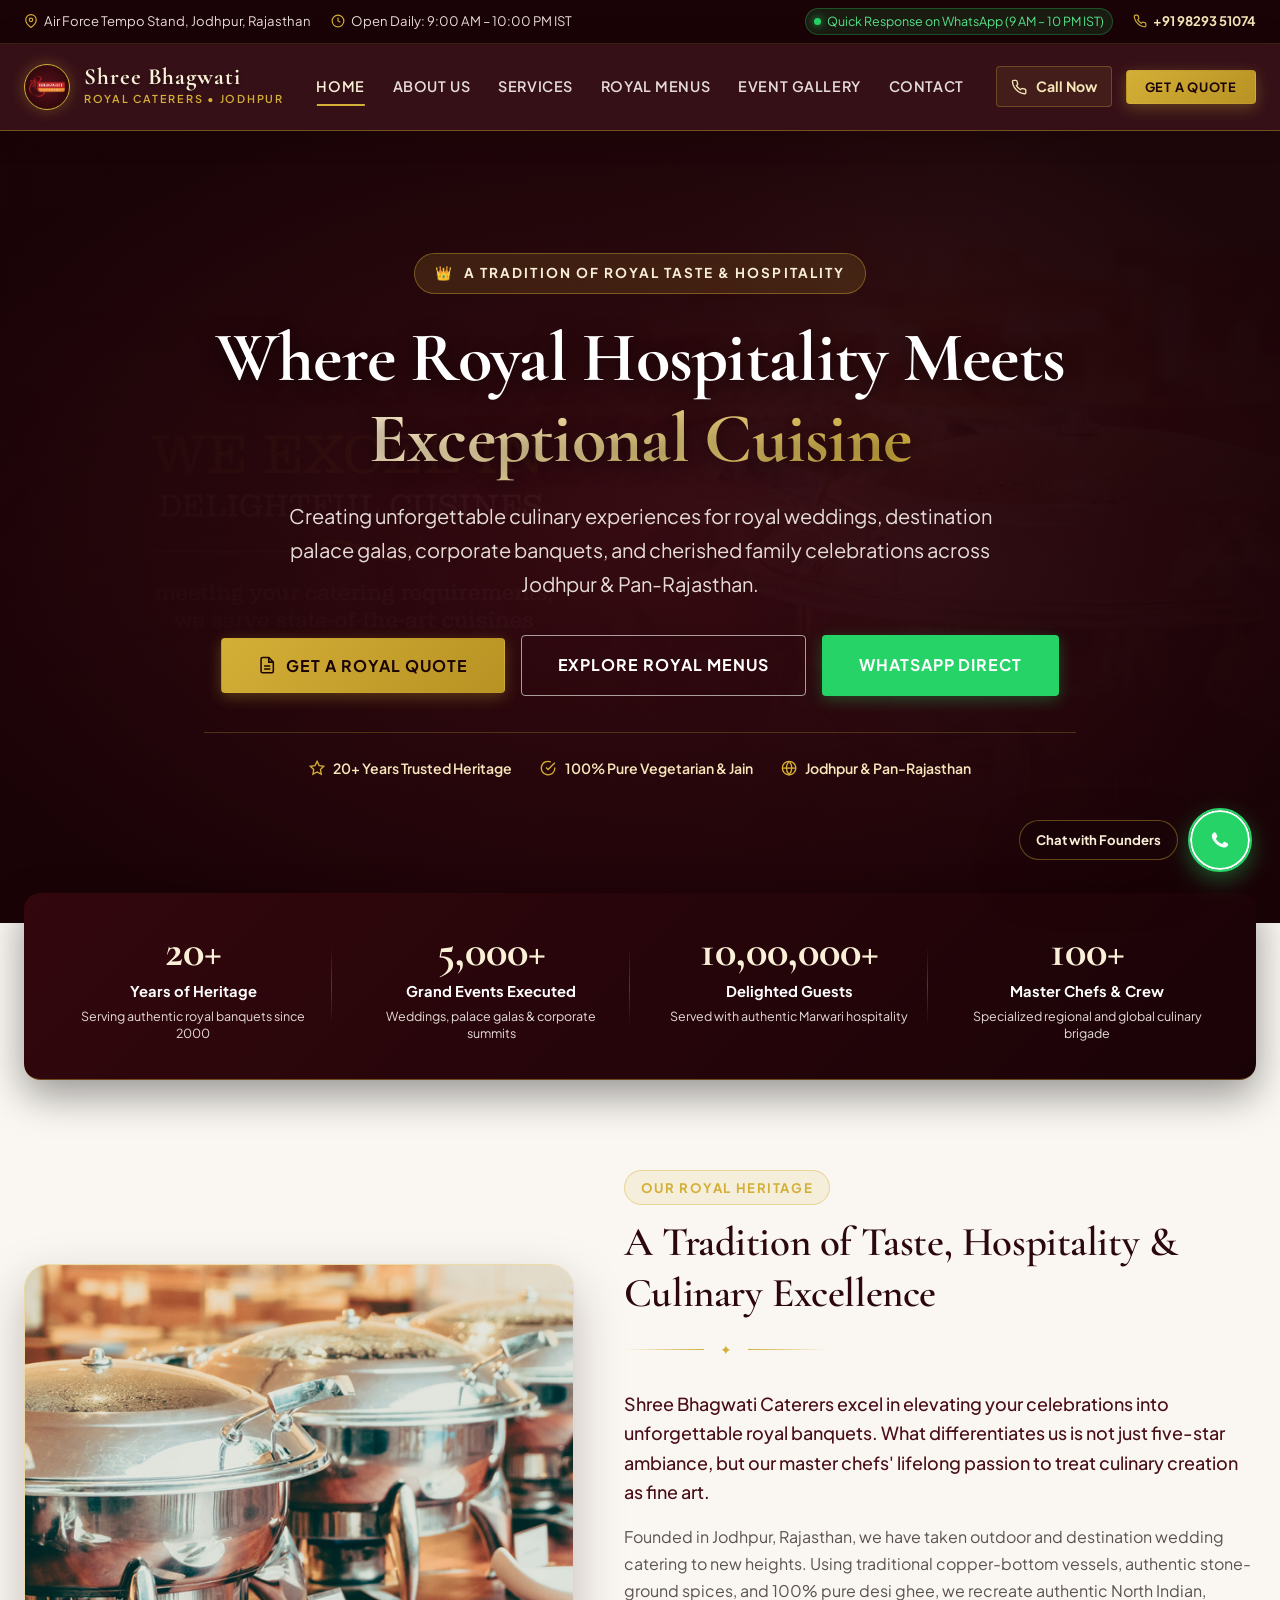
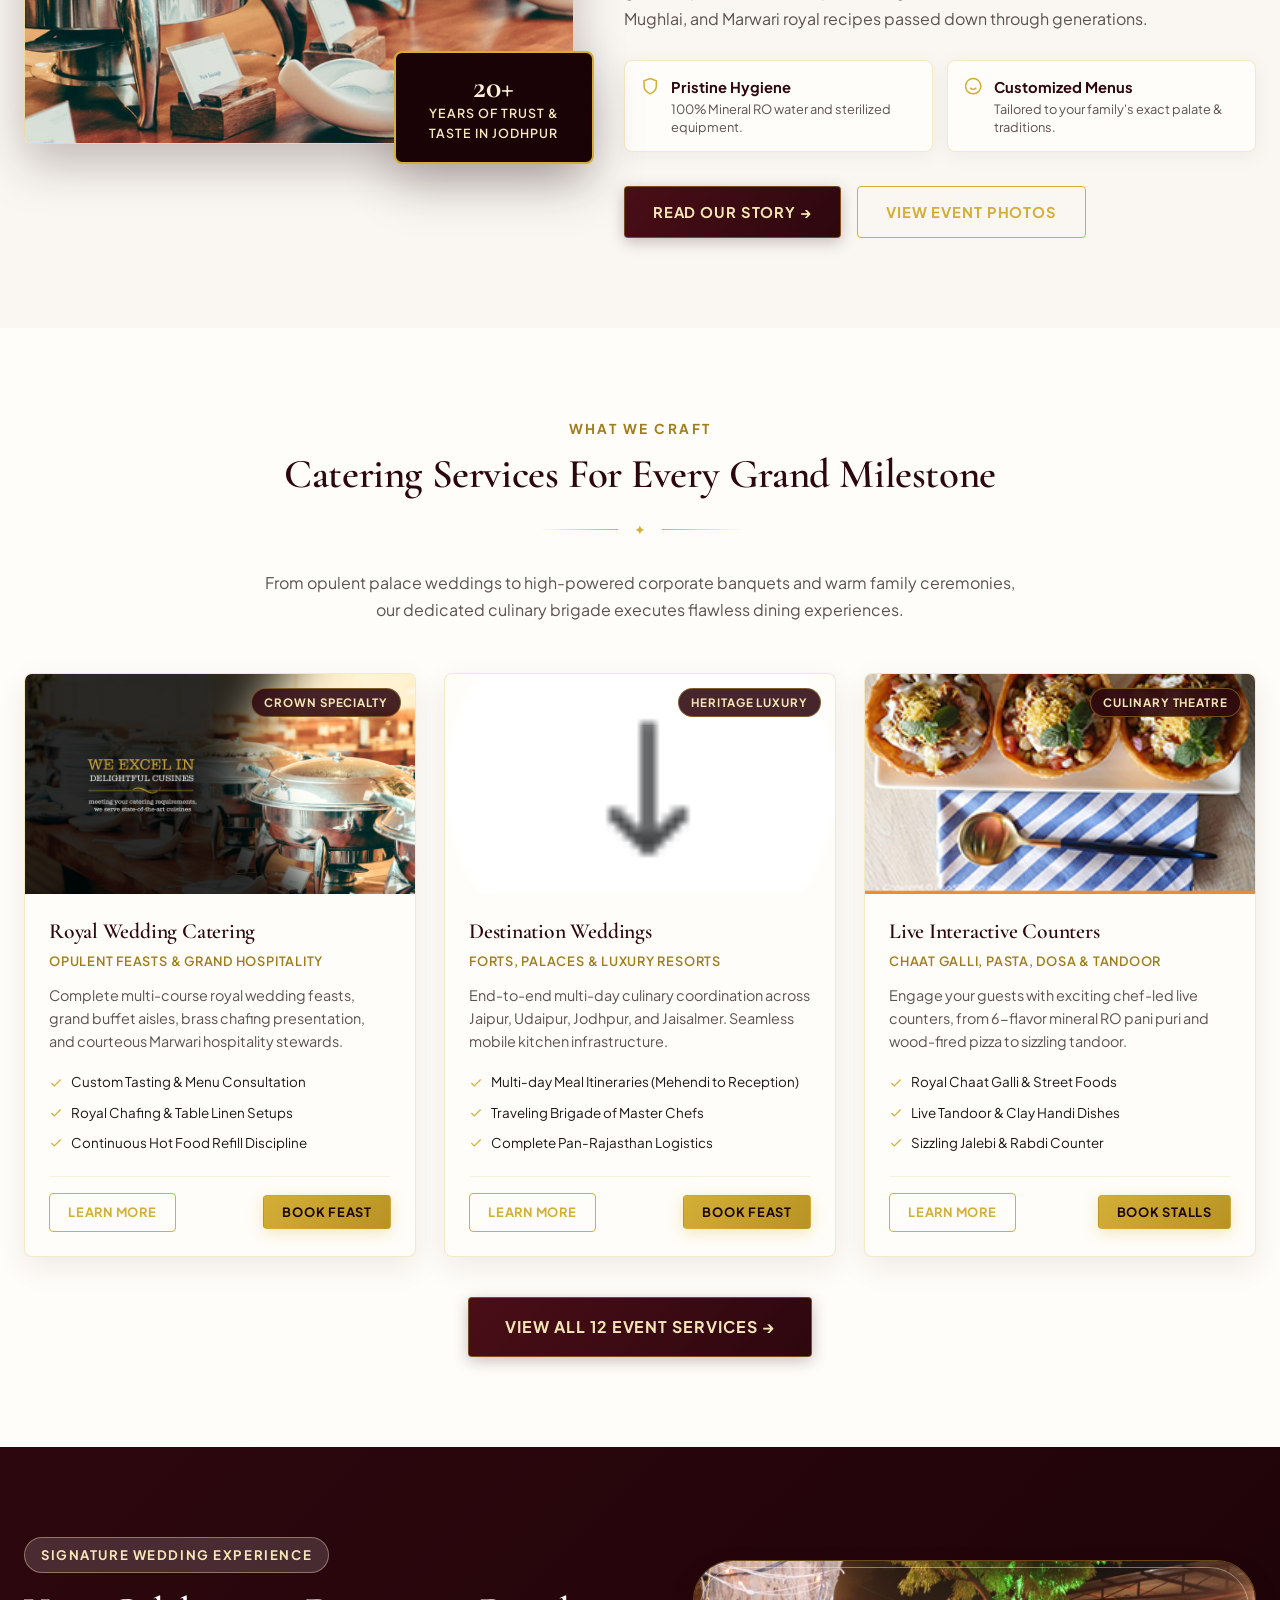
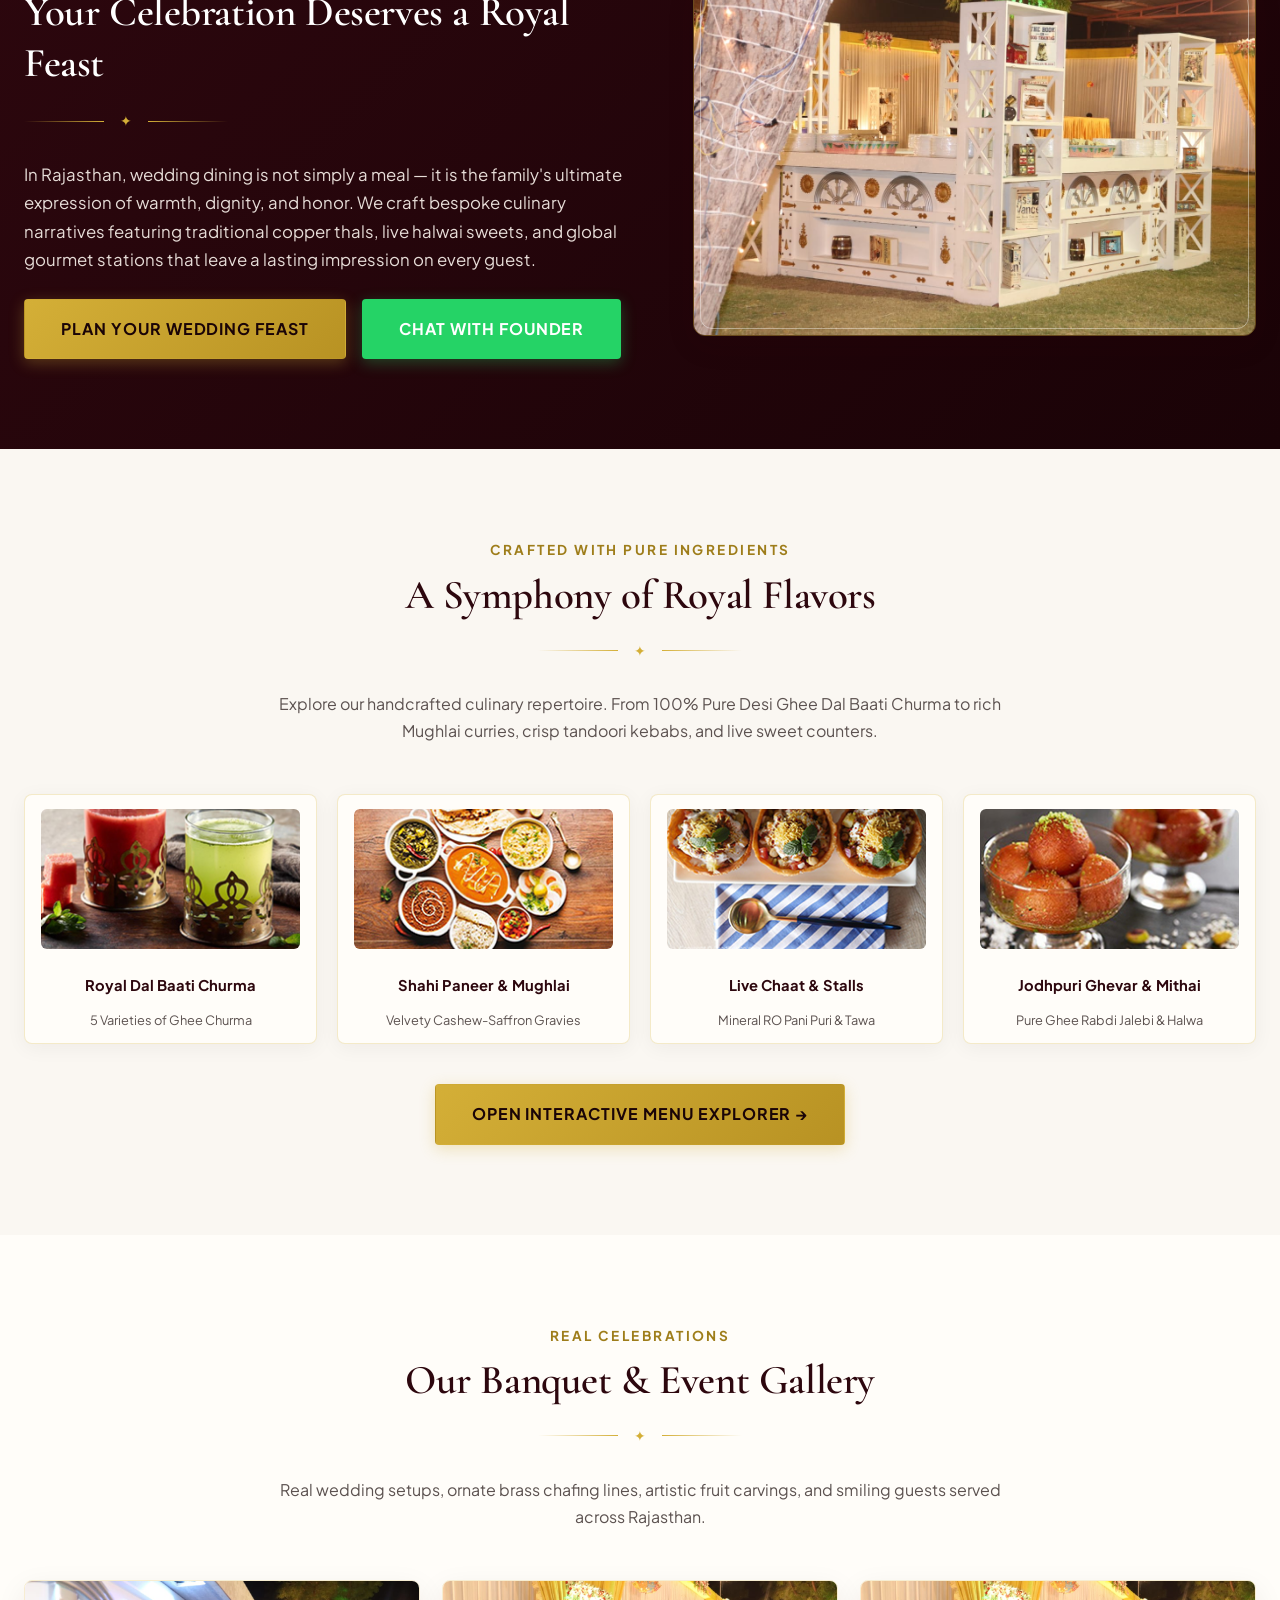
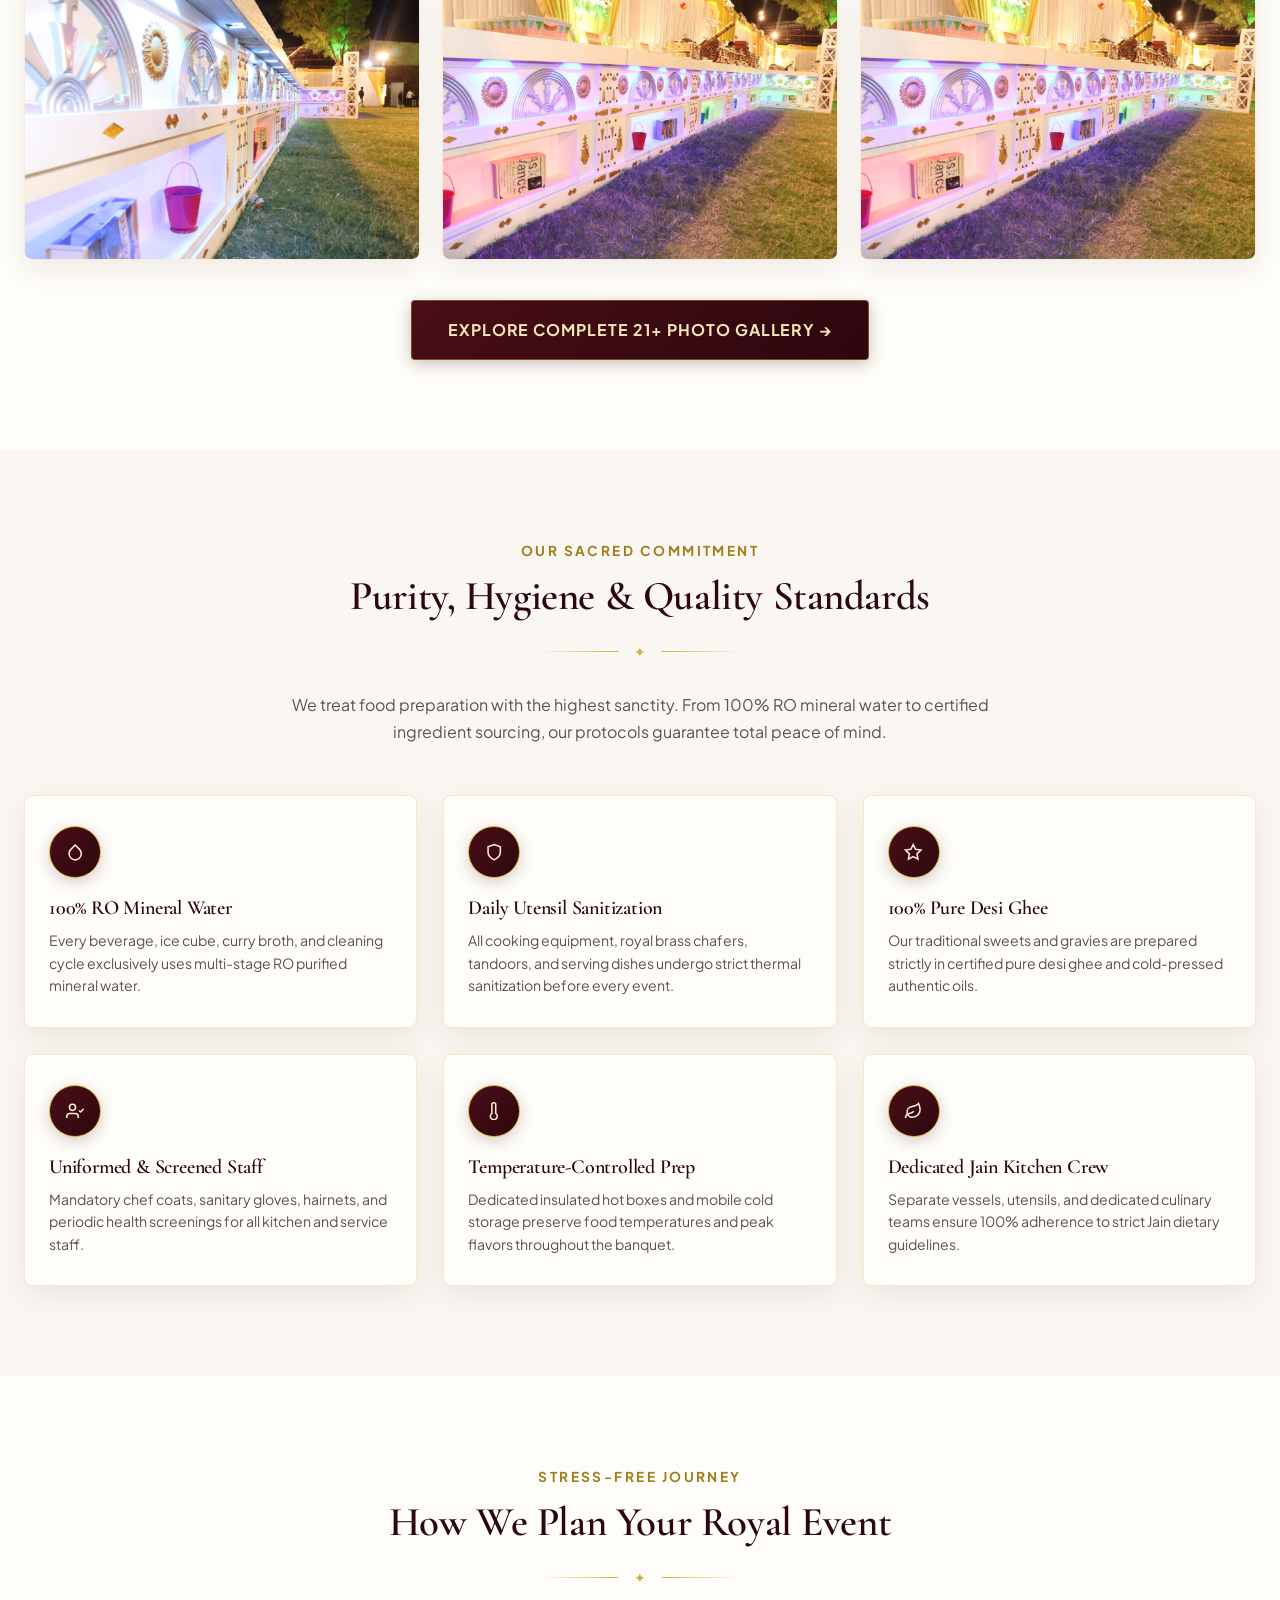
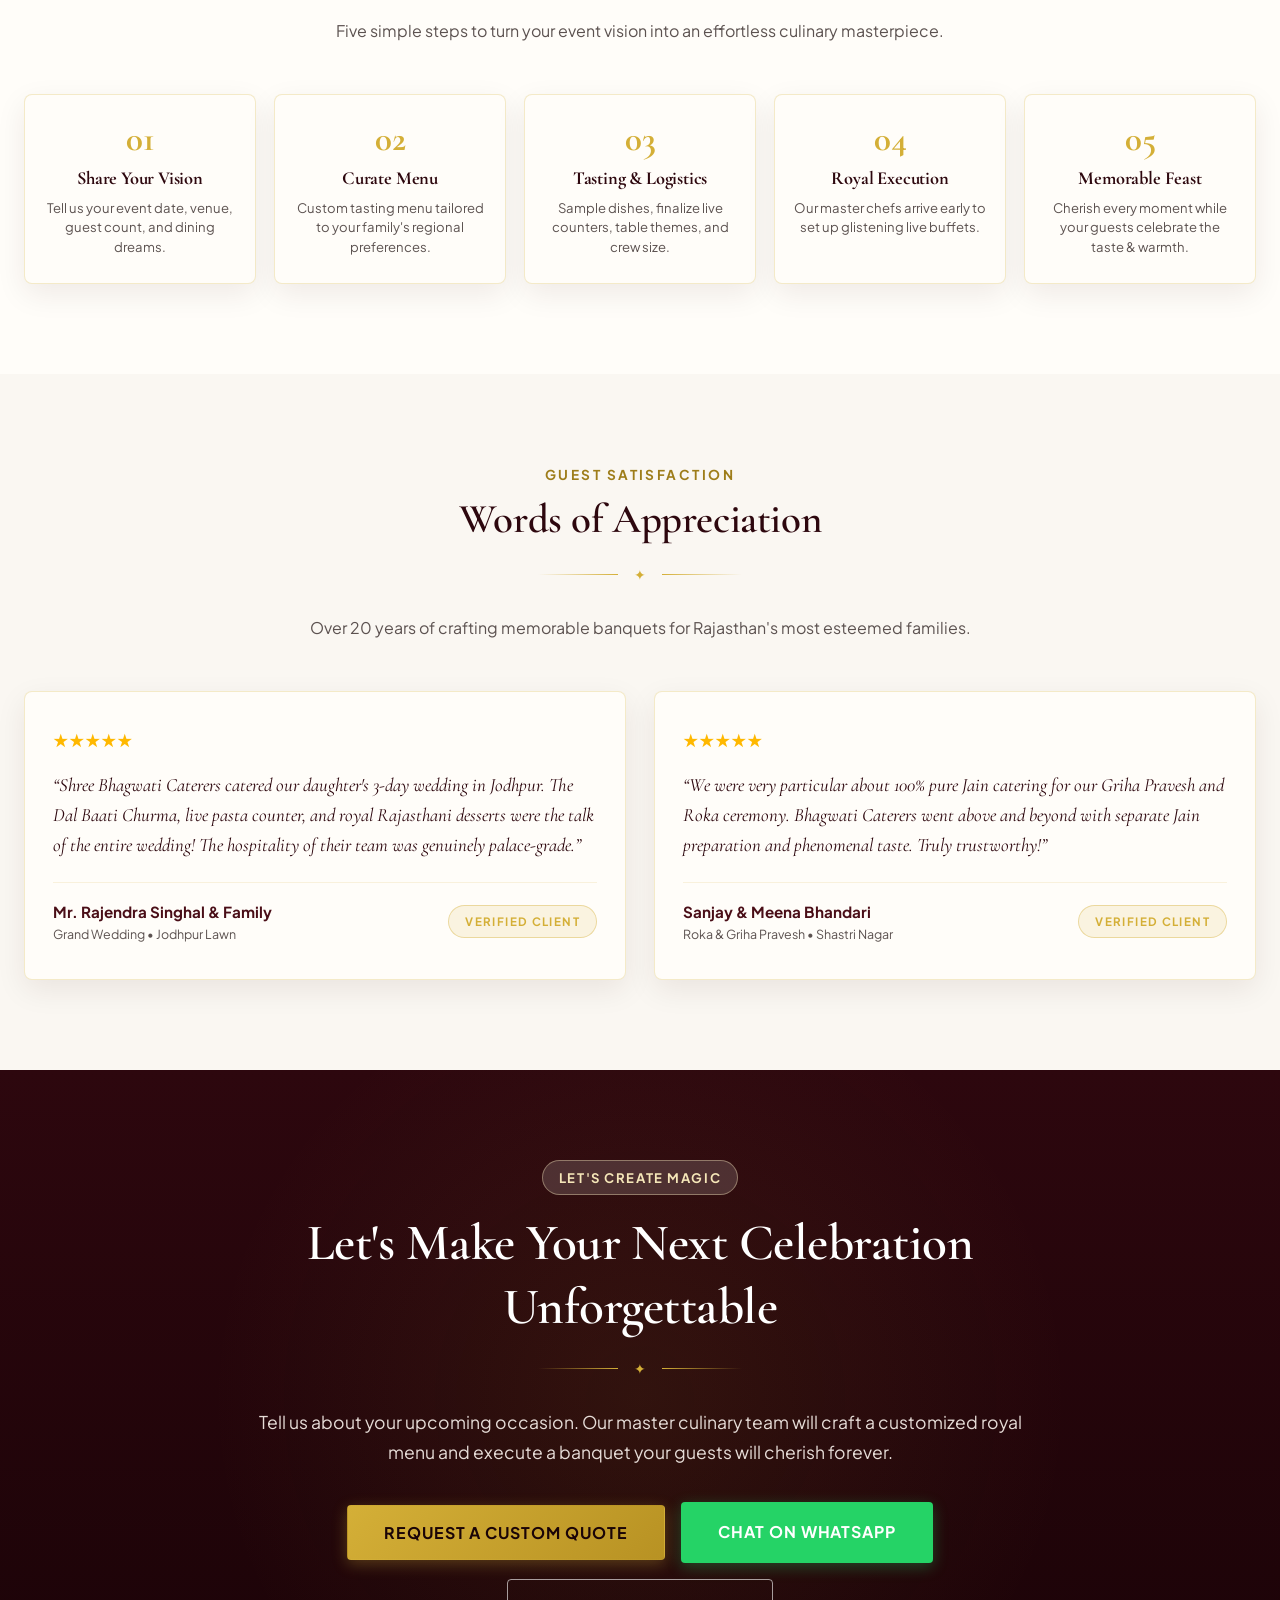
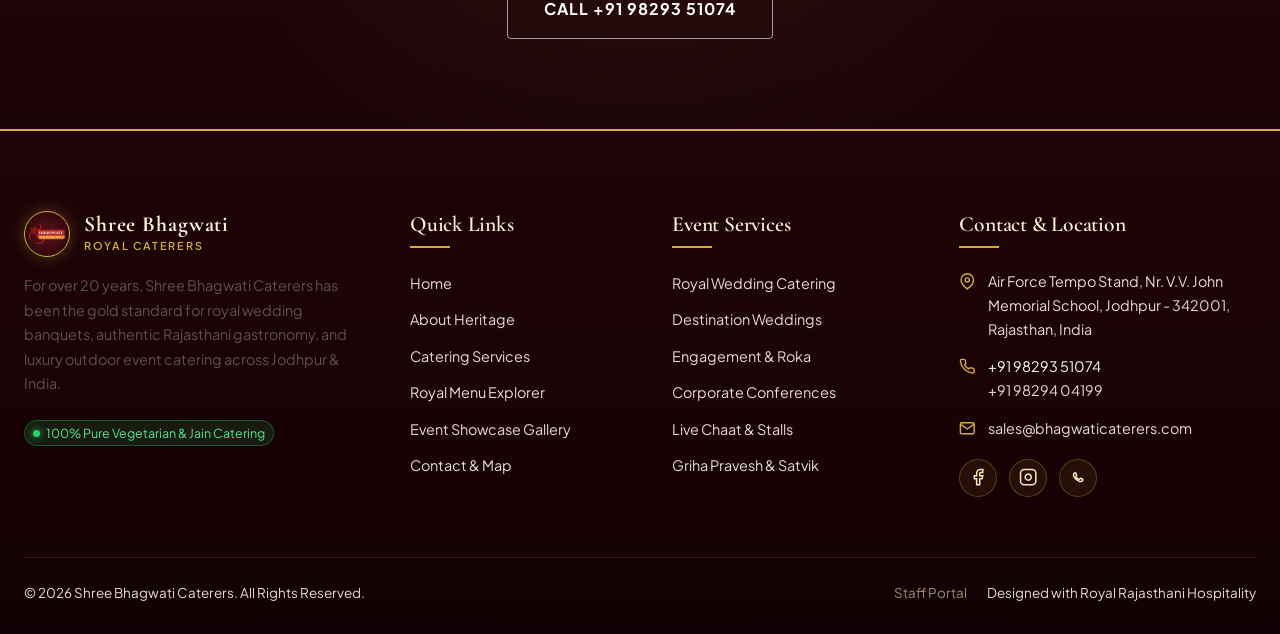
<file: index.html>
<!DOCTYPE html>
<html lang="en">
<head>
  <meta charset="UTF-8" />
  <meta name="viewport" content="width=device-width, initial-scale=1.0" />
  <title>Shree Bhagwati Caterers — Royal Wedding & Luxury Event Catering in Jodhpur, Rajasthan</title>
  <meta name="description" content="Shree Bhagwati Caterers offers 20+ years of premier royal wedding catering, authentic Rajasthani feasts, live gourmet counters, and luxury banquets across Jodhpur and Rajasthan." />
  <link rel="canonical" href="https://bhagwaticaterers.com/" />
  
  <!-- Open Graph / Facebook -->
  <meta property="og:type" content="website" />
  <meta property="og:url" content="https://bhagwaticaterers.com/" />
  <meta property="og:title" content="Shree Bhagwati Caterers — Royal Wedding & Luxury Event Catering" />
  <meta property="og:description" content="20+ Years of culinary excellence. Royal Rajasthani cuisine, live counters, and grand wedding banquets." />
  <meta property="og:image" content="https://bhagwaticaterers.com/assets/images/bnr2b.jpg" />

  <!-- Twitter -->
  <meta property="twitter:card" content="summary_large_image" />
  <meta property="twitter:title" content="Shree Bhagwati Caterers — Royal Catering Rajasthan" />
  <meta property="twitter:description" content="Experience authentic Marwari royal hospitality and extraordinary multi-cuisine banquets." />
  <meta property="twitter:image" content="https://bhagwaticaterers.com/assets/images/bnr2b.jpg" />

  <!-- Preconnect & Fonts -->
  <link rel="preconnect" href="https://fonts.googleapis.com" />
  <link rel="preconnect" href="https://fonts.gstatic.com" crossorigin />
  
  <!-- Stylesheets -->
  <link rel="stylesheet" href="assets/css/royal-theme.css" />
  <link rel="stylesheet" href="assets/css/components.css" />
  <link rel="stylesheet" href="assets/css/responsive.css" />

  <!-- Schema.org JSON-LD Structured Data -->
  <script type="application/ld+json">
  {
    "@context": "https://schema.org",
    "@type": "CateringService",
    "name": "Shree Bhagwati Caterers",
    "image": "https://bhagwaticaterers.com/assets/images/bnr2b.jpg",
    "@id": "https://bhagwaticaterers.com",
    "url": "https://bhagwaticaterers.com",
    "telephone": "+919829351074",
    "email": "sales@bhagwaticaterers.com",
    "priceRange": "$$",
    "address": {
      "@type": "PostalAddress",
      "streetAddress": "Air Force Tempo Stand, Nr. V.V. John Memorial School",
      "addressLocality": "Jodhpur",
      "addressRegion": "Rajasthan",
      "postalCode": "342001",
      "addressCountry": "IN"
    },
    "geo": {
      "@type": "GeoCoordinates",
      "latitude": 26.2625,
      "longitude": 73.0450
    },
    "openingHoursSpecification": {
      "@type": "OpeningHoursSpecification",
      "dayOfWeek": ["Monday", "Tuesday", "Wednesday", "Thursday", "Friday", "Saturday", "Sunday"],
      "opens": "09:00",
      "closes": "22:00"
    },
    "servesCuisine": ["Rajasthani", "North Indian", "Mughlai", "Continental", "Chaat", "Pure Vegetarian", "Jain"],
    "description": "Premier royal wedding and event catering service based in Jodhpur, Rajasthan with 20+ years of heritage."
  }
  </script>
</head>
<body>

  <!-- Accessible Skip Link -->
  <a href="#mainContent" class="skip-link">Skip to Main Content</a>

  <!-- Utility Announcement Bar -->
  <aside class="utility-top-bar" aria-label="Quick Contact Information">
    <div class="container utility-inner">
      <div class="utility-left">
        <span class="utility-item">
          <svg class="icon-inline" viewBox="0 0 24 24"><path d="M21 10c0 7-9 13-9 13s-9-6-9-13a9 9 0 0 1 18 0z"/><circle cx="12" cy="10" r="3"/></svg>
          Air Force Tempo Stand, Jodhpur, Rajasthan
        </span>
        <span class="utility-item">
          <svg class="icon-inline" viewBox="0 0 24 24"><circle cx="12" cy="12" r="10"/><polyline points="12 6 12 12 16 14"/></svg>
          Open Daily: 9:00 AM – 10:00 PM IST
        </span>
      </div>
      <div class="utility-right">
        <span class="badge-pulse">
          <span class="pulse-dot"></span>
          Quick Response on WhatsApp (9 AM – 10 PM IST)
        </span>
        <a href="tel:919829351074" class="utility-item" style="font-weight: 700; color: var(--gold-light);">
          <svg class="icon-inline" viewBox="0 0 24 24"><path d="M22 16.92v3a2 2 0 0 1-2.18 2 19.79 19.79 0 0 1-8.63-3.07 19.5 19.5 0 0 1-6-6 19.79 19.79 0 0 1-3.07-8.67A2 2 0 0 1 4.11 2h3a2 2 0 0 1 2 1.72 12.84 12.84 0 0 0 .7 2.81 2 2 0 0 1-.45 2.11L8.09 9.91a16 16 0 0 0 6 6l1.27-1.27a2 2 0 0 1 2.11-.45 12.84 12.84 0 0 0 2.81.7A2 2 0 0 1 22 16.92z"/></svg>
          +91 98293 51074
        </a>
      </div>
    </div>
  </aside>

  <!-- Sticky Luxury Header Navigation -->
  <header class="royal-header" role="banner">
    <div class="container navbar-container">
      <!-- Brand Logo -->
      <a href="index.html" class="brand-logo" aria-label="Shree Bhagwati Caterers Homepage">
        <div class="brand-crest">
          <img src="assets/images/web-logo.png" alt="Shree Bhagwati Caterers Logo" width="46" height="46" />
        </div>
        <div class="brand-text">
          <span class="brand-title">Shree Bhagwati</span>
          <span class="brand-subtitle">Royal Caterers • Jodhpur</span>
        </div>
      </a>

      <!-- Desktop Nav Menu -->
      <nav class="nav-menu" role="navigation" aria-label="Primary Navigation">
        <a href="index.html" class="nav-link active">Home</a>
        <a href="about.html" class="nav-link">About Us</a>
        <a href="services.html" class="nav-link">Services</a>
        <a href="menu.html" class="nav-link">Royal Menus</a>
        <a href="gallery.html" class="nav-link">Event Gallery</a>
        <a href="contact.html" class="nav-link">Contact</a>
      </nav>

      <!-- Nav Actions -->
      <div class="nav-actions">
        <a href="tel:919829351074" class="nav-phone-btn" aria-label="Call Shree Bhagwati Caterers">
          <svg class="icon-inline" viewBox="0 0 24 24"><path d="M22 16.92v3a2 2 0 0 1-2.18 2 19.79 19.79 0 0 1-8.63-3.07 19.5 19.5 0 0 1-6-6 19.79 19.79 0 0 1-3.07-8.67A2 2 0 0 1 4.11 2h3a2 2 0 0 1 2 1.72 12.84 12.84 0 0 0 .7 2.81 2 2 0 0 1-.45 2.11L8.09 9.91a16 16 0 0 0 6 6l1.27-1.27a2 2 0 0 1 2.11-.45 12.84 12.84 0 0 0 2.81.7A2 2 0 0 1 22 16.92z"/></svg>
          <span>Call Now</span>
        </a>
        <button type="button" class="btn btn-gold btn-sm" data-open-quote-modal>
          Get A Quote
        </button>
        <button type="button" class="mobile-nav-toggle" aria-label="Open mobile navigation menu">
          <svg class="icon-inline" viewBox="0 0 24 24"><line x1="3" y1="12" x2="21" y2="12"/><line x1="3" y1="6" x2="21" y2="6"/><line x1="3" y1="18" x2="21" y2="18"/></svg>
        </button>
      </div>
    </div>
  </header>

  <!-- Mobile Drawer -->
  <div class="mobile-drawer-overlay"></div>
  <aside class="mobile-nav-drawer" role="dialog" aria-modal="true" aria-label="Mobile Menu">
    <div>
      <div class="drawer-header">
        <div class="brand-text">
          <span class="brand-title" style="font-size: 1.3rem;">Shree Bhagwati</span>
          <span class="brand-subtitle">Royal Caterers</span>
        </div>
        <button type="button" class="drawer-close-btn" aria-label="Close menu">
          <svg class="icon-inline" viewBox="0 0 24 24"><line x1="18" y1="6" x2="6" y2="18"/><line x1="6" y1="6" x2="18" y2="18"/></svg>
        </button>
      </div>
      <ul class="drawer-menu">
        <li><a href="index.html" class="drawer-link active">Home</a></li>
        <li><a href="about.html" class="drawer-link">About Heritage</a></li>
        <li><a href="services.html" class="drawer-link">Event Services</a></li>
        <li><a href="menu.html" class="drawer-link">Royal Menus</a></li>
        <li><a href="gallery.html" class="drawer-link">Event Gallery</a></li>
        <li><a href="contact.html" class="drawer-link">Contact & Location</a></li>
        <li><a href="admin.html" class="drawer-link" style="font-size: 1rem; color: var(--gold-dark); opacity: 0.7;">Owner Portal</a></li>
      </ul>
    </div>
    <div class="drawer-footer">
      <button type="button" class="btn btn-gold" style="width: 100%;" data-open-quote-modal>Request A Quote</button>
      <a href="https://wa.me/919829351074" target="_blank" rel="noopener" class="btn btn-whatsapp" style="width: 100%;">
        WhatsApp Founders
      </a>
      <p style="font-size: 0.78rem; text-align: center; color: var(--text-gold-light);">
        Air Force Tempo Stand, Jodhpur • +91 98293 51074
      </p>
    </div>
  </aside>

  <!-- Main Page Content -->
  <main id="mainContent">

    <!-- 1. Cinematic Royal Hero -->
    <section class="hero-royal" aria-labelledby="heroTitle">
      <div class="hero-backdrop">
        <img src="assets/images/bnr2b.jpg" alt="Royal Indian Wedding Banquet Catering by Bhagwati Caterers" fetchpriority="high" decoding="async" width="1920" height="1080" />
      </div>
      <div class="container hero-content">
        <div class="hero-crest-badge">
          <span>👑</span>
          <span>A Tradition of Royal Taste &amp; Hospitality</span>
        </div>
        <h1 id="heroTitle" class="hero-headline">
          Where Royal Hospitality Meets <span class="highlight-gold">Exceptional Cuisine</span>
        </h1>
        <p class="hero-description">
          Creating unforgettable culinary experiences for royal weddings, destination palace galas, corporate banquets, and cherished family celebrations across Jodhpur &amp; Pan-Rajasthan.
        </p>
        <div class="hero-actions">
          <button type="button" class="btn btn-gold btn-lg" data-open-quote-modal>
            <svg class="icon-inline" viewBox="0 0 24 24"><path d="M14 2H6a2 2 0 0 0-2 2v16a2 2 0 0 0 2 2h12a2 2 0 0 0 2-2V8z"/><polyline points="14 2 14 8 20 8"/><line x1="16" y1="13" x2="8" y2="13"/><line x1="16" y1="17" x2="8" y2="17"/></svg>
            Get A Royal Quote
          </button>
          <a href="menu.html" class="btn btn-outline-white btn-lg">
            Explore Royal Menus
          </a>
          <a href="https://wa.me/919829351074?text=Hello%20Bhagwati%20Caterers%2C%20I%20would%20like%20to%20enquire%20about%20catering%20for%20my%20event." target="_blank" rel="noopener" class="btn btn-whatsapp btn-lg">
            WhatsApp Direct
          </a>
        </div>
        <div class="hero-trust-bar">
          <span class="hero-trust-item">
            <svg class="icon-inline" viewBox="0 0 24 24"><path d="M12 2l3.09 6.26L22 9.27l-5 4.87 1.18 6.88L12 17.77l-6.18 3.25L7 14.14 2 9.27l6.91-1.01L12 2z"/></svg>
            20+ Years Trusted Heritage
          </span>
          <span class="hero-trust-item">
            <svg class="icon-inline" viewBox="0 0 24 24"><path d="M22 11.08V12a10 10 0 1 1-5.93-9.14"/><polyline points="22 4 12 14.01 9 11.01"/></svg>
            100% Pure Vegetarian &amp; Jain
          </span>
          <span class="hero-trust-item">
            <svg class="icon-inline" viewBox="0 0 24 24"><circle cx="12" cy="12" r="10"/><path d="M12 2a14.5 14.5 0 0 0 0 20 14.5 14.5 0 0 0 0-20"/><path d="M2 12h20"/></svg>
            Jodhpur &amp; Pan-Rajasthan
          </span>
        </div>
      </div>
    </section>

    <!-- 2. Trust Milestone Statistics Bar -->
    <section class="container" style="position: relative; z-index: 4;" aria-label="Key Milestones">
      <div class="stats-bar-section">
        <div class="stats-grid">
          <div class="stat-item">
            <div class="stat-number">20+</div>
            <div class="stat-label">Years of Heritage</div>
            <div class="stat-detail">Serving authentic royal banquets since 2000</div>
          </div>
          <div class="stat-item">
            <div class="stat-number">5,000+</div>
            <div class="stat-label">Grand Events Executed</div>
            <div class="stat-detail">Weddings, palace galas &amp; corporate summits</div>
          </div>
          <div class="stat-item">
            <div class="stat-number">10,00,000+</div>
            <div class="stat-label">Delighted Guests</div>
            <div class="stat-detail">Served with authentic Marwari hospitality</div>
          </div>
          <div class="stat-item">
            <div class="stat-number">100+</div>
            <div class="stat-label">Master Chefs &amp; Crew</div>
            <div class="stat-detail">Specialized regional and global culinary brigade</div>
          </div>
        </div>
      </div>
    </section>

    <!-- 3. About Us Heritage Section -->
    <section class="section-padding bg-ivory" aria-labelledby="aboutHeading">
      <div class="container">
        <div class="about-split-grid">
          <!-- Left Visual -->
          <div class="about-image-wrapper">
            <img src="assets/images/about.jpg" alt="Master Chefs & Banqueting setup of Shree Bhagwati Caterers" class="about-main-image" loading="lazy" width="560" height="480" />
            <div class="about-floating-badge">
              <div class="badge-num">20+</div>
              <div class="badge-text">Years of Trust &amp; Taste in Jodhpur</div>
            </div>
          </div>

          <!-- Right Content -->
          <div class="about-content">
            <span class="royal-badge" style="margin-bottom: 12px;">Our Royal Heritage</span>
            <h2 id="aboutHeading">A Tradition of Taste, Hospitality &amp; Culinary Excellence</h2>
            <div class="royal-divider" style="justify-content: flex-start;">
              <span class="crest-icon">✦</span>
            </div>
            <p class="lead-text">
              Shree Bhagwati Caterers excel in elevating your celebrations into unforgettable royal banquets. What differentiates us is not just five-star ambiance, but our master chefs' lifelong passion to treat culinary creation as fine art.
            </p>
            <p>
              Founded in Jodhpur, Rajasthan, we have taken outdoor and destination wedding catering to new heights. Using traditional copper-bottom vessels, authentic stone-ground spices, and 100% pure desi ghee, we recreate authentic North Indian, Mughlai, and Marwari royal recipes passed down through generations.
            </p>

            <div class="about-feature-pills">
              <div class="feature-pill">
                <svg class="icon-inline" viewBox="0 0 24 24"><path d="M12 22s8-4 8-10V5l-8-3-8 3v7c0 6 8 10 8 10z"/></svg>
                <div>
                  <div class="feature-pill-title">Pristine Hygiene</div>
                  <div class="feature-pill-desc">100% Mineral RO water and sterilized equipment.</div>
                </div>
              </div>
              <div class="feature-pill">
                <svg class="icon-inline" viewBox="0 0 24 24"><circle cx="12" cy="12" r="10"/><path d="M8 14s1.5 2 4 2 4-2 4-2"/><line x1="9" y1="9" x2="9.01" y2="9"/><line x1="15" y1="9" x2="15.01" y2="9"/></svg>
                <div>
                  <div class="feature-pill-title">Customized Menus</div>
                  <div class="feature-pill-desc">Tailored to your family's exact palate &amp; traditions.</div>
                </div>
              </div>
            </div>

            <div style="display: flex; gap: 16px; flex-wrap: wrap;">
              <a href="about.html" class="btn btn-maroon">
                Read Our Story &rarr;
              </a>
              <a href="gallery.html" class="btn btn-outline-gold">
                View Event Photos
              </a>
            </div>
          </div>
        </div>
      </div>
    </section>

    <!-- 4. Featured Services Grid -->
    <section class="section-padding bg-surface" aria-labelledby="servicesHeading">
      <div class="container">
        <div class="section-header">
          <span class="section-subtitle">What We Craft</span>
          <h2 id="servicesHeading">Catering Services For Every Grand Milestone</h2>
          <div class="royal-divider">
            <span class="crest-icon">✦</span>
          </div>
          <p>
            From opulent palace weddings to high-powered corporate banquets and warm family ceremonies, our dedicated culinary brigade executes flawless dining experiences.
          </p>
        </div>

        <div class="services-grid">
          <!-- Card 1 -->
          <article class="service-card">
            <div class="service-card-media">
              <img src="assets/images/bnr2b.jpg" alt="Royal Wedding Catering in Jodhpur" loading="lazy" width="400" height="220" />
              <span class="service-card-tag">Crown Specialty</span>
            </div>
            <div class="service-card-body">
              <h3>Royal Wedding Catering</h3>
              <span class="service-card-subtitle">Opulent Feasts &amp; Grand Hospitality</span>
              <p class="service-card-desc">Complete multi-course royal wedding feasts, grand buffet aisles, brass chafing presentation, and courteous Marwari hospitality stewards.</p>
              <ul class="service-features-list">
                <li><svg class="icon-inline" viewBox="0 0 24 24"><polyline points="20 6 9 17 4 12"/></svg> Custom Tasting &amp; Menu Consultation</li>
                <li><svg class="icon-inline" viewBox="0 0 24 24"><polyline points="20 6 9 17 4 12"/></svg> Royal Chafing &amp; Table Linen Setups</li>
                <li><svg class="icon-inline" viewBox="0 0 24 24"><polyline points="20 6 9 17 4 12"/></svg> Continuous Hot Food Refill Discipline</li>
              </ul>
              <div class="service-card-footer">
                <a href="services.html#wedding" class="btn btn-sm btn-outline-gold">Learn More</a>
                <button type="button" class="btn btn-sm btn-gold" data-open-quote-modal data-event-type="Wedding">Book Feast</button>
              </div>
            </div>
          </article>

          <!-- Card 2 -->
          <article class="service-card">
            <div class="service-card-media">
              <img src="assets/images/home_weddingdresses_slider_pic2.png" alt="Destination Palace Weddings in Rajasthan" loading="lazy" width="400" height="220" />
              <span class="service-card-tag">Heritage Luxury</span>
            </div>
            <div class="service-card-body">
              <h3>Destination Weddings</h3>
              <span class="service-card-subtitle">Forts, Palaces &amp; Luxury Resorts</span>
              <p class="service-card-desc">End-to-end multi-day culinary coordination across Jaipur, Udaipur, Jodhpur, and Jaisalmer. Seamless mobile kitchen infrastructure.</p>
              <ul class="service-features-list">
                <li><svg class="icon-inline" viewBox="0 0 24 24"><polyline points="20 6 9 17 4 12"/></svg> Multi-day Meal Itineraries (Mehendi to Reception)</li>
                <li><svg class="icon-inline" viewBox="0 0 24 24"><polyline points="20 6 9 17 4 12"/></svg> Traveling Brigade of Master Chefs</li>
                <li><svg class="icon-inline" viewBox="0 0 24 24"><polyline points="20 6 9 17 4 12"/></svg> Complete Pan-Rajasthan Logistics</li>
              </ul>
              <div class="service-card-footer">
                <a href="services.html#destination-wedding" class="btn btn-sm btn-outline-gold">Learn More</a>
                <button type="button" class="btn btn-sm btn-gold" data-open-quote-modal data-event-type="Destination Wedding">Book Feast</button>
              </div>
            </div>
          </article>

          <!-- Card 3 -->
          <article class="service-card">
            <div class="service-card-media">
              <img src="assets/images/Stalls.jpg" alt="Live Interactive Food Counters" loading="lazy" width="400" height="220" />
              <span class="service-card-tag">Culinary Theatre</span>
            </div>
            <div class="service-card-body">
              <h3>Live Interactive Counters</h3>
              <span class="service-card-subtitle">Chaat Galli, Pasta, Dosa &amp; Tandoor</span>
              <p class="service-card-desc">Engage your guests with exciting chef-led live counters, from 6-flavor mineral RO pani puri and wood-fired pizza to sizzling tandoor.</p>
              <ul class="service-features-list">
                <li><svg class="icon-inline" viewBox="0 0 24 24"><polyline points="20 6 9 17 4 12"/></svg> Royal Chaat Galli &amp; Street Foods</li>
                <li><svg class="icon-inline" viewBox="0 0 24 24"><polyline points="20 6 9 17 4 12"/></svg> Live Tandoor &amp; Clay Handi Dishes</li>
                <li><svg class="icon-inline" viewBox="0 0 24 24"><polyline points="20 6 9 17 4 12"/></svg> Sizzling Jalebi &amp; Rabdi Counter</li>
              </ul>
              <div class="service-card-footer">
                <a href="services.html#live-counters" class="btn btn-sm btn-outline-gold">Learn More</a>
                <button type="button" class="btn btn-sm btn-gold" data-open-quote-modal data-event-type="Live Counters">Book Stalls</button>
              </div>
            </div>
          </article>
        </div>

        <div style="text-align: center; margin-top: 40px;">
          <a href="services.html" class="btn btn-maroon btn-lg">
            View All 12 Event Services &rarr;
          </a>
        </div>
      </div>
    </section>

    <!-- 5. Royal Wedding Experience Feature Banner -->
    <section class="section-padding bg-royal-maroon" aria-labelledby="weddingExpHeading">
      <div class="container">
        <div style="display: grid; grid-template-columns: 1.1fr 1fr; gap: 50px; align-items: center;">
          <div>
            <span class="royal-badge light" style="margin-bottom: 14px;">Signature Wedding Experience</span>
            <h2 id="weddingExpHeading" style="color: #FFFFFF; margin-bottom: 20px;">
              Your Celebration Deserves a Royal Feast
            </h2>
            <div class="royal-divider" style="justify-content: flex-start;">
              <span class="crest-icon">✦</span>
            </div>
            <p style="color: var(--text-on-dark-muted); font-size: 1.05rem; margin-bottom: 24px; line-height: 1.7;">
              In Rajasthan, wedding dining is not simply a meal — it is the family's ultimate expression of warmth, dignity, and honor. We craft bespoke culinary narratives featuring traditional copper thals, live halwai sweets, and global gourmet stations that leave a lasting impression on every guest.
            </p>
            <div style="display: flex; gap: 16px; flex-wrap: wrap;">
              <button type="button" class="btn btn-gold btn-lg" data-open-quote-modal data-event-type="Wedding">
                Plan Your Wedding Feast
              </button>
              <a href="https://wa.me/919829351074?text=Hello%2C%20I%20want%20to%20plan%20wedding%20catering%20with%20Bhagwati%20Caterers." target="_blank" rel="noopener" class="btn btn-whatsapp btn-lg">
                Chat with Founder
              </a>
            </div>
          </div>
          <div class="jharokha-frame">
            <img src="assets/images/18.jpg" alt="Grand Wedding Banquet Buffet in Jodhpur" loading="lazy" width="600" height="420" />
          </div>
        </div>
      </div>
    </section>

    <!-- 6. Interactive Menu Teaser -->
    <section class="section-padding bg-ivory" aria-labelledby="menuTeaserHeading">
      <div class="container">
        <div class="section-header">
          <span class="section-subtitle">Crafted with Pure Ingredients</span>
          <h2 id="menuTeaserHeading">A Symphony of Royal Flavors</h2>
          <div class="royal-divider">
            <span class="crest-icon">✦</span>
          </div>
          <p>
            Explore our handcrafted culinary repertoire. From 100% Pure Desi Ghee Dal Baati Churma to rich Mughlai curries, crisp tandoori kebabs, and live sweet counters.
          </p>
        </div>

        <div style="display: grid; grid-template-columns: repeat(4, 1fr); gap: 20px; margin-bottom: 40px;">
          <div class="feature-pill" style="flex-direction: column; text-align: center; align-items: center;">
            <img src="assets/images/Welcome-Menu.jpg" style="width: 100%; height: 140px; object-fit: cover; border-radius: 6px; margin-bottom: 12px;" alt="Rajasthani Dal Baati Churma" />
            <div class="feature-pill-title">Royal Dal Baati Churma</div>
            <div class="feature-pill-desc">5 Varieties of Ghee Churma</div>
          </div>
          <div class="feature-pill" style="flex-direction: column; text-align: center; align-items: center;">
            <img src="assets/images/Main-Course.jpg" style="width: 100%; height: 140px; object-fit: cover; border-radius: 6px; margin-bottom: 12px;" alt="Shahi Paneer Lababdar" />
            <div class="feature-pill-title">Shahi Paneer &amp; Mughlai</div>
            <div class="feature-pill-desc">Velvety Cashew-Saffron Gravies</div>
          </div>
          <div class="feature-pill" style="flex-direction: column; text-align: center; align-items: center;">
            <img src="assets/images/Stalls.jpg" style="width: 100%; height: 140px; object-fit: cover; border-radius: 6px; margin-bottom: 12px;" alt="Live Street Chaat" />
            <div class="feature-pill-title">Live Chaat &amp; Stalls</div>
            <div class="feature-pill-desc">Mineral RO Pani Puri &amp; Tawa</div>
          </div>
          <div class="feature-pill" style="flex-direction: column; text-align: center; align-items: center;">
            <img src="assets/images/Dessert.jpg" style="width: 100%; height: 140px; object-fit: cover; border-radius: 6px; margin-bottom: 12px;" alt="Ghevar & Rabdi Jalebi" />
            <div class="feature-pill-title">Jodhpuri Ghevar &amp; Mithai</div>
            <div class="feature-pill-desc">Pure Ghee Rabdi Jalebi &amp; Halwa</div>
          </div>
        </div>

        <div style="text-align: center;">
          <a href="menu.html" class="btn btn-gold btn-lg">
            Open Interactive Menu Explorer &rarr;
          </a>
        </div>
      </div>
    </section>

    <!-- 7. Verified Event Gallery Showcase -->
    <section class="section-padding bg-surface" aria-labelledby="galleryHeading">
      <div class="container">
        <div class="section-header">
          <span class="section-subtitle">Real Celebrations</span>
          <h2 id="galleryHeading">Our Banquet &amp; Event Gallery</h2>
          <div class="royal-divider">
            <span class="crest-icon">✦</span>
          </div>
          <p>
            Real wedding setups, ornate brass chafing lines, artistic fruit carvings, and smiling guests served across Rajasthan.
          </p>
        </div>

        <div class="gallery-grid" style="margin-bottom: 40px;">
          <div class="gallery-card" onclick="location.href='gallery.html'">
            <img src="assets/images/2.jpg" alt="Royal brass chafing buffet line by Bhagwati Caterers" loading="lazy" width="400" height="280" />
            <div class="gallery-card-overlay">
              <h4 class="gallery-card-title">Royal Golden Chafing Line</h4>
              <p class="gallery-card-caption">Wedding Banquet in Jodhpur</p>
            </div>
          </div>
          <div class="gallery-card" onclick="location.href='gallery.html'">
            <img src="assets/images/3.jpg" alt="Palace wedding lawn dining layout" loading="lazy" width="400" height="280" />
            <div class="gallery-card-overlay">
              <h4 class="gallery-card-title">Palace Dining Lawn</h4>
              <p class="gallery-card-caption">Illuminated Wedding Dinner</p>
            </div>
          </div>
          <div class="gallery-card" onclick="location.href='gallery.html'">
            <img src="assets/images/4.jpg" alt="Artisanal fruit carving centerpiece" loading="lazy" width="400" height="280" />
            <div class="gallery-card-overlay">
              <h4 class="gallery-card-title">Artisanal Fruit Sculptures</h4>
              <p class="gallery-card-caption">Handcrafted Welcome Centerpiece</p>
            </div>
          </div>
        </div>

        <div style="text-align: center;">
          <a href="gallery.html" class="btn btn-maroon btn-lg">
            Explore Complete 21+ Photo Gallery &rarr;
          </a>
        </div>
      </div>
    </section>

    <!-- 8. Hygiene & 6-Point Quality Assurance -->
    <section class="section-padding bg-ivory" aria-labelledby="hygieneHeading">
      <div class="container">
        <div class="section-header">
          <span class="section-subtitle">Our Sacred Commitment</span>
          <h2 id="hygieneHeading">Purity, Hygiene &amp; Quality Standards</h2>
          <div class="royal-divider">
            <span class="crest-icon">✦</span>
          </div>
          <p>
            We treat food preparation with the highest sanctity. From 100% RO mineral water to certified ingredient sourcing, our protocols guarantee total peace of mind.
          </p>
        </div>

        <div class="hygiene-grid">
          <div class="hygiene-card">
            <div class="hygiene-icon-circle">
              <svg class="icon-inline" viewBox="0 0 24 24"><path d="M12 2.69l5.66 5.66a8 8 0 1 1-11.31 0z"/></svg>
            </div>
            <h3>100% RO Mineral Water</h3>
            <p>Every beverage, ice cube, curry broth, and cleaning cycle exclusively uses multi-stage RO purified mineral water.</p>
          </div>
          <div class="hygiene-card">
            <div class="hygiene-icon-circle">
              <svg class="icon-inline" viewBox="0 0 24 24"><path d="M12 22s8-4 8-10V5l-8-3-8 3v7c0 6 8 10 8 10z"/></svg>
            </div>
            <h3>Daily Utensil Sanitization</h3>
            <p>All cooking equipment, royal brass chafers, tandoors, and serving dishes undergo strict thermal sanitization before every event.</p>
          </div>
          <div class="hygiene-card">
            <div class="hygiene-icon-circle">
              <svg class="icon-inline" viewBox="0 0 24 24"><polygon points="12 2 15.09 8.26 22 9.27 17 14.14 18.18 21.02 12 17.77 5.82 21.02 7 14.14 2 9.27 8.91 8.26 12 2"/></svg>
            </div>
            <h3>100% Pure Desi Ghee</h3>
            <p>Our traditional sweets and gravies are prepared strictly in certified pure desi ghee and cold-pressed authentic oils.</p>
          </div>
          <div class="hygiene-card">
            <div class="hygiene-icon-circle">
              <svg class="icon-inline" viewBox="0 0 24 24"><path d="M16 21v-2a4 4 0 0 0-4-4H5a4 4 0 0 0-4 4v2"/><circle cx="8.5" cy="7" r="4"/><polyline points="17 11 19 13 23 9"/></svg>
            </div>
            <h3>Uniformed &amp; Screened Staff</h3>
            <p>Mandatory chef coats, sanitary gloves, hairnets, and periodic health screenings for all kitchen and service staff.</p>
          </div>
          <div class="hygiene-card">
            <div class="hygiene-icon-circle">
              <svg class="icon-inline" viewBox="0 0 24 24"><path d="M14 14.76V3.5a2.5 2.5 0 0 0-5 0v11.26a4.5 4.5 0 1 0 5 0z"/></svg>
            </div>
            <h3>Temperature-Controlled Prep</h3>
            <p>Dedicated insulated hot boxes and mobile cold storage preserve food temperatures and peak flavors throughout the banquet.</p>
          </div>
          <div class="hygiene-card">
            <div class="hygiene-icon-circle">
              <svg class="icon-inline" viewBox="0 0 24 24"><path d="M11 20A7 7 0 0 1 9.8 6.1C15.5 5 17 4.48 19 2c1 2 2 4.18 2 8 0 5.5-4.78 10-10 10Z"/><path d="M2 21c0-3 1.85-5.36 5.08-6C9.5 14.52 12 13 13 12"/></svg>
            </div>
            <h3>Dedicated Jain Kitchen Crew</h3>
            <p>Separate vessels, utensils, and dedicated culinary teams ensure 100% adherence to strict Jain dietary guidelines.</p>
          </div>
        </div>
      </div>
    </section>

    <!-- 9. Event Planning Process -->
    <section class="section-padding bg-surface" aria-labelledby="processHeading">
      <div class="container">
        <div class="section-header">
          <span class="section-subtitle">Stress-Free Journey</span>
          <h2 id="processHeading">How We Plan Your Royal Event</h2>
          <div class="royal-divider">
            <span class="crest-icon">✦</span>
          </div>
          <p>
            Five simple steps to turn your event vision into an effortless culinary masterpiece.
          </p>
        </div>

        <div class="process-timeline">
          <div class="process-step-card">
            <div class="process-step-num">01</div>
            <h3 class="process-step-title">Share Your Vision</h3>
            <p class="process-step-desc">Tell us your event date, venue, guest count, and dining dreams.</p>
          </div>
          <div class="process-step-card">
            <div class="process-step-num">02</div>
            <h3 class="process-step-title">Curate Menu</h3>
            <p class="process-step-desc">Custom tasting menu tailored to your family's regional preferences.</p>
          </div>
          <div class="process-step-card">
            <div class="process-step-num">03</div>
            <h3 class="process-step-title">Tasting &amp; Logistics</h3>
            <p class="process-step-desc">Sample dishes, finalize live counters, table themes, and crew size.</p>
          </div>
          <div class="process-step-card">
            <div class="process-step-num">04</div>
            <h3 class="process-step-title">Royal Execution</h3>
            <p class="process-step-desc">Our master chefs arrive early to set up glistening live buffets.</p>
          </div>
          <div class="process-step-card">
            <div class="process-step-num">05</div>
            <h3 class="process-step-title">Memorable Feast</h3>
            <p class="process-step-desc">Cherish every moment while your guests celebrate the taste &amp; warmth.</p>
          </div>
        </div>
      </div>
    </section>

    <!-- 10. Authentic Client Testimonials -->
    <section class="section-padding bg-ivory" aria-labelledby="reviewsHeading">
      <div class="container">
        <div class="section-header">
          <span class="section-subtitle">Guest Satisfaction</span>
          <h2 id="reviewsHeading">Words of Appreciation</h2>
          <div class="royal-divider">
            <span class="crest-icon">✦</span>
          </div>
          <p>
            Over 20 years of crafting memorable banquets for Rajasthan's most esteemed families.
          </p>
        </div>

        <div class="testimonials-grid">
          <div class="testimonial-card">
            <div>
              <div class="testimonial-stars" aria-label="5 stars rating">★★★★★</div>
              <p class="testimonial-quote">
                “Shree Bhagwati Caterers catered our daughter's 3-day wedding in Jodhpur. The Dal Baati Churma, live pasta counter, and royal Rajasthani desserts were the talk of the entire wedding! The hospitality of their team was genuinely palace-grade.”
              </p>
            </div>
            <div class="testimonial-author-box">
              <div>
                <div class="testimonial-name">Mr. Rajendra Singhal &amp; Family</div>
                <div class="testimonial-event">Grand Wedding • Jodhpur Lawn</div>
              </div>
              <span class="royal-badge" style="font-size: 0.72rem;">Verified Client</span>
            </div>
          </div>

          <div class="testimonial-card">
            <div>
              <div class="testimonial-stars" aria-label="5 stars rating">★★★★★</div>
              <p class="testimonial-quote">
                “We were very particular about 100% pure Jain catering for our Griha Pravesh and Roka ceremony. Bhagwati Caterers went above and beyond with separate Jain preparation and phenomenal taste. Truly trustworthy!”
              </p>
            </div>
            <div class="testimonial-author-box">
              <div>
                <div class="testimonial-name">Sanjay &amp; Meena Bhandari</div>
                <div class="testimonial-event">Roka &amp; Griha Pravesh • Shastri Nagar</div>
              </div>
              <span class="royal-badge" style="font-size: 0.72rem;">Verified Client</span>
            </div>
          </div>
        </div>
      </div>
    </section>

    <!-- 11. Final High-Conversion Call To Action -->
    <section class="section-padding bg-royal-pattern" aria-labelledby="ctaHeading">
      <div class="container" style="text-align: center; max-width: 840px;">
        <span class="royal-badge light" style="margin-bottom: 16px;">Let's Create Magic</span>
        <h2 id="ctaHeading" style="color: #FFFFFF; font-size: clamp(2.2rem, 4vw, 3.2rem); margin-bottom: 18px;">
          Let's Make Your Next Celebration Unforgettable
        </h2>
        <div class="royal-divider">
          <span class="crest-icon">✦</span>
        </div>
        <p style="color: var(--text-on-dark-muted); font-size: 1.1rem; margin-bottom: 34px; line-height: 1.7;">
          Tell us about your upcoming occasion. Our master culinary team will craft a customized royal menu and execute a banquet your guests will cherish forever.
        </p>
        <div style="display: flex; align-items: center; justify-content: center; gap: 16px; flex-wrap: wrap;">
          <button type="button" class="btn btn-gold btn-lg" data-open-quote-modal>
            Request A Custom Quote
          </button>
          <a href="https://wa.me/919829351074?text=Hello%20Bhagwati%20Caterers%2C%20I%20would%20like%20to%20plan%20catering%20for%20my%20event." target="_blank" rel="noopener" class="btn btn-whatsapp btn-lg">
            Chat on WhatsApp
          </a>
          <a href="tel:919829351074" class="btn btn-outline-white btn-lg">
            Call +91 98293 51074
          </a>
        </div>
      </div>
    </section>

  </main>

  <!-- Luxury Multi-Column Footer -->
  <footer class="royal-footer" role="contentinfo">
    <div class="container">
      <div class="footer-grid">
        <!-- Col 1: Brand -->
        <div class="footer-col">
          <div class="brand-logo" style="margin-bottom: 14px;">
            <div class="brand-crest">
              <img src="assets/images/web-logo.png" alt="Shree Bhagwati Caterers Logo" width="46" height="46" />
            </div>
            <div class="brand-text">
              <span class="brand-title" style="font-size: 1.35rem;">Shree Bhagwati</span>
              <span class="brand-subtitle">Royal Caterers</span>
            </div>
          </div>
          <p class="footer-brand-desc">
            For over 20 years, Shree Bhagwati Caterers has been the gold standard for royal wedding banquets, authentic Rajasthani gastronomy, and luxury outdoor event catering across Jodhpur &amp; India.
          </p>
          <div class="badge-pulse">
            <span class="pulse-dot"></span>
            100% Pure Vegetarian &amp; Jain Catering
          </div>
        </div>

        <!-- Col 2: Quick Links -->
        <div class="footer-col">
          <h4>Quick Links</h4>
          <ul class="footer-links">
            <li><a href="index.html">Home</a></li>
            <li><a href="about.html">About Heritage</a></li>
            <li><a href="services.html">Catering Services</a></li>
            <li><a href="menu.html">Royal Menu Explorer</a></li>
            <li><a href="gallery.html">Event Showcase Gallery</a></li>
            <li><a href="contact.html">Contact &amp; Map</a></li>
          </ul>
        </div>

        <!-- Col 3: Services -->
        <div class="footer-col">
          <h4>Event Services</h4>
          <ul class="footer-links">
            <li><a href="services.html#wedding">Royal Wedding Catering</a></li>
            <li><a href="services.html#destination-wedding">Destination Weddings</a></li>
            <li><a href="services.html#engagement">Engagement &amp; Roka</a></li>
            <li><a href="services.html#corporate">Corporate Conferences</a></li>
            <li><a href="services.html#live-counters">Live Chaat &amp; Stalls</a></li>
            <li><a href="services.html#housewarming">Griha Pravesh &amp; Satvik</a></li>
          </ul>
        </div>

        <!-- Col 4: Contacts -->
        <div class="footer-col">
          <h4>Contact &amp; Location</h4>
          <div class="footer-contact-items">
            <div class="footer-contact-item">
              <svg class="icon-inline" viewBox="0 0 24 24"><path d="M21 10c0 7-9 13-9 13s-9-6-9-13a9 9 0 0 1 18 0z"/><circle cx="12" cy="10" r="3"/></svg>
              <span>Air Force Tempo Stand, Nr. V.V. John Memorial School, Jodhpur - 342001, Rajasthan, India</span>
            </div>
            <div class="footer-contact-item">
              <svg class="icon-inline" viewBox="0 0 24 24"><path d="M22 16.92v3a2 2 0 0 1-2.18 2 19.79 19.79 0 0 1-8.63-3.07 19.5 19.5 0 0 1-6-6 19.79 19.79 0 0 1-3.07-8.67A2 2 0 0 1 4.11 2h3a2 2 0 0 1 2 1.72 12.84 12.84 0 0 0 .7 2.81 2 2 0 0 1-.45 2.11L8.09 9.91a16 16 0 0 0 6 6l1.27-1.27a2 2 0 0 1 2.11-.45 12.84 12.84 0 0 0 2.81.7A2 2 0 0 1 22 16.92z"/></svg>
              <div>
                <a href="tel:919829351074" style="color: #FFF;">+91 98293 51074</a><br/>
                <a href="tel:919829404199" style="color: var(--text-on-dark-muted);">+91 98294 04199</a>
              </div>
            </div>
            <div class="footer-contact-item">
              <svg class="icon-inline" viewBox="0 0 24 24"><path d="M4 4h16c1.1 0 2 .9 2 2v12c0 1.1-.9 2-2 2H4c-1.1 0-2-.9-2-2V6c0-1.1.9-2 2-2z"/><polyline points="22,6 12,13 2,6"/></svg>
              <a href="mailto:sales@bhagwaticaterers.com">sales@bhagwaticaterers.com</a>
            </div>
          </div>
          <div class="footer-social-icons">
            <a href="https://facebook.com/bhagwaticaterers" target="_blank" rel="noopener" class="social-icon-circle" aria-label="Facebook">
              <svg class="icon-inline" viewBox="0 0 24 24" fill="currentColor"><path d="M18 2h-3a5 5 0 0 0-5 5v3H7v4h3v8h4v-8h3l1-4h-4V7a1 1 0 0 1 1-1h3z"/></svg>
            </a>
            <a href="https://instagram.com/bhagwaticaterers" target="_blank" rel="noopener" class="social-icon-circle" aria-label="Instagram">
              <svg class="icon-inline" viewBox="0 0 24 24" fill="none" stroke="currentColor"><rect x="2" y="2" width="20" height="20" rx="5" ry="5"/><path d="M16 11.37A4 4 0 1 1 12.63 8 4 4 0 0 1 16 11.37z"/><line x1="17.5" y1="6.5" x2="17.51" y2="6.5"/></svg>
            </a>
            <a href="https://wa.me/919829351074" target="_blank" rel="noopener" class="social-icon-circle" aria-label="WhatsApp">
              <svg class="icon-inline" viewBox="0 0 24 24" fill="currentColor"><path d="M17.472 14.382c-.301-.15-1.781-.879-2.056-.98-.276-.1-.477-.15-.678.15-.2.3-.778.98-.954 1.18-.175.2-.351.225-.652.075-.301-.15-1.272-.469-2.424-1.496-.895-.798-1.5-1.783-1.676-2.084-.175-.3-.019-.462.132-.612.136-.135.301-.35.452-.525.15-.175.2-.3.301-.5.1-.2.05-.375-.025-.525-.075-.15-.678-1.635-.93-2.24-.244-.589-.493-.51-.678-.52h-.578c-.2 0-.526.075-.802.375-.276.3-1.053 1.03-1.053 2.512s1.079 2.914 1.23 3.115c.15.2 2.124 3.243 5.145 4.549.719.311 1.281.497 1.719.636.723.23 1.381.197 1.901.12.58-.087 1.781-.728 2.032-1.431.251-.703.251-1.305.176-1.43-.076-.126-.277-.201-.578-.351z"/></svg>
            </a>
          </div>
        </div>
      </div>

      <div class="footer-bottom-bar">
        <div>
          &copy; <span data-current-year>2026</span> Shree Bhagwati Caterers. All Rights Reserved.
        </div>
        <div>
          <a href="admin.html" style="color: var(--text-gold-light); opacity: 0.6; margin-right: 18px;">Staff Portal</a>
          <span>Designed with Royal Rajasthani Hospitality</span>
        </div>
      </div>
    </div>
  </footer>

  <!-- Floating WhatsApp Direct Widget -->
  <div class="floating-whatsapp-widget" role="complementary" aria-label="Instant WhatsApp Chat">
    <div class="floating-whatsapp-tooltip">Chat with Founders</div>
    <a href="https://wa.me/919829351074?text=Hello%20Bhagwati%20Caterers%2C%20I%20would%20like%20to%20enquire%20about%20catering%20services." target="_blank" rel="noopener" class="floating-whatsapp-btn" aria-label="Direct WhatsApp Chat with Shree Bhagwati Caterers" data-source="floating_button">
      <svg style="width: 32px; height: 32px; fill: currentColor;" viewBox="0 0 24 24"><path d="M17.472 14.382c-.301-.15-1.781-.879-2.056-.98-.276-.1-.477-.15-.678.15-.2.3-.778.98-.954 1.18-.175.2-.351.225-.652.075-.301-.15-1.272-.469-2.424-1.496-.895-.798-1.5-1.783-1.676-2.084-.175-.3-.019-.462.132-.612.136-.135.301-.35.452-.525.15-.175.2-.3.301-.5.1-.2.05-.375-.025-.525-.075-.15-.678-1.635-.93-2.24-.244-.589-.493-.51-.678-.52h-.578c-.2 0-.526.075-.802.375-.276.3-1.053 1.03-1.053 2.512s1.079 2.914 1.23 3.115c.15.2 2.124 3.243 5.145 4.549.719.311 1.281.497 1.719.636.723.23 1.381.197 1.901.12.58-.087 1.781-.728 2.032-1.431.251-.703.251-1.305.176-1.43-.076-.126-.277-.201-.578-.351z"/></svg>
    </a>
  </div>

  <!-- Mobile Sticky Bottom Action Bar -->
  <aside class="mobile-sticky-cta-bar" aria-label="Mobile Quick Actions">
    <div class="mobile-cta-grid">
      <a href="tel:919829351074" class="mobile-cta-item btn-outline-white">
        <svg class="icon-inline" viewBox="0 0 24 24"><path d="M22 16.92v3a2 2 0 0 1-2.18 2 19.79 19.79 0 0 1-8.63-3.07 19.5 19.5 0 0 1-6-6 19.79 19.79 0 0 1-3.07-8.67A2 2 0 0 1 4.11 2h3a2 2 0 0 1 2 1.72 12.84 12.84 0 0 0 .7 2.81 2 2 0 0 1-.45 2.11L8.09 9.91a16 16 0 0 0 6 6l1.27-1.27a2 2 0 0 1 2.11-.45 12.84 12.84 0 0 0 2.81.7A2 2 0 0 1 22 16.92z"/></svg>
        Call
      </a>
      <a href="https://wa.me/919829351074?text=Hello%20Bhagwati%20Caterers%2C%20I%20would%20like%20to%20enquire%20about%20catering." target="_blank" rel="noopener" class="mobile-cta-item btn-whatsapp">
        <svg class="icon-inline" viewBox="0 0 24 24" fill="currentColor"><path d="M17.472 14.382c-.301-.15-1.781-.879-2.056-.98-.276-.1-.477-.15-.678.15-.2.3-.778.98-.954 1.18-.175.2-.351.225-.652.075-.301-.15-1.272-.469-2.424-1.496-.895-.798-1.5-1.783-1.676-2.084-.175-.3-.019-.462.132-.612.136-.135.301-.35.452-.525.15-.175.2-.3.301-.5.1-.2.05-.375-.025-.525-.075-.15-.678-1.635-.93-2.24-.244-.589-.493-.51-.678-.52h-.578c-.2 0-.526.075-.802.375-.276.3-1.053 1.03-1.053 2.512s1.079 2.914 1.23 3.115c.15.2 2.124 3.243 5.145 4.549.719.311 1.281.497 1.719.636.723.23 1.381.197 1.901.12.58-.087 1.781-.728 2.032-1.431.251-.703.251-1.305.176-1.43-.076-.126-.277-.201-.578-.351z"/></svg>
        WhatsApp
      </a>
      <button type="button" class="mobile-cta-item btn-gold" data-open-quote-modal>
        Get Quote
      </button>
    </div>
  </aside>

  <!-- Multi-Step Royal Quote Calculator Modal -->
  <div class="quote-modal-backdrop" id="quoteModal" role="dialog" aria-modal="true" aria-labelledby="quoteModalTitle" aria-hidden="true">
    <div class="quote-modal-card">
      <button type="button" class="modal-close-icon" id="quoteModalCloseBtn" aria-label="Close quote modal">
        <svg class="icon-inline" viewBox="0 0 24 24"><line x1="18" y1="6" x2="6" y2="18"/><line x1="6" y1="6" x2="18" y2="18"/></svg>
      </button>

      <div style="text-align: center; margin-bottom: 24px;">
        <span class="royal-badge">Instant Royal Quote</span>
        <h2 id="quoteModalTitle" style="font-size: 1.75rem; color: var(--royal-maroon); margin-top: 6px;">
          Customize Your Event Feast
        </h2>
        <p style="font-size: 0.88rem;">Complete this 3-step form to calculate and confirm your catering package.</p>
      </div>

      <!-- Step Progress -->
      <div class="quote-progress-bar">
        <div class="quote-progress-step active" id="progressStep1">
          <div class="step-circle">1</div>
          <span class="step-name">Event Info</span>
        </div>
        <div class="quote-progress-step" id="progressStep2">
          <div class="step-circle">2</div>
          <span class="step-name">Guests &amp; Food</span>
        </div>
        <div class="quote-progress-step" id="progressStep3">
          <div class="step-circle">3</div>
          <span class="step-name">Contact</span>
        </div>
      </div>

      <form id="royalQuoteForm" novalidate>
        <!-- Step 1: Event Info -->
        <div class="quote-step-panel active" id="quoteStepPanel1">
          <div class="form-grid-2">
            <div class="form-group">
              <label for="quoteEventType">Occasion / Event Type *</label>
              <select id="quoteEventType" class="form-control" required>
                <option value="Royal Wedding">Royal Wedding</option>
                <option value="Destination Wedding">Destination Wedding</option>
                <option value="Engagement / Roka">Engagement / Roka</option>
                <option value="Grand Reception">Grand Reception</option>
                <option value="Sangeet & Dance Party">Sangeet &amp; Dance Party</option>
                <option value="Corporate Banquet">Corporate Banquet</option>
                <option value="Birthday / Anniversary">Birthday / Anniversary</option>
                <option value="House Warming (Griha Pravesh)">House Warming (Griha Pravesh)</option>
                <option value="Social Get-Together">Social Get-Together</option>
              </select>
            </div>
            <div class="form-group">
              <label for="quoteEventDate">Approximate Event Date *</label>
              <input type="date" id="quoteEventDate" class="form-control" required />
            </div>
          </div>
          <div class="form-group">
            <label for="quoteCity">Event City / Venue Location *</label>
            <input type="text" id="quoteCity" class="form-control" placeholder="e.g. Jodhpur, Jaipur, Udaipur, Resort Name" required value="Jodhpur" />
          </div>
        </div>

        <!-- Step 2: Guests & Food -->
        <div class="quote-step-panel" id="quoteStepPanel2">
          <div class="form-group">
            <div style="display: flex; justify-content: space-between; align-items: center; margin-bottom: 6px;">
              <label for="quoteGuestCount" style="margin-bottom: 0;">Expected Number of Guests *</label>
              <strong id="quoteGuestDisplay" style="color: var(--royal-maroon); font-size: 1.1rem;">250 Guests</strong>
            </div>
            <input type="range" id="quoteGuestCount" min="50" max="3000" step="25" value="250" style="width: 100%; accent-color: var(--gold-primary);" />
          </div>

          <div class="form-group">
            <label for="quoteMealType">Primary Meal Service</label>
            <select id="quoteMealType" class="form-control">
              <option value="Grand Dinner Banquet">Grand Dinner Banquet</option>
              <option value="Royal Lunch Spread">Royal Lunch Spread</option>
              <option value="Executive High Tea & Snacks">Executive High Tea &amp; Snacks</option>
              <option value="All-Day Multi-Meal Package">All-Day Multi-Meal Package (Breakfast + Lunch + High Tea + Dinner)</option>
            </select>
          </div>

          <div class="form-group">
            <label>Live Counter Stalls Desired</label>
            <div class="custom-checkbox-group">
              <label class="checkbox-label"><input type="checkbox" name="quoteStalls" value="Royal Chaat Galli" checked /> Royal Chaat Galli</label>
              <label class="checkbox-label"><input type="checkbox" name="quoteStalls" value="Live Tandoor / Kebabs" checked /> Live Tandoor / Kebabs</label>
              <label class="checkbox-label"><input type="checkbox" name="quoteStalls" value="Italian Pasta & Pizza" /> Italian Pasta &amp; Pizza</label>
              <label class="checkbox-label"><input type="checkbox" name="quoteStalls" value="Live Jalebi & Rabdi" checked /> Live Jalebi &amp; Rabdi</label>
            </div>
          </div>

          <div class="form-group">
            <label>Dietary Requirement</label>
            <div style="display: flex; gap: 16px; margin-top: 6px;">
              <label style="display: flex; align-items: center; gap: 6px; font-size: 0.9rem;">
                <input type="radio" name="quoteDietary" value="Pure Veg" checked /> Pure Vegetarian
              </label>
              <label style="display: flex; align-items: center; gap: 6px; font-size: 0.9rem;">
                <input type="radio" name="quoteDietary" value="100% Jain Dedicated" /> 100% Jain Dedicated
              </label>
              <label style="display: flex; align-items: center; gap: 6px; font-size: 0.9rem;">
                <input type="radio" name="quoteDietary" value="Mixed Veg + Jain Counters" /> Mixed Veg + Jain Counters
              </label>
            </div>
          </div>
        </div>

        <!-- Step 3: Contact Info -->
        <div class="quote-step-panel" id="quoteStepPanel3">
          <div class="form-grid-2">
            <div class="form-group">
              <label for="quoteFullName">Your Full Name *</label>
              <input type="text" id="quoteFullName" class="form-control" placeholder="e.g. Rajendra Singhal" required />
            </div>
            <div class="form-group">
              <label for="quotePhone">Phone / Mobile Number *</label>
              <input type="tel" id="quotePhone" class="form-control" placeholder="e.g. 98293 51074" required />
            </div>
          </div>
          <div class="form-group">
            <label for="quoteEmail">Email Address (Optional)</label>
            <input type="email" id="quoteEmail" class="form-control" placeholder="e.g. name@example.com" />
          </div>
          <div class="form-group">
            <label for="quoteNotes">Special Requests or Custom Dish Wishes</label>
            <textarea id="quoteNotes" class="form-control" rows="2" placeholder="Tell us if you have any favorite dishes, specific palace venue requirements, etc."></textarea>
          </div>
        </div>

        <!-- Modal Step Navigation -->
        <div class="modal-nav-row">
          <button type="button" class="btn btn-outline-gold" id="quoteStepPrevBtn" style="display: none;">
            &larr; Back
          </button>
          <div style="margin-left: auto; display: flex; gap: 10px;">
            <button type="button" class="btn btn-maroon" id="quoteStepNextBtn">
              Next Step &rarr;
            </button>
            <button type="submit" class="btn btn-gold" id="quoteStepSubmitBtn" style="display: none;">
              Calculate &amp; Confirm Quote
            </button>
          </div>
        </div>
      </form>
    </div>
  </div>

  <!-- Scripts -->
  <script src="assets/js/config.js"></script>
  <script src="assets/data/site-content.js"></script>
  <script src="assets/data/menu-data.js"></script>
  <script src="assets/data/gallery-data.js"></script>
  <script src="assets/js/analytics.js"></script>
  <script src="assets/js/quote-calculator.js"></script>
  <script src="assets/js/app.js"></script>
</body>
</html>
</file>
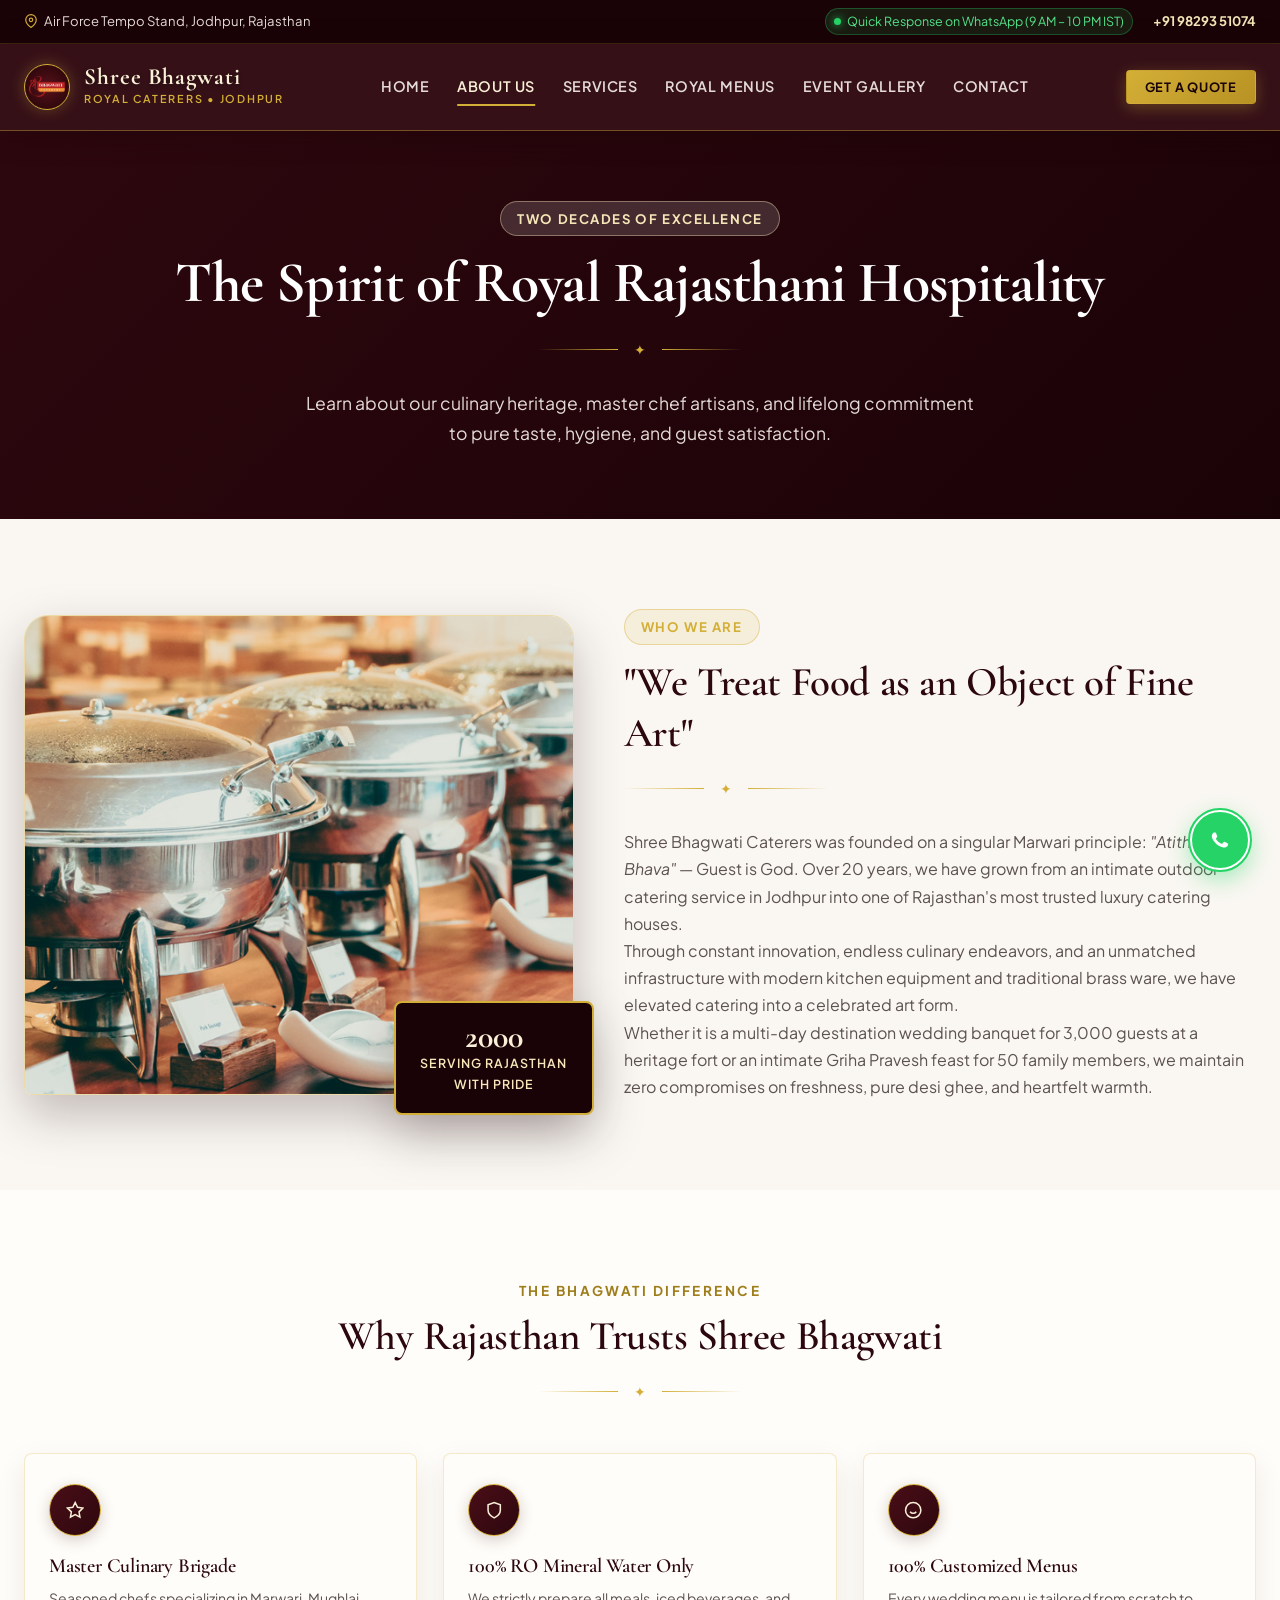
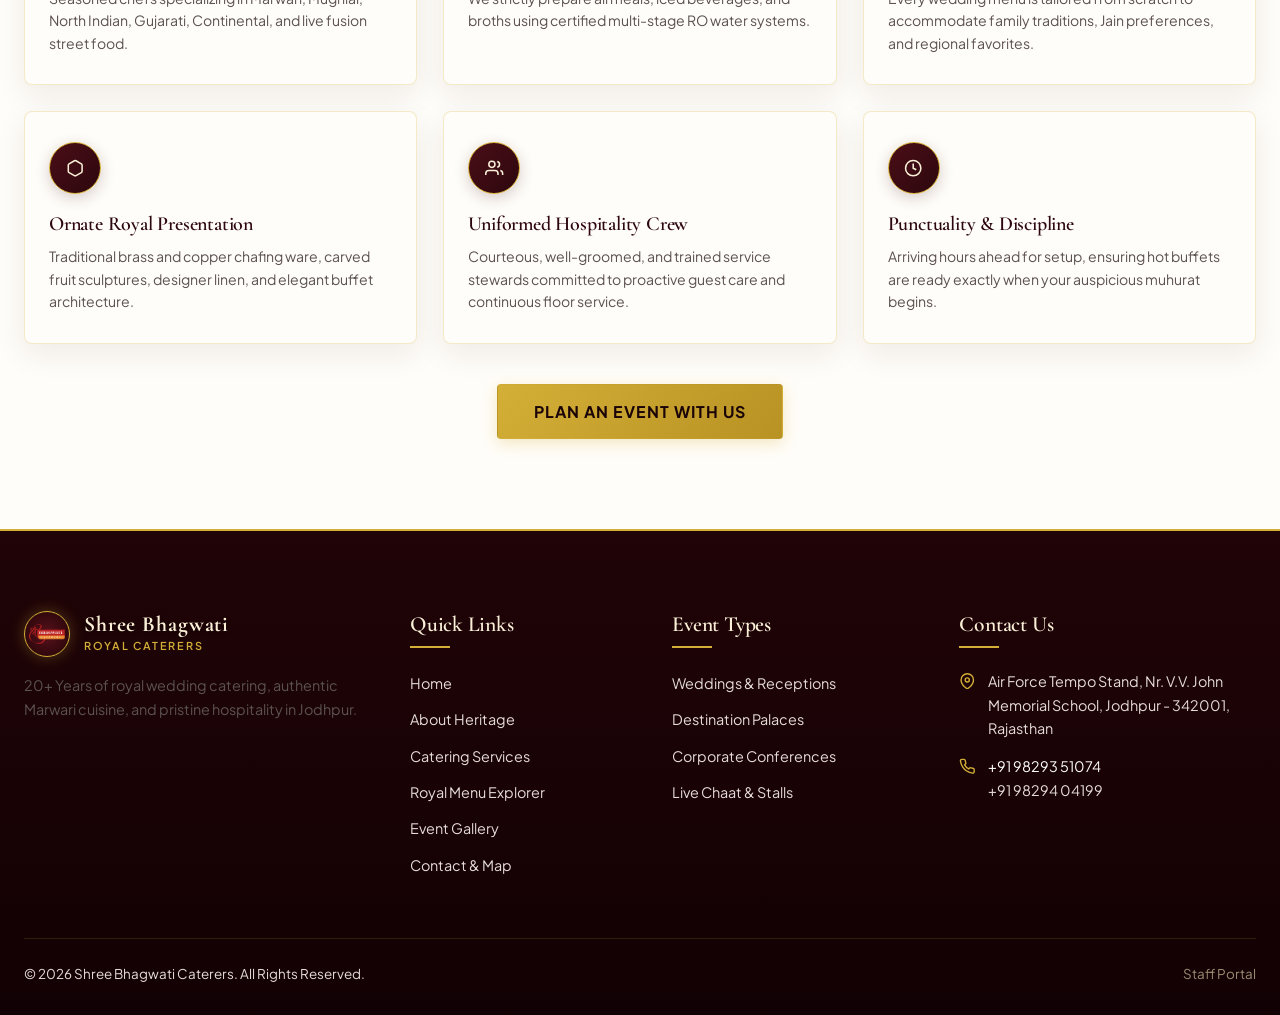
<file: about.html>
<!DOCTYPE html>
<html lang="en">
<head>
  <meta charset="UTF-8" />
  <meta name="viewport" content="width=device-width, initial-scale=1.0" />
  <title>About Us — Shree Bhagwati Caterers | 20+ Years Royal Catering Heritage</title>
  <meta name="description" content="Learn about Shree Bhagwati Caterers' 20+ year legacy in Jodhpur, Rajasthan. Authentic Rajasthani gastronomy, master chefs, and five-star wedding hospitality." />
  <link rel="canonical" href="https://bhagwaticaterers.com/about.html" />

  <!-- Open Graph / Facebook -->
  <meta property="og:type" content="article" />
  <meta property="og:url" content="https://bhagwaticaterers.com/about.html" />
  <meta property="og:title" content="About Us — Shree Bhagwati Caterers Heritage" />
  <meta property="og:description" content="Discover the 20-year story of Bhagwati Caterers, our culinary philosophy, and dedication to pure taste." />
  <meta property="og:image" content="https://bhagwaticaterers.com/assets/images/about.jpg" />

  <!-- Preconnect & Stylesheets -->
  <link rel="preconnect" href="https://fonts.googleapis.com" />
  <link rel="preconnect" href="https://fonts.gstatic.com" crossorigin />
  <link rel="stylesheet" href="assets/css/royal-theme.css" />
  <link rel="stylesheet" href="assets/css/components.css" />
  <link rel="stylesheet" href="assets/css/responsive.css" />

  <!-- Schema.org JSON-LD -->
  <script type="application/ld+json">
  {
    "@context": "https://schema.org",
    "@type": "AboutPage",
    "name": "About Shree Bhagwati Caterers",
    "description": "20+ Years of culinary excellence, authentic Marwari heritage, and luxury banqueting in Jodhpur.",
    "publisher": {
      "@type": "CateringService",
      "name": "Shree Bhagwati Caterers",
      "telephone": "+919829351074",
      "address": {
        "@type": "PostalAddress",
        "streetAddress": "Air Force Tempo Stand, Nr. V.V. John Memorial School",
        "addressLocality": "Jodhpur",
        "addressRegion": "Rajasthan",
        "postalCode": "342001",
        "addressCountry": "IN"
      }
    }
  }
  </script>
</head>
<body>

  <!-- Accessible Skip Link -->
  <a href="#mainContent" class="skip-link">Skip to Main Content</a>

  <!-- Utility Announcement Bar -->
  <aside class="utility-top-bar" aria-label="Quick Contact Information">
    <div class="container utility-inner">
      <div class="utility-left">
        <span class="utility-item">
          <svg class="icon-inline" viewBox="0 0 24 24"><path d="M21 10c0 7-9 13-9 13s-9-6-9-13a9 9 0 0 1 18 0z"/><circle cx="12" cy="10" r="3"/></svg>
          Air Force Tempo Stand, Jodhpur, Rajasthan
        </span>
      </div>
      <div class="utility-right">
        <span class="badge-pulse"><span class="pulse-dot"></span> Quick Response on WhatsApp (9 AM – 10 PM IST)</span>
        <a href="tel:919829351074" class="utility-item" style="font-weight: 700; color: var(--gold-light);">+91 98293 51074</a>
      </div>
    </div>
  </aside>

  <!-- Header Navigation -->
  <header class="royal-header" role="banner">
    <div class="container navbar-container">
      <a href="index.html" class="brand-logo" aria-label="Shree Bhagwati Caterers Homepage">
        <div class="brand-crest">
          <img src="assets/images/web-logo.png" alt="Shree Bhagwati Caterers Logo" width="46" height="46" />
        </div>
        <div class="brand-text">
          <span class="brand-title">Shree Bhagwati</span>
          <span class="brand-subtitle">Royal Caterers • Jodhpur</span>
        </div>
      </a>

      <nav class="nav-menu" role="navigation" aria-label="Primary Navigation">
        <a href="index.html" class="nav-link">Home</a>
        <a href="about.html" class="nav-link active">About Us</a>
        <a href="services.html" class="nav-link">Services</a>
        <a href="menu.html" class="nav-link">Royal Menus</a>
        <a href="gallery.html" class="nav-link">Event Gallery</a>
        <a href="contact.html" class="nav-link">Contact</a>
      </nav>

      <div class="nav-actions">
        <button type="button" class="btn btn-gold btn-sm" data-open-quote-modal>Get A Quote</button>
        <button type="button" class="mobile-nav-toggle" aria-label="Open mobile navigation menu">
          <svg class="icon-inline" viewBox="0 0 24 24"><line x1="3" y1="12" x2="21" y2="12"/><line x1="3" y1="6" x2="21" y2="6"/><line x1="3" y1="18" x2="21" y2="18"/></svg>
        </button>
      </div>
    </div>
  </header>

  <!-- Mobile Drawer -->
  <div class="mobile-drawer-overlay"></div>
  <aside class="mobile-nav-drawer" role="dialog" aria-modal="true" aria-label="Mobile Menu">
    <div>
      <div class="drawer-header">
        <div class="brand-text">
          <span class="brand-title" style="font-size: 1.3rem;">Shree Bhagwati</span>
          <span class="brand-subtitle">Royal Caterers</span>
        </div>
        <button type="button" class="drawer-close-btn" aria-label="Close menu">
          <svg class="icon-inline" viewBox="0 0 24 24"><line x1="18" y1="6" x2="6" y2="18"/><line x1="6" y1="6" x2="18" y2="18"/></svg>
        </button>
      </div>
      <ul class="drawer-menu">
        <li><a href="index.html" class="drawer-link">Home</a></li>
        <li><a href="about.html" class="drawer-link active">About Heritage</a></li>
        <li><a href="services.html" class="drawer-link">Event Services</a></li>
        <li><a href="menu.html" class="drawer-link">Royal Menus</a></li>
        <li><a href="gallery.html" class="drawer-link">Event Gallery</a></li>
        <li><a href="contact.html" class="drawer-link">Contact &amp; Location</a></li>
      </ul>
    </div>
    <div class="drawer-footer">
      <button type="button" class="btn btn-gold" style="width: 100%;" data-open-quote-modal>Request A Quote</button>
      <a href="https://wa.me/919829351074" target="_blank" rel="noopener" class="btn btn-whatsapp" style="width: 100%;">WhatsApp Founders</a>
    </div>
  </aside>

  <!-- Main Content -->
  <main id="mainContent">

    <!-- Page Header Banner -->
    <section class="section-padding bg-royal-maroon" style="padding: 70px 0; text-align: center;">
      <div class="container">
        <span class="royal-badge light" style="margin-bottom: 12px;">Two Decades of Excellence</span>
        <h1 style="color: #FFFFFF; font-size: clamp(2.4rem, 4.5vw, 3.8rem); margin-bottom: 14px;">
          The Spirit of Royal Rajasthani Hospitality
        </h1>
        <div class="royal-divider">
          <span class="crest-icon">✦</span>
        </div>
        <p style="color: var(--text-on-dark-muted); max-width: 680px; margin: 0 auto; font-size: 1.1rem;">
          Learn about our culinary heritage, master chef artisans, and lifelong commitment to pure taste, hygiene, and guest satisfaction.
        </p>
      </div>
    </section>

    <!-- Heritage Story -->
    <section class="section-padding bg-ivory">
      <div class="container">
        <div class="about-split-grid">
          <div class="about-image-wrapper">
            <img src="assets/images/about.jpg" alt="Master Chefs of Shree Bhagwati Caterers" class="about-main-image" width="560" height="480" />
            <div class="about-floating-badge">
              <div class="badge-num">2000</div>
              <div class="badge-text">Serving Rajasthan With Pride</div>
            </div>
          </div>

          <div>
            <span class="royal-badge" style="margin-bottom: 12px;">Who We Are</span>
            <h2>"We Treat Food as an Object of Fine Art"</h2>
            <div class="royal-divider" style="justify-content: flex-start;"><span class="crest-icon">✦</span></div>
            <p class="lead-text">
              Shree Bhagwati Caterers was founded on a singular Marwari principle: <em>"Atithi Devo Bhava"</em> — Guest is God. Over 20 years, we have grown from an intimate outdoor catering service in Jodhpur into one of Rajasthan's most trusted luxury catering houses.
            </p>
            <p>
              Through constant innovation, endless culinary endeavors, and an unmatched infrastructure with modern kitchen equipment and traditional brass ware, we have elevated catering into a celebrated art form.
            </p>
            <p>
              Whether it is a multi-day destination wedding banquet for 3,000 guests at a heritage fort or an intimate Griha Pravesh feast for 50 family members, we maintain zero compromises on freshness, pure desi ghee, and heartfelt warmth.
            </p>
          </div>
        </div>
      </div>
    </section>

    <!-- Why Choose Us Cards -->
    <section class="section-padding bg-surface">
      <div class="container">
        <div class="section-header">
          <span class="section-subtitle">The Bhagwati Difference</span>
          <h2>Why Rajasthan Trusts Shree Bhagwati</h2>
          <div class="royal-divider"><span class="crest-icon">✦</span></div>
        </div>

        <div class="hygiene-grid">
          <div class="hygiene-card">
            <div class="hygiene-icon-circle">
              <svg class="icon-inline" viewBox="0 0 24 24"><path d="M12 2l3.09 6.26L22 9.27l-5 4.87 1.18 6.88L12 17.77l-6.18 3.25L7 14.14 2 9.27l6.91-1.01L12 2z"/></svg>
            </div>
            <h3>Master Culinary Brigade</h3>
            <p>Seasoned chefs specializing in Marwari, Mughlai, North Indian, Gujarati, Continental, and live fusion street food.</p>
          </div>
          <div class="hygiene-card">
            <div class="hygiene-icon-circle">
              <svg class="icon-inline" viewBox="0 0 24 24"><path d="M12 22s8-4 8-10V5l-8-3-8 3v7c0 6 8 10 8 10z"/></svg>
            </div>
            <h3>100% RO Mineral Water Only</h3>
            <p>We strictly prepare all meals, iced beverages, and broths using certified multi-stage RO water systems.</p>
          </div>
          <div class="hygiene-card">
            <div class="hygiene-icon-circle">
              <svg class="icon-inline" viewBox="0 0 24 24"><circle cx="12" cy="12" r="10"/><path d="M8 14s1.5 2 4 2 4-2 4-2"/></svg>
            </div>
            <h3>100% Customized Menus</h3>
            <p>Every wedding menu is tailored from scratch to accommodate family traditions, Jain preferences, and regional favorites.</p>
          </div>
          <div class="hygiene-card">
            <div class="hygiene-icon-circle">
              <svg class="icon-inline" viewBox="0 0 24 24"><path d="M21 16V8a2 2 0 0 0-1-1.73l-7-4a2 2 0 0 0-2 0l-7 4A2 2 0 0 0 3 8v8a2 2 0 0 0 1 1.73l7 4a2 2 0 0 0 2 0l7-4A2 2 0 0 0 21 16z"/></svg>
            </div>
            <h3>Ornate Royal Presentation</h3>
            <p>Traditional brass and copper chafing ware, carved fruit sculptures, designer linen, and elegant buffet architecture.</p>
          </div>
          <div class="hygiene-card">
            <div class="hygiene-icon-circle">
              <svg class="icon-inline" viewBox="0 0 24 24"><path d="M17 21v-2a4 4 0 0 0-4-4H5a4 4 0 0 0-4 4v2"/><circle cx="9" cy="7" r="4"/><path d="M23 21v-2a4 4 0 0 0-3-3.87"/><path d="M16 3.13a4 4 0 0 1 0 7.75"/></svg>
            </div>
            <h3>Uniformed Hospitality Crew</h3>
            <p>Courteous, well-groomed, and trained service stewards committed to proactive guest care and continuous floor service.</p>
          </div>
          <div class="hygiene-card">
            <div class="hygiene-icon-circle">
              <svg class="icon-inline" viewBox="0 0 24 24"><circle cx="12" cy="12" r="10"/><polyline points="12 6 12 12 16 14"/></svg>
            </div>
            <h3>Punctuality &amp; Discipline</h3>
            <p>Arriving hours ahead for setup, ensuring hot buffets are ready exactly when your auspicious muhurat begins.</p>
          </div>
        </div>

        <div style="text-align: center; margin-top: 40px;">
          <button type="button" class="btn btn-gold btn-lg" data-open-quote-modal>
            Plan An Event With Us
          </button>
        </div>
      </div>
    </section>

  </main>

  <!-- Luxury Multi-Column Footer -->
  <footer class="royal-footer" role="contentinfo">
    <div class="container">
      <div class="footer-grid">
        <div class="footer-col">
          <div class="brand-logo" style="margin-bottom: 14px;">
            <div class="brand-crest"><img src="assets/images/web-logo.png" alt="Logo" width="46" height="46" /></div>
            <div class="brand-text">
              <span class="brand-title" style="font-size: 1.35rem;">Shree Bhagwati</span>
              <span class="brand-subtitle">Royal Caterers</span>
            </div>
          </div>
          <p class="footer-brand-desc">20+ Years of royal wedding catering, authentic Marwari cuisine, and pristine hospitality in Jodhpur.</p>
        </div>
        <div class="footer-col">
          <h4>Quick Links</h4>
          <ul class="footer-links">
            <li><a href="index.html">Home</a></li>
            <li><a href="about.html">About Heritage</a></li>
            <li><a href="services.html">Catering Services</a></li>
            <li><a href="menu.html">Royal Menu Explorer</a></li>
            <li><a href="gallery.html">Event Gallery</a></li>
            <li><a href="contact.html">Contact &amp; Map</a></li>
          </ul>
        </div>
        <div class="footer-col">
          <h4>Event Types</h4>
          <ul class="footer-links">
            <li><a href="services.html#wedding">Weddings &amp; Receptions</a></li>
            <li><a href="services.html#destination-wedding">Destination Palaces</a></li>
            <li><a href="services.html#corporate">Corporate Conferences</a></li>
            <li><a href="services.html#live-counters">Live Chaat &amp; Stalls</a></li>
          </ul>
        </div>
        <div class="footer-col">
          <h4>Contact Us</h4>
          <div class="footer-contact-items">
            <div class="footer-contact-item">
              <svg class="icon-inline" viewBox="0 0 24 24"><path d="M21 10c0 7-9 13-9 13s-9-6-9-13a9 9 0 0 1 18 0z"/><circle cx="12" cy="10" r="3"/></svg>
              <span>Air Force Tempo Stand, Nr. V.V. John Memorial School, Jodhpur - 342001, Rajasthan</span>
            </div>
            <div class="footer-contact-item">
              <svg class="icon-inline" viewBox="0 0 24 24"><path d="M22 16.92v3a2 2 0 0 1-2.18 2 19.79 19.79 0 0 1-8.63-3.07 19.5 19.5 0 0 1-6-6 19.79 19.79 0 0 1-3.07-8.67A2 2 0 0 1 4.11 2h3a2 2 0 0 1 2 1.72 12.84 12.84 0 0 0 .7 2.81 2 2 0 0 1-.45 2.11L8.09 9.91a16 16 0 0 0 6 6l1.27-1.27a2 2 0 0 1 2.11-.45 12.84 12.84 0 0 0 2.81.7A2 2 0 0 1 22 16.92z"/></svg>
              <div>
                <a href="tel:919829351074" style="color: #FFF;">+91 98293 51074</a><br/>
                <a href="tel:919829404199" style="color: var(--text-on-dark-muted);">+91 98294 04199</a>
              </div>
            </div>
          </div>
        </div>
      </div>
      <div class="footer-bottom-bar">
        <div>&copy; <span data-current-year>2026</span> Shree Bhagwati Caterers. All Rights Reserved.</div>
        <div><a href="admin.html" style="color: var(--text-gold-light); opacity: 0.6;">Staff Portal</a></div>
      </div>
    </div>
  </footer>

  <!-- Floating WhatsApp & Mobile Sticky Bar -->
  <div class="floating-whatsapp-widget" role="complementary" aria-label="Instant WhatsApp Chat">
    <a href="https://wa.me/919829351074?text=Hello%20Bhagwati%20Caterers%2C%20I%20would%20like%20to%20enquire%20about%20catering%20services." target="_blank" rel="noopener" class="floating-whatsapp-btn" aria-label="Direct WhatsApp Chat" data-source="floating_button">
      <svg style="width: 32px; height: 32px; fill: currentColor;" viewBox="0 0 24 24"><path d="M17.472 14.382c-.301-.15-1.781-.879-2.056-.98-.276-.1-.477-.15-.678.15-.2.3-.778.98-.954 1.18-.175.2-.351.225-.652.075-.301-.15-1.272-.469-2.424-1.496-.895-.798-1.5-1.783-1.676-2.084-.175-.3-.019-.462.132-.612.136-.135.301-.35.452-.525.15-.175.2-.3.301-.5.1-.2.05-.375-.025-.525-.075-.15-.678-1.635-.93-2.24-.244-.589-.493-.51-.678-.52h-.578c-.2 0-.526.075-.802.375-.276.3-1.053 1.03-1.053 2.512s1.079 2.914 1.23 3.115c.15.2 2.124 3.243 5.145 4.549.719.311 1.281.497 1.719.636.723.23 1.381.197 1.901.12.58-.087 1.781-.728 2.032-1.431.251-.703.251-1.305.176-1.43-.076-.126-.277-.201-.578-.351z"/></svg>
    </a>
  </div>

  <aside class="mobile-sticky-cta-bar" aria-label="Mobile Quick Actions">
    <div class="mobile-cta-grid">
      <a href="tel:919829351074" class="mobile-cta-item btn-outline-white">Call</a>
      <a href="https://wa.me/919829351074" target="_blank" rel="noopener" class="mobile-cta-item btn-whatsapp">WhatsApp</a>
      <button type="button" class="mobile-cta-item btn-gold" data-open-quote-modal>Get Quote</button>
    </div>
  </aside>

  <!-- Quote Modal -->
  <div class="quote-modal-backdrop" id="quoteModal" role="dialog" aria-modal="true" aria-labelledby="quoteModalTitle" aria-hidden="true">
    <div class="quote-modal-card">
      <button type="button" class="modal-close-icon" id="quoteModalCloseBtn" aria-label="Close quote modal">
        <svg class="icon-inline" viewBox="0 0 24 24"><line x1="18" y1="6" x2="6" y2="18"/><line x1="6" y1="6" x2="18" y2="18"/></svg>
      </button>
      <div style="text-align: center; margin-bottom: 20px;">
        <span class="royal-badge">Instant Royal Quote</span>
        <h2 id="quoteModalTitle" style="font-size: 1.7rem; color: var(--royal-maroon); margin-top: 6px;">Request Event Quote</h2>
      </div>
      <div class="quote-progress-bar">
        <div class="quote-progress-step active" id="progressStep1"><div class="step-circle">1</div><span class="step-name">Event</span></div>
        <div class="quote-progress-step" id="progressStep2"><div class="step-circle">2</div><span class="step-name">Food</span></div>
        <div class="quote-progress-step" id="progressStep3"><div class="step-circle">3</div><span class="step-name">Contact</span></div>
      </div>
      <form id="royalQuoteForm" novalidate>
        <div class="quote-step-panel active" id="quoteStepPanel1">
          <div class="form-grid-2">
            <div class="form-group">
              <label for="quoteEventType">Occasion Type *</label>
              <select id="quoteEventType" class="form-control" required>
                <option value="Royal Wedding">Royal Wedding</option>
                <option value="Destination Wedding">Destination Wedding</option>
                <option value="Engagement / Roka">Engagement / Roka</option>
                <option value="Corporate Banquet">Corporate Banquet</option>
              </select>
            </div>
            <div class="form-group">
              <label for="quoteEventDate">Date *</label>
              <input type="date" id="quoteEventDate" class="form-control" required />
            </div>
          </div>
          <div class="form-group">
            <label for="quoteCity">City / Venue *</label>
            <input type="text" id="quoteCity" class="form-control" value="Jodhpur" required />
          </div>
        </div>
        <div class="quote-step-panel" id="quoteStepPanel2">
          <div class="form-group">
            <div style="display: flex; justify-content: space-between;"><label for="quoteGuestCount">Guests</label><strong id="quoteGuestDisplay">250 Guests</strong></div>
            <input type="range" id="quoteGuestCount" min="50" max="3000" step="25" value="250" style="width: 100%;" />
          </div>
          <div class="form-group">
            <label for="quoteMealType">Meal Type</label>
            <select id="quoteMealType" class="form-control">
              <option value="Grand Dinner Banquet">Grand Dinner Banquet</option>
              <option value="Royal Lunch Spread">Royal Lunch Spread</option>
            </select>
          </div>
        </div>
        <div class="quote-step-panel" id="quoteStepPanel3">
          <div class="form-grid-2">
            <div class="form-group"><label for="quoteFullName">Full Name *</label><input type="text" id="quoteFullName" class="form-control" required /></div>
            <div class="form-group"><label for="quotePhone">Phone *</label><input type="tel" id="quotePhone" class="form-control" required /></div>
          </div>
          <div class="form-group"><label for="quoteEmail">Email</label><input type="email" id="quoteEmail" class="form-control" /></div>
        </div>
        <div class="modal-nav-row">
          <button type="button" class="btn btn-outline-gold" id="quoteStepPrevBtn" style="display: none;">&larr; Back</button>
          <div style="margin-left: auto; display: flex; gap: 10px;">
            <button type="button" class="btn btn-maroon" id="quoteStepNextBtn">Next &rarr;</button>
            <button type="submit" class="btn btn-gold" id="quoteStepSubmitBtn" style="display: none;">Submit Quote</button>
          </div>
        </div>
      </form>
    </div>
  </div>

  <!-- Scripts -->
  <script src="assets/js/config.js"></script>
  <script src="assets/data/site-content.js"></script>
  <script src="assets/data/menu-data.js"></script>
  <script src="assets/data/gallery-data.js"></script>
  <script src="assets/js/analytics.js"></script>
  <script src="assets/js/quote-calculator.js"></script>
  <script src="assets/js/app.js"></script>
</body>
</html>
</file>
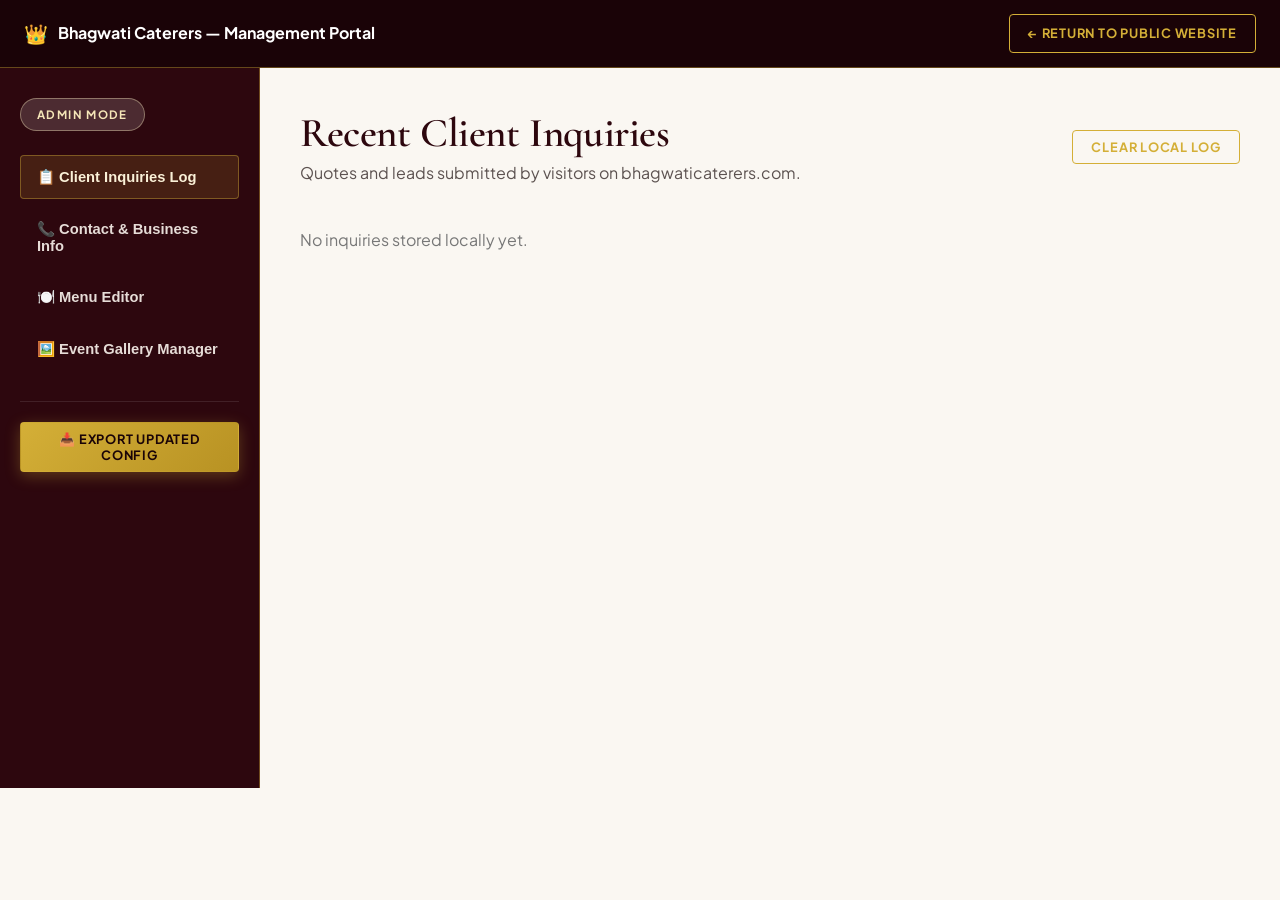
<file: admin.html>
<!DOCTYPE html>
<html lang="en">
<head>
  <meta charset="UTF-8" />
  <meta name="viewport" content="width=device-width, initial-scale=1.0" />
  <title>Staff &amp; Owner Portal — Shree Bhagwati Caterers</title>
  <meta name="robots" content="noindex, nofollow" />

  <!-- Preconnect & Stylesheets -->
  <link rel="preconnect" href="https://fonts.googleapis.com" />
  <link rel="preconnect" href="https://fonts.gstatic.com" crossorigin />
  <link rel="stylesheet" href="assets/css/royal-theme.css" />
  <link rel="stylesheet" href="assets/css/components.css" />
  <link rel="stylesheet" href="assets/css/responsive.css" />
  <style>
    .admin-layout {
      display: grid;
      grid-template-columns: 260px 1fr;
      min-height: 80vh;
      background: var(--ivory-base);
    }
    .admin-sidebar {
      background: var(--royal-maroon-dark);
      padding: 30px 20px;
      color: #FFF;
      border-right: 1px solid var(--gold-border);
    }
    .admin-nav-item {
      display: block;
      width: 100%;
      padding: 12px 16px;
      margin-bottom: 8px;
      background: transparent;
      border: 1px solid transparent;
      color: var(--text-on-dark-muted);
      border-radius: var(--radius-sm);
      text-align: left;
      font-size: 0.92rem;
      font-weight: 600;
      cursor: pointer;
      transition: all var(--transition-fast);
    }
    .admin-nav-item:hover, .admin-nav-item.active {
      background: rgba(212, 175, 55, 0.15);
      color: var(--gold-champagne);
      border-color: var(--gold-border);
    }
    .admin-body {
      padding: 40px;
      overflow-y: auto;
    }
    @media (max-width: 768px) {
      .admin-layout {
        grid-template-columns: 1fr;
      }
    }
  </style>
</head>
<body>

  <!-- Top Simple Bar -->
  <header style="background: var(--royal-maroon-deep); padding: 14px 24px; border-bottom: 1px solid var(--gold-border); display: flex; justify-content: space-between; align-items: center; color: #FFF;">
    <div style="display: flex; align-items: center; gap: 10px;">
      <span style="font-size: 1.2rem; color: var(--gold-primary);">👑</span>
      <strong>Bhagwati Caterers — Management Portal</strong>
    </div>
    <a href="index.html" class="btn btn-outline-gold btn-sm">&larr; Return to Public Website</a>
  </header>

  <div class="admin-layout" id="adminApp">
    <!-- Sidebar -->
    <aside class="admin-sidebar">
      <div style="margin-bottom: 24px;">
        <span class="royal-badge light" style="font-size: 0.72rem;">Admin Mode</span>
      </div>
      <button type="button" class="admin-nav-item active" data-target="adminSectionInquiries">
        📋 Client Inquiries Log
      </button>
      <button type="button" class="admin-nav-item" data-target="adminSectionContacts">
        📞 Contact &amp; Business Info
      </button>
      <button type="button" class="admin-nav-item" data-target="adminSectionMenu">
        🍽️ Menu Editor
      </button>
      <button type="button" class="admin-nav-item" data-target="adminSectionGallery">
        🖼️ Event Gallery Manager
      </button>
      <div style="margin-top: 30px; padding-top: 20px; border-top: 1px solid rgba(255,255,255,0.1);">
        <button type="button" class="btn btn-gold btn-sm" style="width: 100%;" onclick="window.AdminCMS.exportData()">
          📥 Export Updated Config
        </button>
      </div>
    </aside>

    <!-- Main Content Area -->
    <main class="admin-body">

      <!-- 1. Client Inquiries Log -->
      <section class="admin-section" id="adminSectionInquiries">
        <div style="display: flex; justify-content: space-between; align-items: center; margin-bottom: 20px;">
          <div>
            <h2>Recent Client Inquiries</h2>
            <p>Quotes and leads submitted by visitors on bhagwaticaterers.com.</p>
          </div>
          <button type="button" class="btn btn-outline-gold btn-sm" onclick="localStorage.removeItem('bhagwati_inquiries'); location.reload();">
            Clear Local Log
          </button>
        </div>
        <div id="adminInquiriesLog"></div>
      </section>

      <!-- 2. Contacts Editor -->
      <section class="admin-section" id="adminSectionContacts" style="display: none;">
        <h2>Contact Details &amp; Location</h2>
        <p style="margin-bottom: 24px;">Update verified phone numbers, emails, and address for all pages.</p>
        <div style="max-width: 600px; background: #FFF; padding: 24px; border: 1px solid var(--sand-muted); border-radius: var(--radius-md);">
          <div class="form-group">
            <label for="adminPhone1">Primary Phone / WhatsApp</label>
            <input type="text" id="adminPhone1" class="form-control" />
          </div>
          <div class="form-group">
            <label for="adminPhone2">Secondary Phone</label>
            <input type="text" id="adminPhone2" class="form-control" />
          </div>
          <div class="form-group">
            <label for="adminEmail1">Primary Sales Email</label>
            <input type="email" id="adminEmail1" class="form-control" />
          </div>
          <div class="form-group">
            <label for="adminAddress">Physical Address</label>
            <textarea id="adminAddress" class="form-control" rows="2"></textarea>
          </div>
          <button type="button" class="btn btn-gold" onclick="alert('Contact settings saved to browser session! Remember to export config.')">
            Save Changes
          </button>
        </div>
      </section>

      <!-- 3. Menu Editor -->
      <section class="admin-section" id="adminSectionMenu" style="display: none;">
        <div style="display: flex; justify-content: space-between; align-items: center; margin-bottom: 20px;">
          <div>
            <h2>Culinary Menu Items</h2>
            <p>Manage delicacies, descriptions, and dietary tags.</p>
          </div>
          <button type="button" class="btn btn-gold btn-sm" onclick="alert('Add New Item Modal: Use export tool to sync new items.')">
            + Add New Delicacy
          </button>
        </div>
        <div id="adminMenuList"></div>
      </section>

      <!-- 4. Gallery Editor -->
      <section class="admin-section" id="adminSectionGallery" style="display: none;">
        <h2>Event Gallery Photos</h2>
        <p style="margin-bottom: 20px;">Manage photos, captions, and categories.</p>
        <div id="adminGalleryList"></div>
      </section>

    </main>
  </div>

  <!-- Scripts -->
  <script src="assets/js/config.js"></script>
  <script src="assets/data/site-content.js"></script>
  <script src="assets/data/menu-data.js"></script>
  <script src="assets/data/gallery-data.js"></script>
  <script src="assets/js/admin.js"></script>
</body>
</html>
</file>
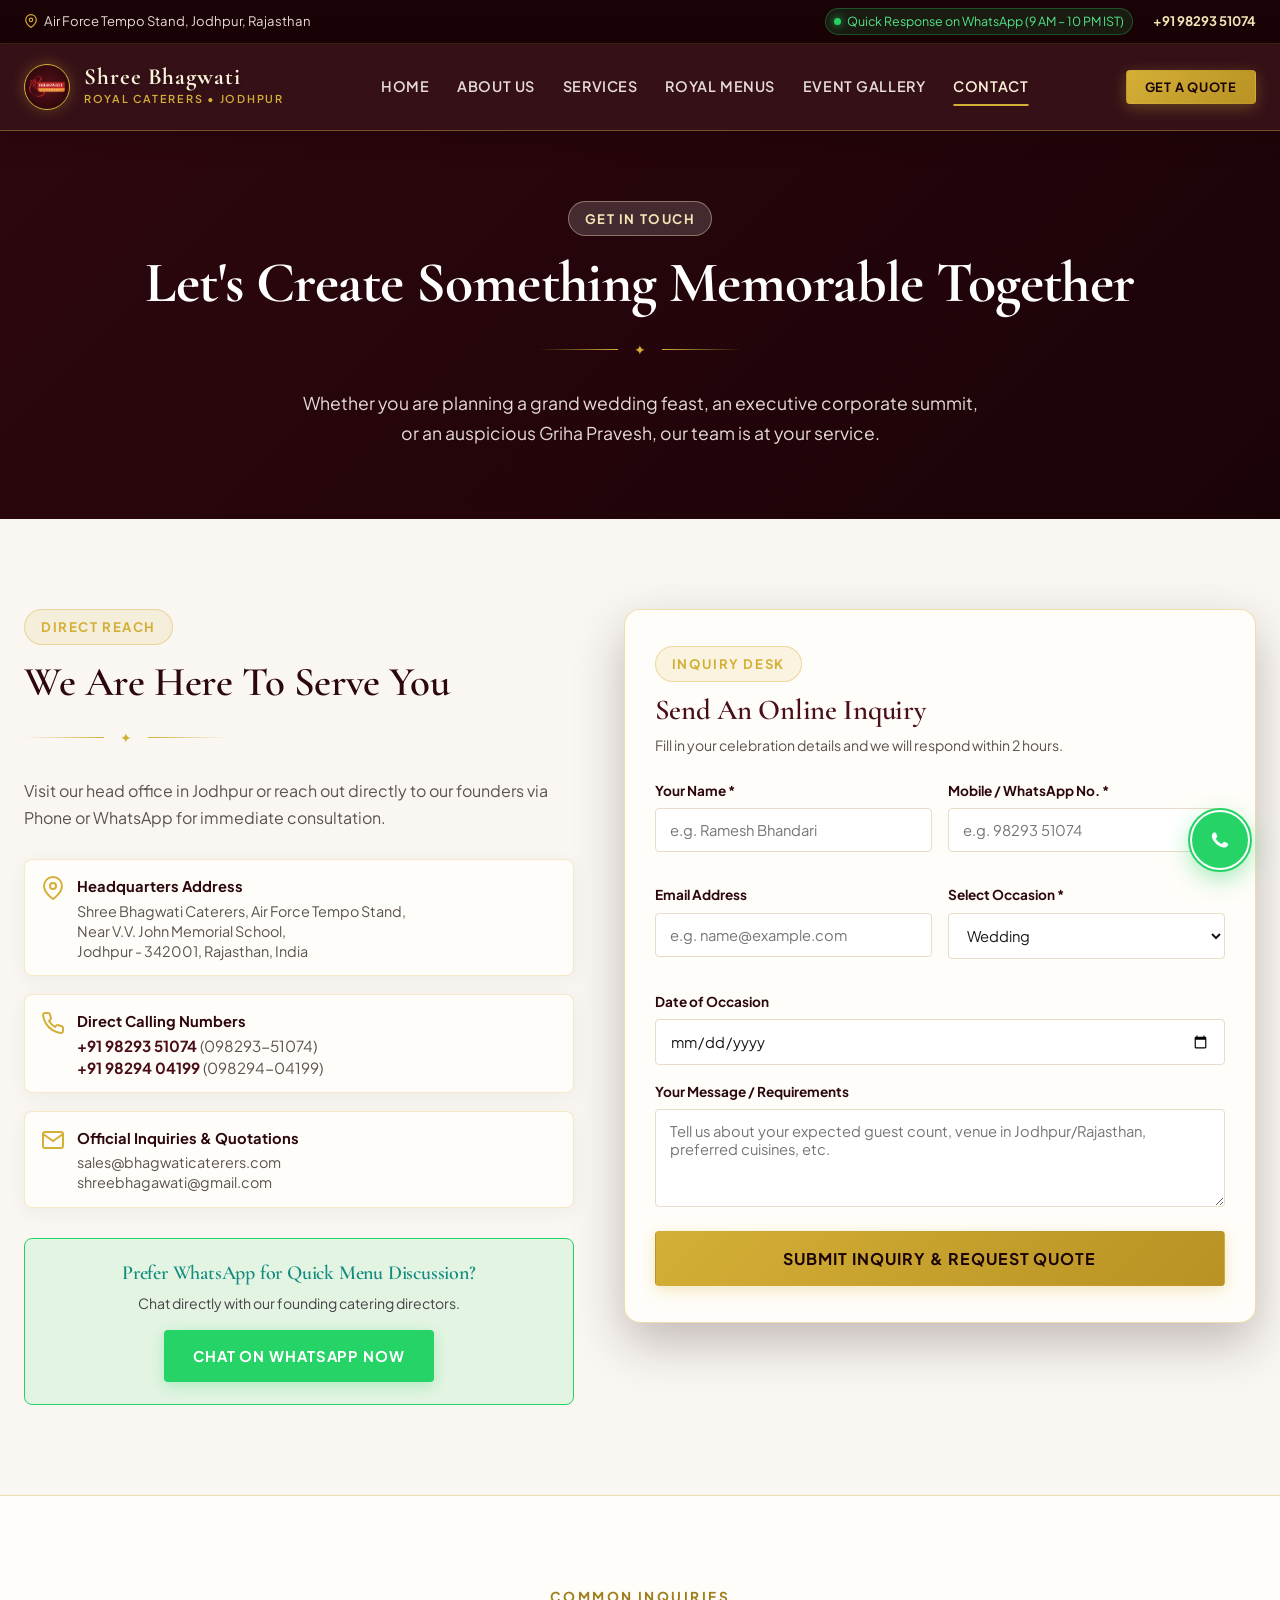
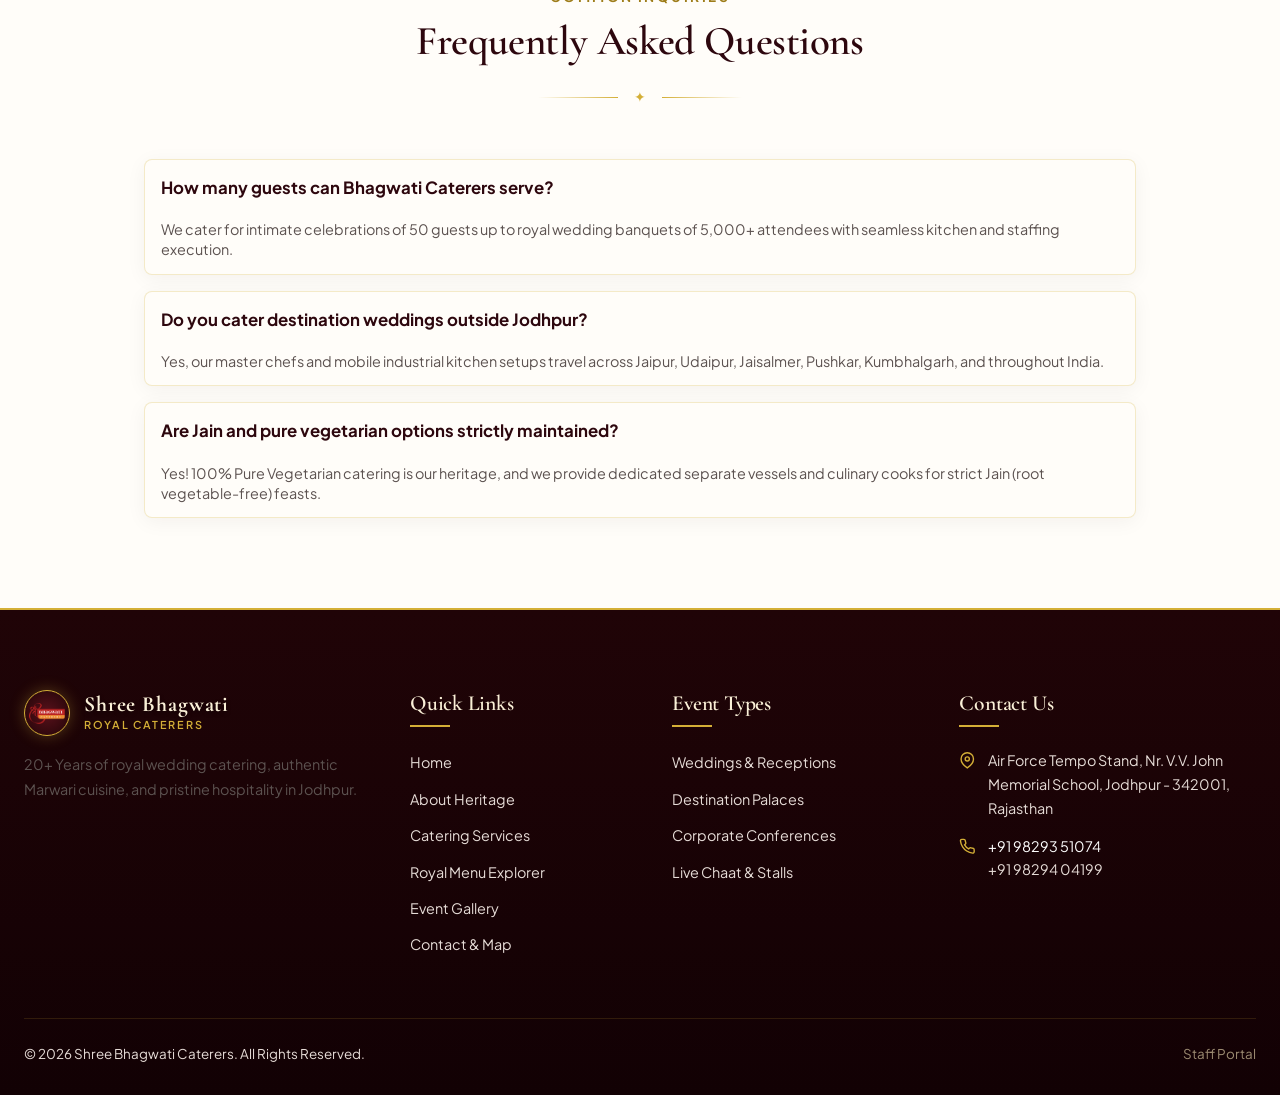
<file: contact.html>
<!DOCTYPE html>
<html lang="en">
<head>
  <meta charset="UTF-8" />
  <meta name="viewport" content="width=device-width, initial-scale=1.0" />
  <title>Contact Us — Shree Bhagwati Caterers Jodhpur | Book Catering</title>
  <meta name="description" content="Contact Shree Bhagwati Caterers in Jodhpur, Rajasthan. Call +91 98293 51074 or +91 98294 04199. Request wedding & corporate banquet quotes online." />
  <link rel="canonical" href="https://bhagwaticaterers.com/contact.html" />

  <!-- Preconnect & Stylesheets -->
  <link rel="preconnect" href="https://fonts.googleapis.com" />
  <link rel="preconnect" href="https://fonts.gstatic.com" crossorigin />
  <link rel="stylesheet" href="assets/css/royal-theme.css" />
  <link rel="stylesheet" href="assets/css/components.css" />
  <link rel="stylesheet" href="assets/css/responsive.css" />

  <!-- Schema.org JSON-LD -->
  <script type="application/ld+json">
  {
    "@context": "https://schema.org",
    "@type": "ContactPage",
    "name": "Contact Shree Bhagwati Caterers",
    "mainEntity": {
      "@type": "CateringService",
      "name": "Shree Bhagwati Caterers",
      "telephone": "+919829351074",
      "email": "sales@bhagwaticaterers.com",
      "address": {
        "@type": "PostalAddress",
        "streetAddress": "Air Force Tempo Stand, Nr. V.V. John Memorial School",
        "addressLocality": "Jodhpur",
        "addressRegion": "Rajasthan",
        "postalCode": "342001",
        "addressCountry": "IN"
      }
    }
  }
  </script>

  <!-- Open Graph / Facebook -->
  <meta property="og:type" content="website" />
  <meta property="og:url" content="https://bhagwaticaterers.com/contact.html" />
  <meta property="og:title" content="Contact Us — Shree Bhagwati Caterers Jodhpur | Book Catering" />
  <meta property="og:description" content="Get in touch with Shree Bhagwati Caterers in Jodhpur, Rajasthan. Call +91 98293 51074 or chat on WhatsApp." />
  <meta property="og:image" content="https://bhagwaticaterers.com/assets/images/about.jpg" />

  <!-- Twitter -->
  <meta property="twitter:card" content="summary_large_image" />
  <meta property="twitter:title" content="Contact Us — Shree Bhagwati Caterers Jodhpur | Book Catering" />
  <meta property="twitter:description" content="Get in touch with Shree Bhagwati Caterers in Jodhpur, Rajasthan. Call +91 98293 51074 or chat on WhatsApp." />
  <meta property="twitter:image" content="https://bhagwaticaterers.com/assets/images/about.jpg" />

</head>
<body>

  <!-- Accessible Skip Link -->
  <a href="#mainContent" class="skip-link">Skip to Main Content</a>

  <!-- Utility Top Bar -->
  <aside class="utility-top-bar" aria-label="Quick Contact Information">
    <div class="container utility-inner">
      <div class="utility-left">
        <span class="utility-item">
          <svg class="icon-inline" viewBox="0 0 24 24"><path d="M21 10c0 7-9 13-9 13s-9-6-9-13a9 9 0 0 1 18 0z"/><circle cx="12" cy="10" r="3"/></svg>
          Air Force Tempo Stand, Jodhpur, Rajasthan
        </span>
      </div>
      <div class="utility-right">
        <span class="badge-pulse"><span class="pulse-dot"></span> Quick Response on WhatsApp (9 AM – 10 PM IST)</span>
        <a href="tel:919829351074" class="utility-item" style="font-weight: 700; color: var(--gold-light);">+91 98293 51074</a>
      </div>
    </div>
  </aside>

  <!-- Header Navigation -->
  <header class="royal-header" role="banner">
    <div class="container navbar-container">
      <a href="index.html" class="brand-logo" aria-label="Shree Bhagwati Caterers Homepage">
        <div class="brand-crest">
          <img src="assets/images/web-logo.png" alt="Shree Bhagwati Caterers Logo" width="46" height="46" />
        </div>
        <div class="brand-text">
          <span class="brand-title">Shree Bhagwati</span>
          <span class="brand-subtitle">Royal Caterers • Jodhpur</span>
        </div>
      </a>

      <nav class="nav-menu" role="navigation" aria-label="Primary Navigation">
        <a href="index.html" class="nav-link">Home</a>
        <a href="about.html" class="nav-link">About Us</a>
        <a href="services.html" class="nav-link">Services</a>
        <a href="menu.html" class="nav-link">Royal Menus</a>
        <a href="gallery.html" class="nav-link">Event Gallery</a>
        <a href="contact.html" class="nav-link active">Contact</a>
      </nav>

      <div class="nav-actions">
        <button type="button" class="btn btn-gold btn-sm" data-open-quote-modal>Get A Quote</button>
        <button type="button" class="mobile-nav-toggle" aria-label="Open mobile navigation menu">
          <svg class="icon-inline" viewBox="0 0 24 24"><line x1="3" y1="12" x2="21" y2="12"/><line x1="3" y1="6" x2="21" y2="6"/><line x1="3" y1="18" x2="21" y2="18"/></svg>
        </button>
      </div>
    </div>
  </header>

  <!-- Mobile Drawer -->
  <div class="mobile-drawer-overlay"></div>
  <aside class="mobile-nav-drawer" role="dialog" aria-modal="true" aria-label="Mobile Menu">
    <div>
      <div class="drawer-header">
        <div class="brand-text">
          <span class="brand-title" style="font-size: 1.3rem;">Shree Bhagwati</span>
          <span class="brand-subtitle">Royal Caterers</span>
        </div>
        <button type="button" class="drawer-close-btn" aria-label="Close menu">
          <svg class="icon-inline" viewBox="0 0 24 24"><line x1="18" y1="6" x2="6" y2="18"/><line x1="6" y1="6" x2="18" y2="18"/></svg>
        </button>
      </div>
      <ul class="drawer-menu">
        <li><a href="index.html" class="drawer-link">Home</a></li>
        <li><a href="about.html" class="drawer-link">About Heritage</a></li>
        <li><a href="services.html" class="drawer-link">Event Services</a></li>
        <li><a href="menu.html" class="drawer-link">Royal Menus</a></li>
        <li><a href="gallery.html" class="drawer-link">Event Gallery</a></li>
        <li><a href="contact.html" class="drawer-link active">Contact &amp; Location</a></li>
      </ul>
    </div>
    <div class="drawer-footer">
      <button type="button" class="btn btn-gold" style="width: 100%;" data-open-quote-modal>Request A Quote</button>
      <a href="https://wa.me/919829351074" target="_blank" rel="noopener" class="btn btn-whatsapp" style="width: 100%;">WhatsApp Founders</a>
    </div>
  </aside>

  <!-- Main Content -->
  <main id="mainContent">

    <!-- Page Banner -->
    <section class="section-padding bg-royal-maroon" style="padding: 70px 0; text-align: center;">
      <div class="container">
        <span class="royal-badge light" style="margin-bottom: 12px;">Get In Touch</span>
        <h1 style="color: #FFFFFF; font-size: clamp(2.4rem, 4.5vw, 3.8rem); margin-bottom: 14px;">
          Let's Create Something Memorable Together
        </h1>
        <div class="royal-divider"><span class="crest-icon">✦</span></div>
        <p style="color: var(--text-on-dark-muted); max-width: 680px; margin: 0 auto; font-size: 1.1rem;">
          Whether you are planning a grand wedding feast, an executive corporate summit, or an auspicious Griha Pravesh, our team is at your service.
        </p>
      </div>
    </section>

    <!-- Contact Grid Section -->
    <section class="section-padding bg-ivory">
      <div class="container">
        <div style="display: grid; grid-template-columns: 1fr 1.15fr; gap: 50px; align-items: flex-start;">
          
          <!-- Contact Details Cards -->
          <div>
            <span class="royal-badge" style="margin-bottom: 12px;">Direct Reach</span>
            <h2>We Are Here To Serve You</h2>
            <div class="royal-divider" style="justify-content: flex-start;"><span class="crest-icon">✦</span></div>
            <p style="margin-bottom: 28px;">
              Visit our head office in Jodhpur or reach out directly to our founders via Phone or WhatsApp for immediate consultation.
            </p>

            <div style="display: flex; flex-direction: column; gap: 18px; margin-bottom: 30px;">
              <!-- Address Card -->
              <div class="feature-pill">
                <svg class="icon-inline" style="width: 24px; height: 24px;" viewBox="0 0 24 24"><path d="M21 10c0 7-9 13-9 13s-9-6-9-13a9 9 0 0 1 18 0z"/><circle cx="12" cy="10" r="3"/></svg>
                <div>
                  <div class="feature-pill-title">Headquarters Address</div>
                  <div class="feature-pill-desc" style="font-size: 0.9rem;">
                    Shree Bhagwati Caterers, Air Force Tempo Stand,<br/>
                    Near V.V. John Memorial School,<br/>
                    Jodhpur - 342001, Rajasthan, India
                  </div>
                </div>
              </div>

              <!-- Phone Card -->
              <div class="feature-pill">
                <svg class="icon-inline" style="width: 24px; height: 24px;" viewBox="0 0 24 24"><path d="M22 16.92v3a2 2 0 0 1-2.18 2 19.79 19.79 0 0 1-8.63-3.07 19.5 19.5 0 0 1-6-6 19.79 19.79 0 0 1-3.07-8.67A2 2 0 0 1 4.11 2h3a2 2 0 0 1 2 1.72 12.84 12.84 0 0 0 .7 2.81 2 2 0 0 1-.45 2.11L8.09 9.91a16 16 0 0 0 6 6l1.27-1.27a2 2 0 0 1 2.11-.45 12.84 12.84 0 0 0 2.81.7A2 2 0 0 1 22 16.92z"/></svg>
                <div>
                  <div class="feature-pill-title">Direct Calling Numbers</div>
                  <div class="feature-pill-desc" style="font-size: 0.95rem;">
                    <a href="tel:919829351074" style="font-weight: 700; color: var(--royal-maroon);">+91 98293 51074</a> (098293-51074)<br/>
                    <a href="tel:919829404199" style="font-weight: 700; color: var(--royal-maroon);">+91 98294 04199</a> (098294-04199)
                  </div>
                </div>
              </div>

              <!-- Email Card -->
              <div class="feature-pill">
                <svg class="icon-inline" style="width: 24px; height: 24px;" viewBox="0 0 24 24"><path d="M4 4h16c1.1 0 2 .9 2 2v12c0 1.1-.9 2-2 2H4c-1.1 0-2-.9-2-2V6c0-1.1.9-2 2-2z"/><polyline points="22,6 12,13 2,6"/></svg>
                <div>
                  <div class="feature-pill-title">Official Inquiries &amp; Quotations</div>
                  <div class="feature-pill-desc" style="font-size: 0.9rem;">
                    <a href="mailto:sales@bhagwaticaterers.com">sales@bhagwaticaterers.com</a><br/>
                    <a href="mailto:shreebhagawati@gmail.com">shreebhagawati@gmail.com</a>
                  </div>
                </div>
              </div>
            </div>

            <!-- Direct WhatsApp Box -->
            <div style="background: rgba(37, 211, 102, 0.1); border: 1px solid #25D366; padding: 22px; border-radius: var(--radius-md); text-align: center;">
              <h4 style="color: #128C7E; margin-bottom: 6px;">Prefer WhatsApp for Quick Menu Discussion?</h4>
              <p style="font-size: 0.88rem; color: #444; margin-bottom: 14px;">Chat directly with our founding catering directors.</p>
              <a href="https://wa.me/919829351074?text=Hello%20Bhagwati%20Caterers%2C%20I%20would%20like%20to%20enquire%20about%20catering%20for%20my%20event." target="_blank" rel="noopener" class="btn btn-whatsapp" style="display: inline-flex;">
                Chat on WhatsApp Now
              </a>
            </div>
          </div>

          <!-- Contact Form -->
          <div style="background: var(--ivory-surface); border: 1px solid var(--gold-border); border-radius: var(--radius-lg); padding: 36px 30px; box-shadow: var(--shadow-royal);">
            <span class="royal-badge" style="margin-bottom: 10px;">Inquiry Desk</span>
            <h2 style="font-size: 1.8rem; color: var(--royal-maroon); margin-bottom: 6px;">Send An Online Inquiry</h2>
            <p style="font-size: 0.88rem; margin-bottom: 22px;">Fill in your celebration details and we will respond within 2 hours.</p>

            <form id="contactPageForm" novalidate>
              <div class="form-grid-2">
                <div class="form-group">
                  <label for="contactName">Your Name *</label>
                  <input type="text" id="contactName" class="form-control" placeholder="e.g. Ramesh Bhandari" required />
                </div>
                <div class="form-group">
                  <label for="contactPhone">Mobile / WhatsApp No. *</label>
                  <input type="tel" id="contactPhone" class="form-control" placeholder="e.g. 98293 51074" required />
                </div>
              </div>

              <div class="form-grid-2">
                <div class="form-group">
                  <label for="contactEmail">Email Address</label>
                  <input type="email" id="contactEmail" class="form-control" placeholder="e.g. name@example.com" />
                </div>
                <div class="form-group">
                  <label for="contactOccasion">Select Occasion *</label>
                  <select id="contactOccasion" class="form-control" required>
                    <option value="Wedding">Wedding</option>
                    <option value="Destination Wedding">Destination Wedding</option>
                    <option value="Engagement / Roka">Engagement / Roka</option>
                    <option value="Reception">Reception</option>
                    <option value="Parties / Get-Together">Parties / Get-Together</option>
                    <option value="Birthdays / Anniversaries">Birthdays / Anniversaries</option>
                    <option value="House Warming (Griha Pravesh)">House Warming (Griha Pravesh)</option>
                    <option value="Corporate Event">Corporate Event</option>
                    <option value="Other Occasion">Other Occasion</option>
                  </select>
                </div>
              </div>

              <div class="form-group">
                <label for="contactDate">Date of Occasion</label>
                <input type="date" id="contactDate" class="form-control" />
              </div>

              <div class="form-group">
                <label for="contactMessage">Your Message / Requirements</label>
                <textarea id="contactMessage" class="form-control" rows="4" placeholder="Tell us about your expected guest count, venue in Jodhpur/Rajasthan, preferred cuisines, etc."></textarea>
              </div>

              <button type="submit" class="btn btn-gold btn-lg" style="width: 100%;">
                Submit Inquiry &amp; Request Quote
              </button>

              <div id="contactFormStatus"></div>
            </form>
          </div>

        </div>
      </div>
    </section>

    <!-- FAQ Section -->
    <section class="section-padding bg-surface" style="border-top: 1px solid var(--gold-border);">
      <div class="container container-narrow">
        <div class="section-header">
          <span class="section-subtitle">Common Inquiries</span>
          <h2>Frequently Asked Questions</h2>
          <div class="royal-divider"><span class="crest-icon">✦</span></div>
        </div>

        <div style="display: flex; flex-direction: column; gap: 16px;">
          <div class="feature-pill" style="flex-direction: column; align-items: flex-start;">
            <div class="feature-pill-title" style="font-size: 1.05rem;">How many guests can Bhagwati Caterers serve?</div>
            <div class="feature-pill-desc" style="font-size: 0.9rem; margin-top: 4px;">
              We cater for intimate celebrations of 50 guests up to royal wedding banquets of 5,000+ attendees with seamless kitchen and staffing execution.
            </div>
          </div>
          <div class="feature-pill" style="flex-direction: column; align-items: flex-start;">
            <div class="feature-pill-title" style="font-size: 1.05rem;">Do you cater destination weddings outside Jodhpur?</div>
            <div class="feature-pill-desc" style="font-size: 0.9rem; margin-top: 4px;">
              Yes, our master chefs and mobile industrial kitchen setups travel across Jaipur, Udaipur, Jaisalmer, Pushkar, Kumbhalgarh, and throughout India.
            </div>
          </div>
          <div class="feature-pill" style="flex-direction: column; align-items: flex-start;">
            <div class="feature-pill-title" style="font-size: 1.05rem;">Are Jain and pure vegetarian options strictly maintained?</div>
            <div class="feature-pill-desc" style="font-size: 0.9rem; margin-top: 4px;">
              Yes! 100% Pure Vegetarian catering is our heritage, and we provide dedicated separate vessels and culinary cooks for strict Jain (root vegetable-free) feasts.
            </div>
          </div>
        </div>
      </div>
    </section>

  </main>

  <!-- Luxury Multi-Column Footer -->
  <footer class="royal-footer" role="contentinfo">
    <div class="container">
      <div class="footer-grid">
        <div class="footer-col">
          <div class="brand-logo" style="margin-bottom: 14px;">
            <div class="brand-crest"><img src="assets/images/web-logo.png" alt="Logo" width="46" height="46" /></div>
            <div class="brand-text">
              <span class="brand-title" style="font-size: 1.35rem;">Shree Bhagwati</span>
              <span class="brand-subtitle">Royal Caterers</span>
            </div>
          </div>
          <p class="footer-brand-desc">20+ Years of royal wedding catering, authentic Marwari cuisine, and pristine hospitality in Jodhpur.</p>
        </div>
        <div class="footer-col">
          <h4>Quick Links</h4>
          <ul class="footer-links">
            <li><a href="index.html">Home</a></li>
            <li><a href="about.html">About Heritage</a></li>
            <li><a href="services.html">Catering Services</a></li>
            <li><a href="menu.html">Royal Menu Explorer</a></li>
            <li><a href="gallery.html">Event Gallery</a></li>
            <li><a href="contact.html">Contact &amp; Map</a></li>
          </ul>
        </div>
        <div class="footer-col">
          <h4>Event Types</h4>
          <ul class="footer-links">
            <li><a href="services.html#wedding">Weddings &amp; Receptions</a></li>
            <li><a href="services.html#destination-wedding">Destination Palaces</a></li>
            <li><a href="services.html#corporate">Corporate Conferences</a></li>
            <li><a href="services.html#live-counters">Live Chaat &amp; Stalls</a></li>
          </ul>
        </div>
        <div class="footer-col">
          <h4>Contact Us</h4>
          <div class="footer-contact-items">
            <div class="footer-contact-item">
              <svg class="icon-inline" viewBox="0 0 24 24"><path d="M21 10c0 7-9 13-9 13s-9-6-9-13a9 9 0 0 1 18 0z"/><circle cx="12" cy="10" r="3"/></svg>
              <span>Air Force Tempo Stand, Nr. V.V. John Memorial School, Jodhpur - 342001, Rajasthan</span>
            </div>
            <div class="footer-contact-item">
              <svg class="icon-inline" viewBox="0 0 24 24"><path d="M22 16.92v3a2 2 0 0 1-2.18 2 19.79 19.79 0 0 1-8.63-3.07 19.5 19.5 0 0 1-6-6 19.79 19.79 0 0 1-3.07-8.67A2 2 0 0 1 4.11 2h3a2 2 0 0 1 2 1.72 12.84 12.84 0 0 0 .7 2.81 2 2 0 0 1-.45 2.11L8.09 9.91a16 16 0 0 0 6 6l1.27-1.27a2 2 0 0 1 2.11-.45 12.84 12.84 0 0 0 2.81.7A2 2 0 0 1 22 16.92z"/></svg>
              <div>
                <a href="tel:919829351074" style="color: #FFF;">+91 98293 51074</a><br/>
                <a href="tel:919829404199" style="color: var(--text-on-dark-muted);">+91 98294 04199</a>
              </div>
            </div>
          </div>
        </div>
      </div>
      <div class="footer-bottom-bar">
        <div>&copy; <span data-current-year>2026</span> Shree Bhagwati Caterers. All Rights Reserved.</div>
        <div><a href="admin.html" style="color: var(--text-gold-light); opacity: 0.6;">Staff Portal</a></div>
      </div>
    </div>
  </footer>

  <!-- Floating WhatsApp & Mobile Sticky Bar -->
  <div class="floating-whatsapp-widget" role="complementary" aria-label="Instant WhatsApp Chat">
    <a href="https://wa.me/919829351074?text=Hello%20Bhagwati%20Caterers%2C%20I%20would%20like%20to%20enquire%20about%20catering%20services." target="_blank" rel="noopener" class="floating-whatsapp-btn" aria-label="Direct WhatsApp Chat" data-source="floating_button">
      <svg style="width: 32px; height: 32px; fill: currentColor;" viewBox="0 0 24 24"><path d="M17.472 14.382c-.301-.15-1.781-.879-2.056-.98-.276-.1-.477-.15-.678.15-.2.3-.778.98-.954 1.18-.175.2-.351.225-.652.075-.301-.15-1.272-.469-2.424-1.496-.895-.798-1.5-1.783-1.676-2.084-.175-.3-.019-.462.132-.612.136-.135.301-.35.452-.525.15-.175.2-.3.301-.5.1-.2.05-.375-.025-.525-.075-.15-.678-1.635-.93-2.24-.244-.589-.493-.51-.678-.52h-.578c-.2 0-.526.075-.802.375-.276.3-1.053 1.03-1.053 2.512s1.079 2.914 1.23 3.115c.15.2 2.124 3.243 5.145 4.549.719.311 1.281.497 1.719.636.723.23 1.381.197 1.901.12.58-.087 1.781-.728 2.032-1.431.251-.703.251-1.305.176-1.43-.076-.126-.277-.201-.578-.351z"/></svg>
    </a>
  </div>

  <aside class="mobile-sticky-cta-bar" aria-label="Mobile Quick Actions">
    <div class="mobile-cta-grid">
      <a href="tel:919829351074" class="mobile-cta-item btn-outline-white">Call</a>
      <a href="https://wa.me/919829351074" target="_blank" rel="noopener" class="mobile-cta-item btn-whatsapp">WhatsApp</a>
      <button type="button" class="mobile-cta-item btn-gold" data-open-quote-modal>Get Quote</button>
    </div>
  </aside>

  <!-- Quote Modal -->
  <div class="quote-modal-backdrop" id="quoteModal" role="dialog" aria-modal="true" aria-labelledby="quoteModalTitle" aria-hidden="true">
    <div class="quote-modal-card">
      <button type="button" class="modal-close-icon" id="quoteModalCloseBtn" aria-label="Close quote modal">
        <svg class="icon-inline" viewBox="0 0 24 24"><line x1="18" y1="6" x2="6" y2="18"/><line x1="6" y1="6" x2="18" y2="18"/></svg>
      </button>
      <div style="text-align: center; margin-bottom: 20px;">
        <span class="royal-badge">Instant Royal Quote</span>
        <h2 id="quoteModalTitle" style="font-size: 1.7rem; color: var(--royal-maroon); margin-top: 6px;">Request Event Quote</h2>
      </div>
      <div class="quote-progress-bar">
        <div class="quote-progress-step active" id="progressStep1"><div class="step-circle">1</div><span class="step-name">Event</span></div>
        <div class="quote-progress-step" id="progressStep2"><div class="step-circle">2</div><span class="step-name">Food</span></div>
        <div class="quote-progress-step" id="progressStep3"><div class="step-circle">3</div><span class="step-name">Contact</span></div>
      </div>
      <form id="royalQuoteForm" novalidate>
        <div class="quote-step-panel active" id="quoteStepPanel1">
          <div class="form-grid-2">
            <div class="form-group">
              <label for="quoteEventType">Occasion Type *</label>
              <select id="quoteEventType" class="form-control" required>
                <option value="Royal Wedding">Royal Wedding</option>
                <option value="Destination Wedding">Destination Wedding</option>
                <option value="Engagement / Roka">Engagement / Roka</option>
                <option value="Corporate Banquet">Corporate Banquet</option>
              </select>
            </div>
            <div class="form-group">
              <label for="quoteEventDate">Date *</label>
              <input type="date" id="quoteEventDate" class="form-control" required />
            </div>
          </div>
          <div class="form-group">
            <label for="quoteCity">City / Venue *</label>
            <input type="text" id="quoteCity" class="form-control" value="Jodhpur" required />
          </div>
        </div>
        <div class="quote-step-panel" id="quoteStepPanel2">
          <div class="form-group">
            <div style="display: flex; justify-content: space-between;"><label for="quoteGuestCount">Guests</label><strong id="quoteGuestDisplay">250 Guests</strong></div>
            <input type="range" id="quoteGuestCount" min="50" max="3000" step="25" value="250" style="width: 100%;" />
          </div>
          <div class="form-group">
            <label for="quoteMealType">Meal Type</label>
            <select id="quoteMealType" class="form-control">
              <option value="Grand Dinner Banquet">Grand Dinner Banquet</option>
              <option value="Royal Lunch Spread">Royal Lunch Spread</option>
            </select>
          </div>
        </div>
        <div class="quote-step-panel" id="quoteStepPanel3">
          <div class="form-grid-2">
            <div class="form-group"><label for="quoteFullName">Full Name *</label><input type="text" id="quoteFullName" class="form-control" required /></div>
            <div class="form-group"><label for="quotePhone">Phone *</label><input type="tel" id="quotePhone" class="form-control" required /></div>
          </div>
          <div class="form-group"><label for="quoteEmail">Email</label><input type="email" id="quoteEmail" class="form-control" /></div>
        </div>
        <div class="modal-nav-row">
          <button type="button" class="btn btn-outline-gold" id="quoteStepPrevBtn" style="display: none;">&larr; Back</button>
          <div style="margin-left: auto; display: flex; gap: 10px;">
            <button type="button" class="btn btn-maroon" id="quoteStepNextBtn">Next &rarr;</button>
            <button type="submit" class="btn btn-gold" id="quoteStepSubmitBtn" style="display: none;">Submit Quote</button>
          </div>
        </div>
      </form>
    </div>
  </div>

  <!-- Scripts -->
  <script src="assets/js/config.js"></script>
  <script src="assets/data/site-content.js"></script>
  <script src="assets/data/menu-data.js"></script>
  <script src="assets/data/gallery-data.js"></script>
  <script src="assets/js/analytics.js"></script>
  <script src="assets/js/quote-calculator.js"></script>
  <script src="assets/js/app.js"></script>
</body>
</html>
</file>
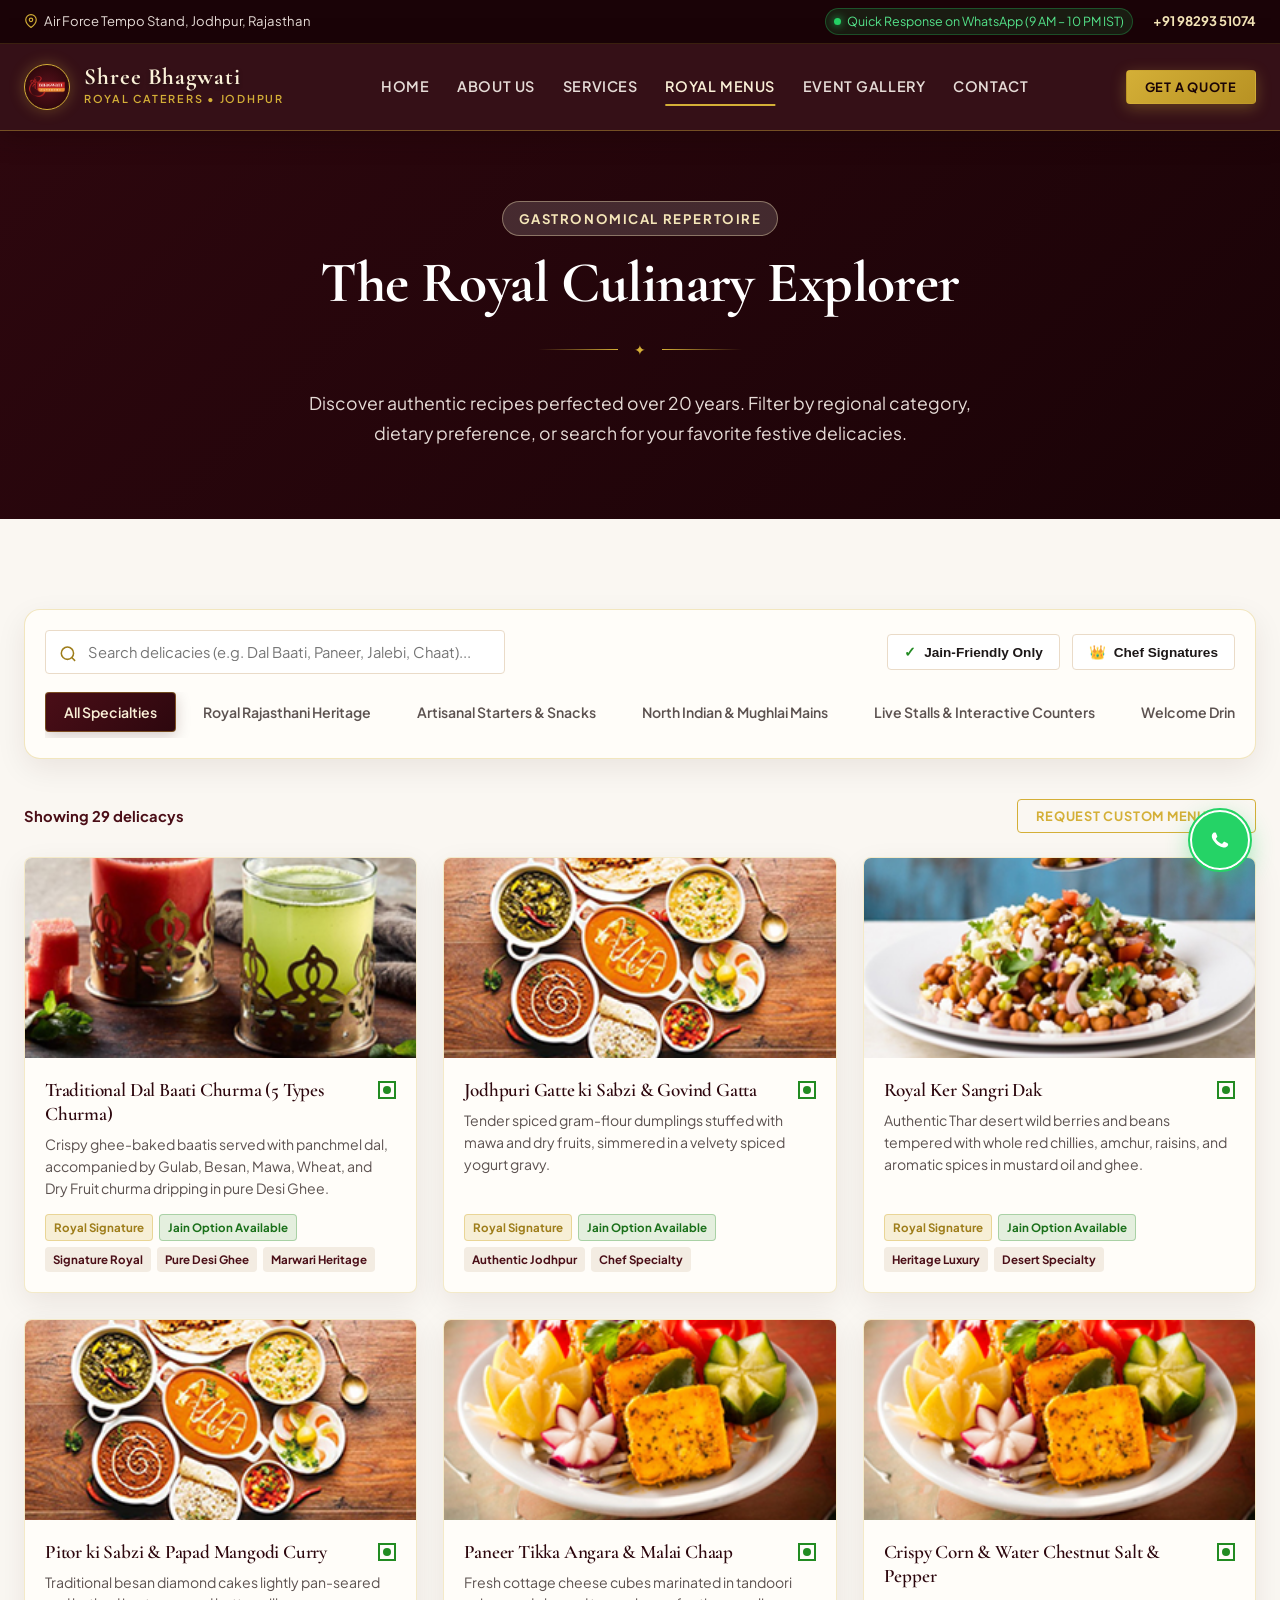
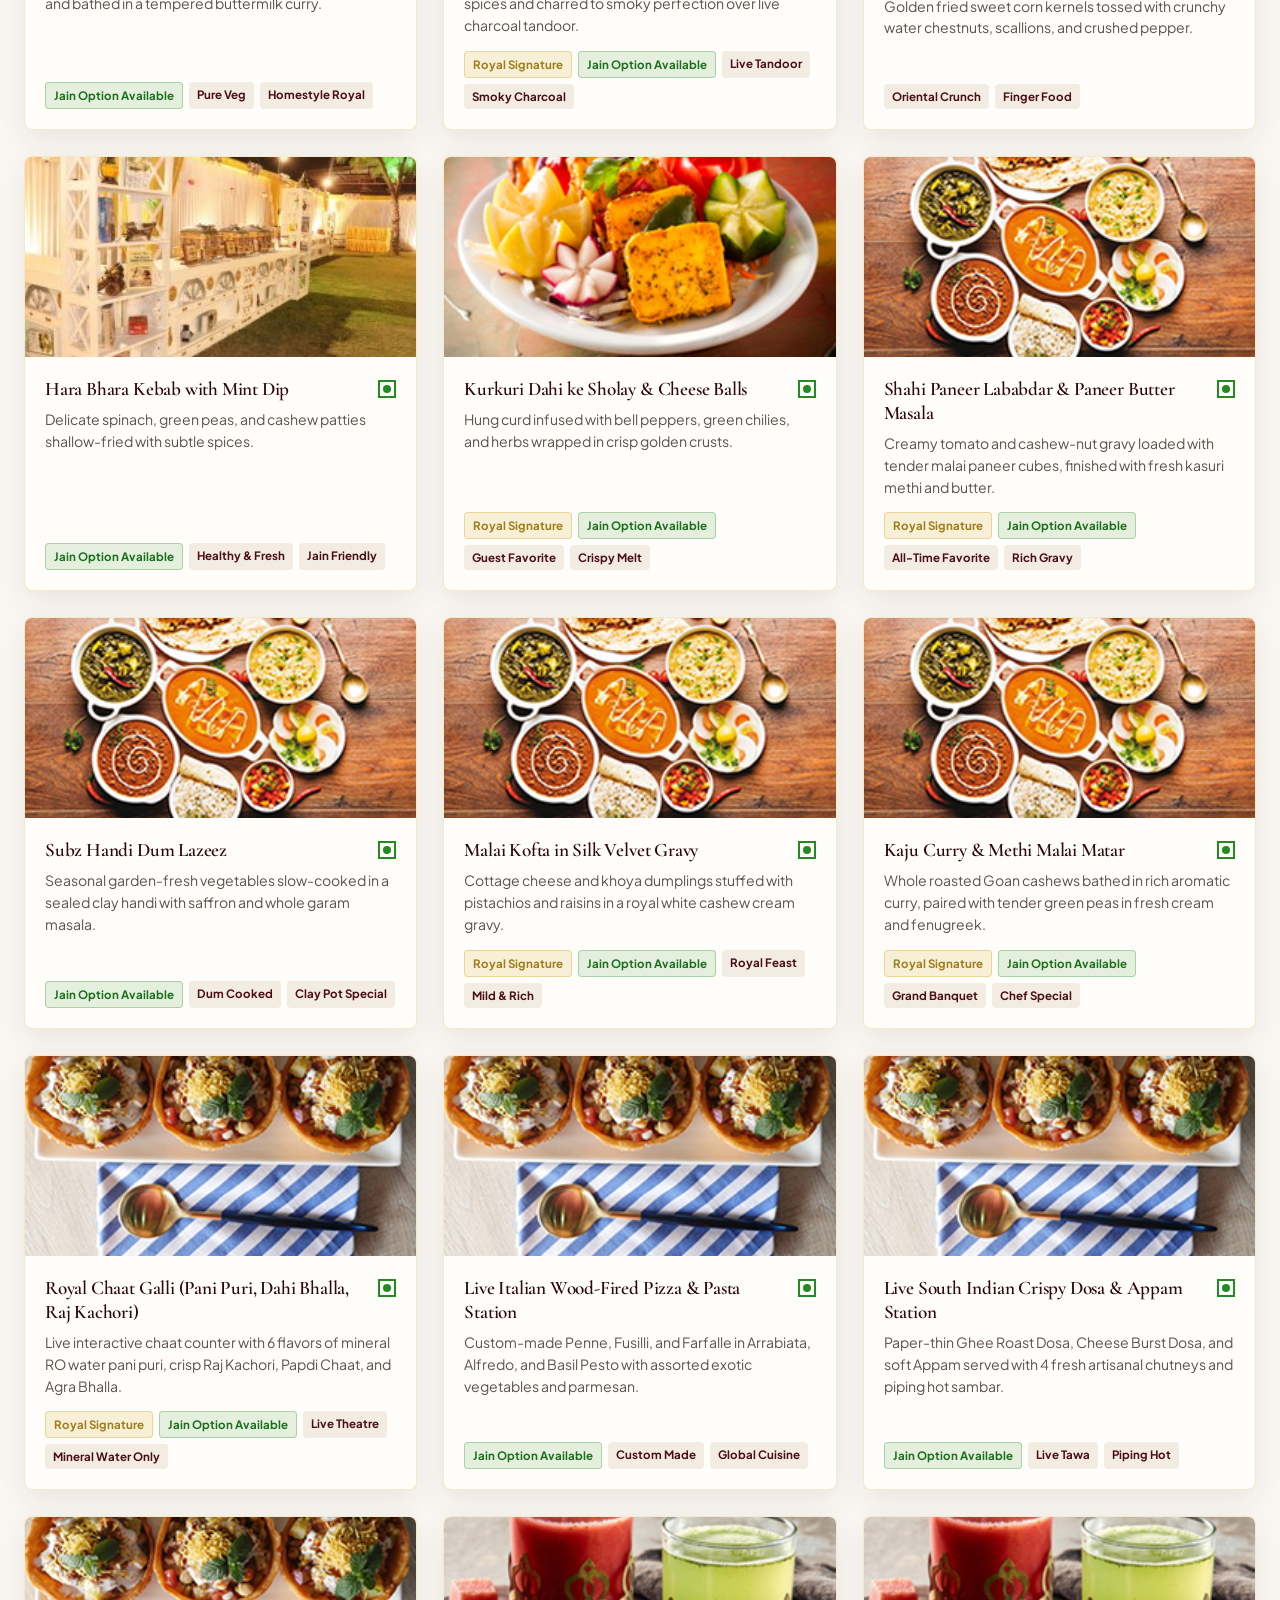
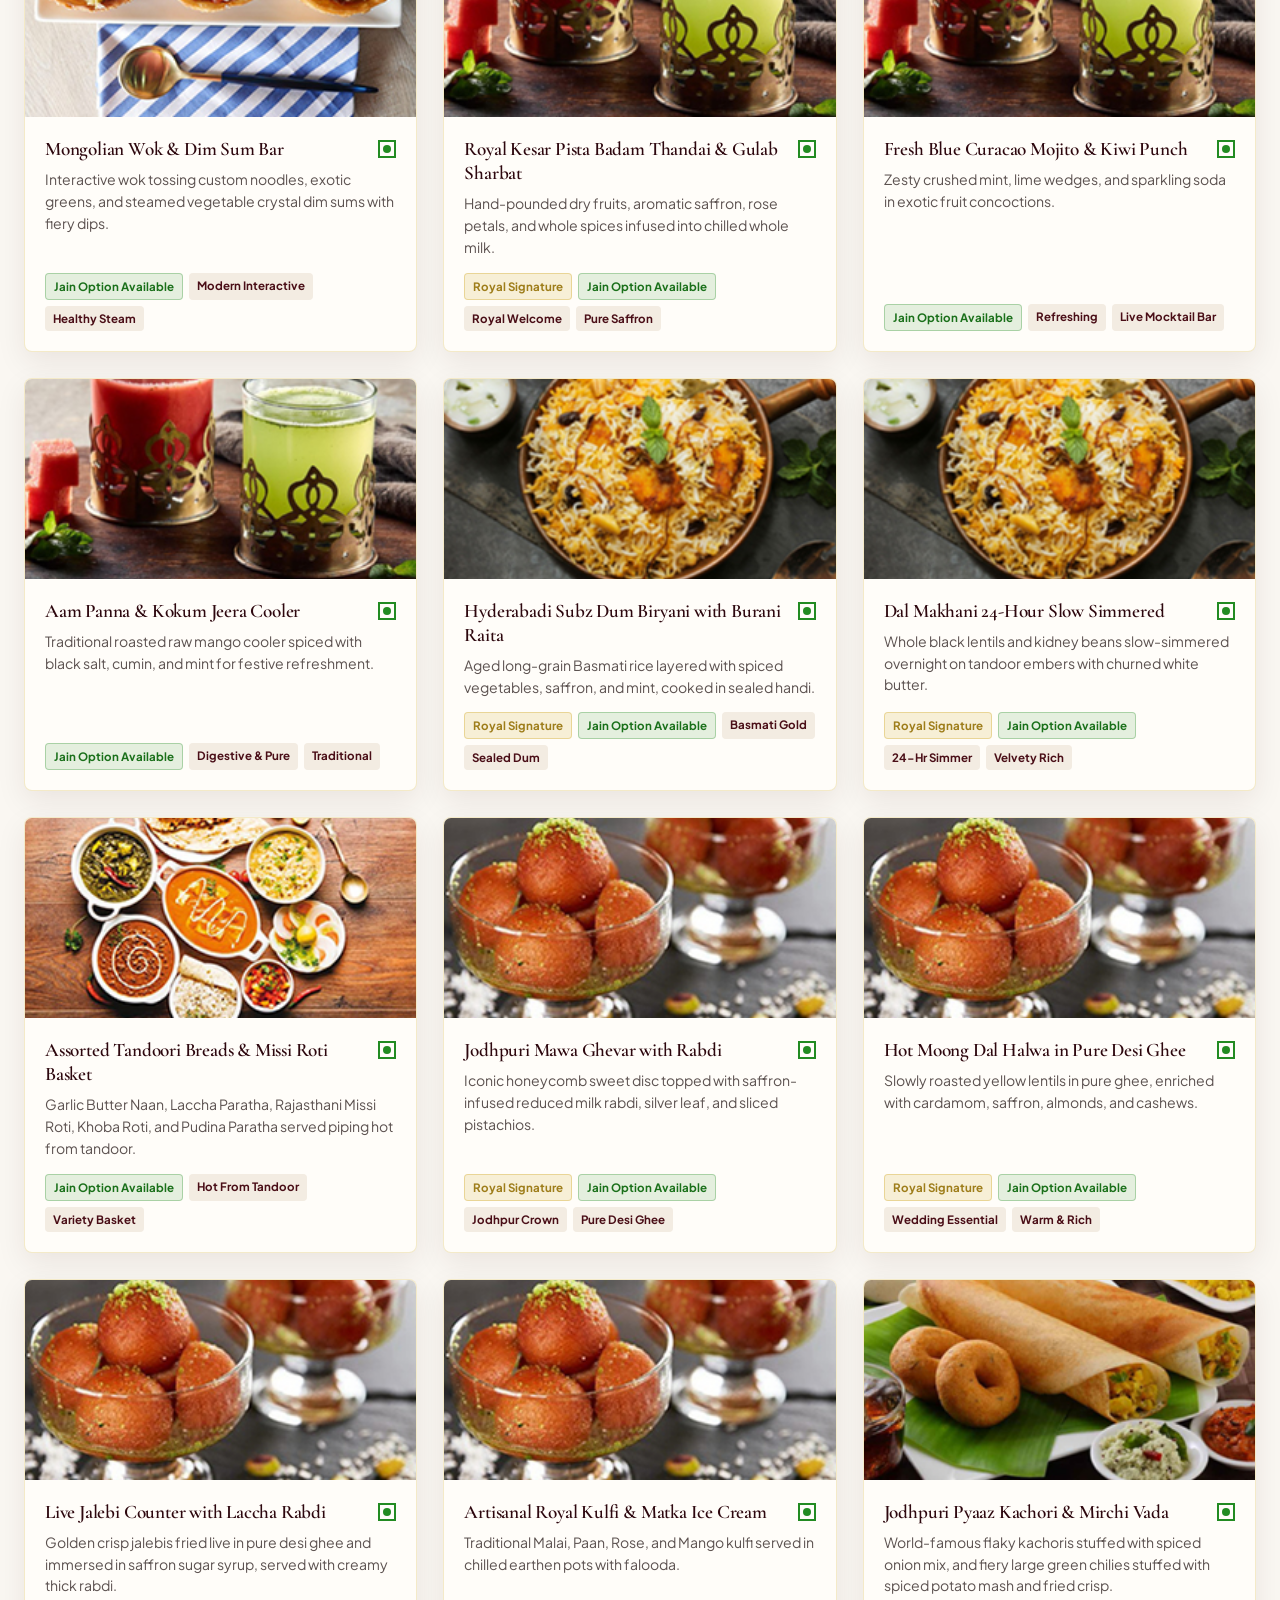
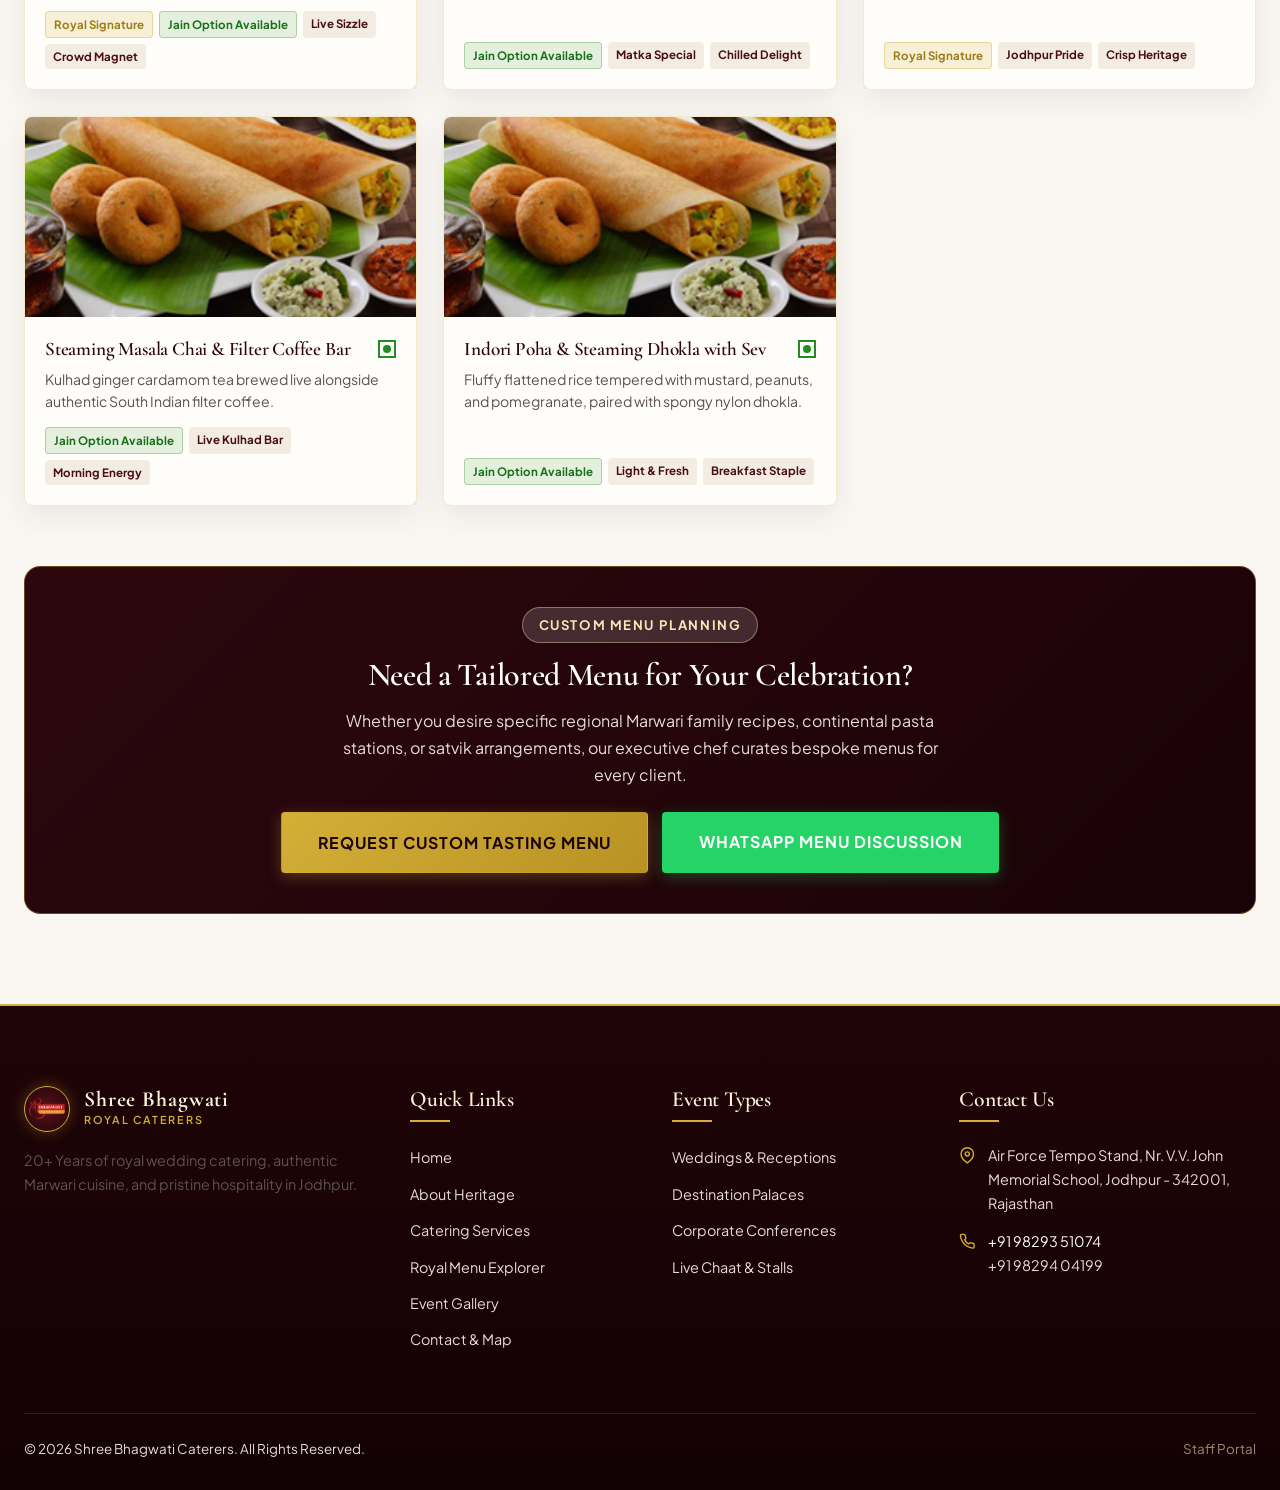
<file: menu.html>
<!DOCTYPE html>
<html lang="en">
<head>
  <meta charset="UTF-8" />
  <meta name="viewport" content="width=device-width, initial-scale=1.0" />
  <title>Royal Menus &amp; Delicacies — Shree Bhagwati Caterers Jodhpur</title>
  <meta name="description" content="Explore royal Rajasthani Dal Baati Churma, rich Mughlai gravies, live chaat stalls, pure desi ghee sweets, and Jain-friendly menus by Shree Bhagwati Caterers." />
  <link rel="canonical" href="https://bhagwaticaterers.com/menu.html" />

  <!-- Preconnect & Stylesheets -->
  <link rel="preconnect" href="https://fonts.googleapis.com" />
  <link rel="preconnect" href="https://fonts.gstatic.com" crossorigin />
  <link rel="stylesheet" href="assets/css/royal-theme.css" />
  <link rel="stylesheet" href="assets/css/components.css" />
  <link rel="stylesheet" href="assets/css/responsive.css" />

  <!-- Schema.org JSON-LD -->
  <script type="application/ld+json">
  {
    "@context": "https://schema.org",
    "@type": "Menu",
    "name": "Shree Bhagwati Caterers Royal Menu",
    "description": "Authentic Marwari, Mughlai, North Indian, and Live Street Food menus for royal weddings and banquets.",
    "inLanguage": "en",
    "hasMenuSection": [
      { "@type": "MenuSection", "name": "Royal Rajasthani Heritage" },
      { "@type": "MenuSection", "name": "North Indian & Mughlai Mains" },
      { "@type": "MenuSection", "name": "Live Stalls & Interactive Counters" },
      { "@type": "MenuSection", "name": "Royal Mithai & Desserts" }
    ]
  }
  </script>

  <!-- Open Graph / Facebook -->
  <meta property="og:type" content="website" />
  <meta property="og:url" content="https://bhagwaticaterers.com/menu.html" />
  <meta property="og:title" content="Royal Menus & Delicacies — Shree Bhagwati Caterers Jodhpur" />
  <meta property="og:description" content="Explore royal Rajasthani Dal Baati Churma, Mughlai curries, live chaat stalls, and pure desi ghee sweets." />
  <meta property="og:image" content="https://bhagwaticaterers.com/assets/images/Welcome-Menu.jpg" />

  <!-- Twitter -->
  <meta property="twitter:card" content="summary_large_image" />
  <meta property="twitter:title" content="Royal Menus & Delicacies — Shree Bhagwati Caterers Jodhpur" />
  <meta property="twitter:description" content="Explore royal Rajasthani Dal Baati Churma, Mughlai curries, live chaat stalls, and pure desi ghee sweets." />
  <meta property="twitter:image" content="https://bhagwaticaterers.com/assets/images/Welcome-Menu.jpg" />

</head>
<body>

  <!-- Accessible Skip Link -->
  <a href="#mainContent" class="skip-link">Skip to Main Content</a>

  <!-- Utility Top Bar -->
  <aside class="utility-top-bar" aria-label="Quick Contact Information">
    <div class="container utility-inner">
      <div class="utility-left">
        <span class="utility-item">
          <svg class="icon-inline" viewBox="0 0 24 24"><path d="M21 10c0 7-9 13-9 13s-9-6-9-13a9 9 0 0 1 18 0z"/><circle cx="12" cy="10" r="3"/></svg>
          Air Force Tempo Stand, Jodhpur, Rajasthan
        </span>
      </div>
      <div class="utility-right">
        <span class="badge-pulse"><span class="pulse-dot"></span> Quick Response on WhatsApp (9 AM – 10 PM IST)</span>
        <a href="tel:919829351074" class="utility-item" style="font-weight: 700; color: var(--gold-light);">+91 98293 51074</a>
      </div>
    </div>
  </aside>

  <!-- Sticky Header Navigation -->
  <header class="royal-header" role="banner">
    <div class="container navbar-container">
      <a href="index.html" class="brand-logo" aria-label="Shree Bhagwati Caterers Homepage">
        <div class="brand-crest">
          <img src="assets/images/web-logo.png" alt="Shree Bhagwati Caterers Logo" width="46" height="46" />
        </div>
        <div class="brand-text">
          <span class="brand-title">Shree Bhagwati</span>
          <span class="brand-subtitle">Royal Caterers • Jodhpur</span>
        </div>
      </a>

      <nav class="nav-menu" role="navigation" aria-label="Primary Navigation">
        <a href="index.html" class="nav-link">Home</a>
        <a href="about.html" class="nav-link">About Us</a>
        <a href="services.html" class="nav-link">Services</a>
        <a href="menu.html" class="nav-link active">Royal Menus</a>
        <a href="gallery.html" class="nav-link">Event Gallery</a>
        <a href="contact.html" class="nav-link">Contact</a>
      </nav>

      <div class="nav-actions">
        <button type="button" class="btn btn-gold btn-sm" data-open-quote-modal>Get A Quote</button>
        <button type="button" class="mobile-nav-toggle" aria-label="Open mobile navigation menu">
          <svg class="icon-inline" viewBox="0 0 24 24"><line x1="3" y1="12" x2="21" y2="12"/><line x1="3" y1="6" x2="21" y2="6"/><line x1="3" y1="18" x2="21" y2="18"/></svg>
        </button>
      </div>
    </div>
  </header>

  <!-- Mobile Drawer -->
  <div class="mobile-drawer-overlay"></div>
  <aside class="mobile-nav-drawer" role="dialog" aria-modal="true" aria-label="Mobile Menu">
    <div>
      <div class="drawer-header">
        <div class="brand-text">
          <span class="brand-title" style="font-size: 1.3rem;">Shree Bhagwati</span>
          <span class="brand-subtitle">Royal Caterers</span>
        </div>
        <button type="button" class="drawer-close-btn" aria-label="Close menu">
          <svg class="icon-inline" viewBox="0 0 24 24"><line x1="18" y1="6" x2="6" y2="18"/><line x1="6" y1="6" x2="18" y2="18"/></svg>
        </button>
      </div>
      <ul class="drawer-menu">
        <li><a href="index.html" class="drawer-link">Home</a></li>
        <li><a href="about.html" class="drawer-link">About Heritage</a></li>
        <li><a href="services.html" class="drawer-link">Event Services</a></li>
        <li><a href="menu.html" class="drawer-link active">Royal Menus</a></li>
        <li><a href="gallery.html" class="drawer-link">Event Gallery</a></li>
        <li><a href="contact.html" class="drawer-link">Contact &amp; Location</a></li>
      </ul>
    </div>
    <div class="drawer-footer">
      <button type="button" class="btn btn-gold" style="width: 100%;" data-open-quote-modal>Request A Quote</button>
      <a href="https://wa.me/919829351074" target="_blank" rel="noopener" class="btn btn-whatsapp" style="width: 100%;">WhatsApp Founders</a>
    </div>
  </aside>

  <!-- Main Content -->
  <main id="mainContent">

    <!-- Page Banner -->
    <section class="section-padding bg-royal-maroon" style="padding: 70px 0; text-align: center;">
      <div class="container">
        <span class="royal-badge light" style="margin-bottom: 12px;">Gastronomical Repertoire</span>
        <h1 style="color: #FFFFFF; font-size: clamp(2.4rem, 4.5vw, 3.8rem); margin-bottom: 14px;">
          The Royal Culinary Explorer
        </h1>
        <div class="royal-divider"><span class="crest-icon">✦</span></div>
        <p style="color: var(--text-on-dark-muted); max-width: 700px; margin: 0 auto; font-size: 1.1rem;">
          Discover authentic recipes perfected over 20 years. Filter by regional category, dietary preference, or search for your favorite festive delicacies.
        </p>
      </div>
    </section>

    <!-- Interactive Menu Explorer Section -->
    <section class="section-padding bg-ivory">
      <div class="container">

        <!-- Controls Box -->
        <div class="menu-controls-wrapper">
          <div class="menu-search-row">
            <div class="menu-search-input-box">
              <span class="menu-search-icon">
                <svg class="icon-inline" viewBox="0 0 24 24"><circle cx="11" cy="11" r="8"/><line x1="21" y1="21" x2="16.65" y2="16.65"/></svg>
              </span>
              <input type="text" id="menuSearchInput" placeholder="Search delicacies (e.g. Dal Baati, Paneer, Jalebi, Chaat)..." aria-label="Search delicacies" />
            </div>

            <div class="menu-filter-toggles">
              <button type="button" class="toggle-chip" id="jainFilterToggle" aria-pressed="false">
                <span style="color: #228B22; font-weight: 900;">✓</span>
                Jain-Friendly Only
              </button>
              <button type="button" class="toggle-chip" id="signatureFilterToggle" aria-pressed="false">
                <span style="color: var(--gold-primary);">👑</span>
                Chef Signatures
              </button>
            </div>
          </div>

          <!-- Category Tabs -->
          <div class="menu-category-tabs" id="menuCategoryTabs" role="tablist" aria-label="Menu Categories">
            <!-- Rendered by menu-explorer.js -->
          </div>
        </div>

        <div style="display: flex; justify-content: space-between; align-items: center; margin-bottom: 24px;">
          <div id="menuResultsCount" style="font-size: 0.92rem; font-weight: 700; color: var(--royal-maroon);">
            Showing all specialties
          </div>
          <button type="button" class="btn btn-outline-gold btn-sm" data-open-quote-modal>
            Request Custom Menu PDF
          </button>
        </div>

        <!-- Menu Dish Grid -->
        <div class="menu-items-grid" id="menuItemsGrid">
          <!-- Rendered dynamically by menu-explorer.js -->
        </div>

        <!-- Custom Menu Inquiry Banner -->
        <div style="margin-top: 60px; background: linear-gradient(135deg, var(--royal-maroon-dark) 0%, var(--royal-maroon-deep) 100%); border-radius: var(--radius-lg); padding: 40px 30px; text-align: center; color: #FFFFFF; border: 1px solid var(--gold-border);">
          <span class="royal-badge light" style="margin-bottom: 12px;">Custom Menu Planning</span>
          <h2 style="color: #FFFFFF; font-size: 2rem; margin-bottom: 12px;">Need a Tailored Menu for Your Celebration?</h2>
          <p style="color: var(--text-on-dark-muted); max-width: 620px; margin: 0 auto 24px; font-size: 1rem;">
            Whether you desire specific regional Marwari family recipes, continental pasta stations, or satvik arrangements, our executive chef curates bespoke menus for every client.
          </p>
          <div style="display: flex; justify-content: center; gap: 14px; flex-wrap: wrap;">
            <button type="button" class="btn btn-gold btn-lg" data-open-quote-modal>
              Request Custom Tasting Menu
            </button>
            <a href="https://wa.me/919829351074?text=Hello%20Bhagwati%20Caterers%2C%20I%20would%20like%20to%20discuss%20a%20custom%20menu." target="_blank" rel="noopener" class="btn btn-whatsapp btn-lg">
              WhatsApp Menu Discussion
            </a>
          </div>
        </div>

      </div>
    </section>

  </main>

  <!-- Luxury Multi-Column Footer -->
  <footer class="royal-footer" role="contentinfo">
    <div class="container">
      <div class="footer-grid">
        <div class="footer-col">
          <div class="brand-logo" style="margin-bottom: 14px;">
            <div class="brand-crest"><img src="assets/images/web-logo.png" alt="Logo" width="46" height="46" /></div>
            <div class="brand-text">
              <span class="brand-title" style="font-size: 1.35rem;">Shree Bhagwati</span>
              <span class="brand-subtitle">Royal Caterers</span>
            </div>
          </div>
          <p class="footer-brand-desc">20+ Years of royal wedding catering, authentic Marwari cuisine, and pristine hospitality in Jodhpur.</p>
        </div>
        <div class="footer-col">
          <h4>Quick Links</h4>
          <ul class="footer-links">
            <li><a href="index.html">Home</a></li>
            <li><a href="about.html">About Heritage</a></li>
            <li><a href="services.html">Catering Services</a></li>
            <li><a href="menu.html">Royal Menu Explorer</a></li>
            <li><a href="gallery.html">Event Gallery</a></li>
            <li><a href="contact.html">Contact &amp; Map</a></li>
          </ul>
        </div>
        <div class="footer-col">
          <h4>Event Types</h4>
          <ul class="footer-links">
            <li><a href="services.html#wedding">Weddings &amp; Receptions</a></li>
            <li><a href="services.html#destination-wedding">Destination Palaces</a></li>
            <li><a href="services.html#corporate">Corporate Conferences</a></li>
            <li><a href="services.html#live-counters">Live Chaat &amp; Stalls</a></li>
          </ul>
        </div>
        <div class="footer-col">
          <h4>Contact Us</h4>
          <div class="footer-contact-items">
            <div class="footer-contact-item">
              <svg class="icon-inline" viewBox="0 0 24 24"><path d="M21 10c0 7-9 13-9 13s-9-6-9-13a9 9 0 0 1 18 0z"/><circle cx="12" cy="10" r="3"/></svg>
              <span>Air Force Tempo Stand, Nr. V.V. John Memorial School, Jodhpur - 342001, Rajasthan</span>
            </div>
            <div class="footer-contact-item">
              <svg class="icon-inline" viewBox="0 0 24 24"><path d="M22 16.92v3a2 2 0 0 1-2.18 2 19.79 19.79 0 0 1-8.63-3.07 19.5 19.5 0 0 1-6-6 19.79 19.79 0 0 1-3.07-8.67A2 2 0 0 1 4.11 2h3a2 2 0 0 1 2 1.72 12.84 12.84 0 0 0 .7 2.81 2 2 0 0 1-.45 2.11L8.09 9.91a16 16 0 0 0 6 6l1.27-1.27a2 2 0 0 1 2.11-.45 12.84 12.84 0 0 0 2.81.7A2 2 0 0 1 22 16.92z"/></svg>
              <div>
                <a href="tel:919829351074" style="color: #FFF;">+91 98293 51074</a><br/>
                <a href="tel:919829404199" style="color: var(--text-on-dark-muted);">+91 98294 04199</a>
              </div>
            </div>
          </div>
        </div>
      </div>
      <div class="footer-bottom-bar">
        <div>&copy; <span data-current-year>2026</span> Shree Bhagwati Caterers. All Rights Reserved.</div>
        <div><a href="admin.html" style="color: var(--text-gold-light); opacity: 0.6;">Staff Portal</a></div>
      </div>
    </div>
  </footer>

  <!-- Floating WhatsApp & Mobile Sticky Bar -->
  <div class="floating-whatsapp-widget" role="complementary" aria-label="Instant WhatsApp Chat">
    <a href="https://wa.me/919829351074?text=Hello%20Bhagwati%20Caterers%2C%20I%20would%20like%20to%20enquire%20about%20catering%20services." target="_blank" rel="noopener" class="floating-whatsapp-btn" aria-label="Direct WhatsApp Chat" data-source="floating_button">
      <svg style="width: 32px; height: 32px; fill: currentColor;" viewBox="0 0 24 24"><path d="M17.472 14.382c-.301-.15-1.781-.879-2.056-.98-.276-.1-.477-.15-.678.15-.2.3-.778.98-.954 1.18-.175.2-.351.225-.652.075-.301-.15-1.272-.469-2.424-1.496-.895-.798-1.5-1.783-1.676-2.084-.175-.3-.019-.462.132-.612.136-.135.301-.35.452-.525.15-.175.2-.3.301-.5.1-.2.05-.375-.025-.525-.075-.15-.678-1.635-.93-2.24-.244-.589-.493-.51-.678-.52h-.578c-.2 0-.526.075-.802.375-.276.3-1.053 1.03-1.053 2.512s1.079 2.914 1.23 3.115c.15.2 2.124 3.243 5.145 4.549.719.311 1.281.497 1.719.636.723.23 1.381.197 1.901.12.58-.087 1.781-.728 2.032-1.431.251-.703.251-1.305.176-1.43-.076-.126-.277-.201-.578-.351z"/></svg>
    </a>
  </div>

  <aside class="mobile-sticky-cta-bar" aria-label="Mobile Quick Actions">
    <div class="mobile-cta-grid">
      <a href="tel:919829351074" class="mobile-cta-item btn-outline-white">Call</a>
      <a href="https://wa.me/919829351074" target="_blank" rel="noopener" class="mobile-cta-item btn-whatsapp">WhatsApp</a>
      <button type="button" class="mobile-cta-item btn-gold" data-open-quote-modal>Get Quote</button>
    </div>
  </aside>

  <!-- Quote Modal -->
  <div class="quote-modal-backdrop" id="quoteModal" role="dialog" aria-modal="true" aria-labelledby="quoteModalTitle" aria-hidden="true">
    <div class="quote-modal-card">
      <button type="button" class="modal-close-icon" id="quoteModalCloseBtn" aria-label="Close quote modal">
        <svg class="icon-inline" viewBox="0 0 24 24"><line x1="18" y1="6" x2="6" y2="18"/><line x1="6" y1="6" x2="18" y2="18"/></svg>
      </button>
      <div style="text-align: center; margin-bottom: 20px;">
        <span class="royal-badge">Instant Royal Quote</span>
        <h2 id="quoteModalTitle" style="font-size: 1.7rem; color: var(--royal-maroon); margin-top: 6px;">Request Event Quote</h2>
      </div>
      <div class="quote-progress-bar">
        <div class="quote-progress-step active" id="progressStep1"><div class="step-circle">1</div><span class="step-name">Event</span></div>
        <div class="quote-progress-step" id="progressStep2"><div class="step-circle">2</div><span class="step-name">Food</span></div>
        <div class="quote-progress-step" id="progressStep3"><div class="step-circle">3</div><span class="step-name">Contact</span></div>
      </div>
      <form id="royalQuoteForm" novalidate>
        <div class="quote-step-panel active" id="quoteStepPanel1">
          <div class="form-grid-2">
            <div class="form-group">
              <label for="quoteEventType">Occasion Type *</label>
              <select id="quoteEventType" class="form-control" required>
                <option value="Royal Wedding">Royal Wedding</option>
                <option value="Destination Wedding">Destination Wedding</option>
                <option value="Engagement / Roka">Engagement / Roka</option>
                <option value="Corporate Banquet">Corporate Banquet</option>
              </select>
            </div>
            <div class="form-group">
              <label for="quoteEventDate">Date *</label>
              <input type="date" id="quoteEventDate" class="form-control" required />
            </div>
          </div>
          <div class="form-group">
            <label for="quoteCity">City / Venue *</label>
            <input type="text" id="quoteCity" class="form-control" value="Jodhpur" required />
          </div>
        </div>
        <div class="quote-step-panel" id="quoteStepPanel2">
          <div class="form-group">
            <div style="display: flex; justify-content: space-between;"><label for="quoteGuestCount">Guests</label><strong id="quoteGuestDisplay">250 Guests</strong></div>
            <input type="range" id="quoteGuestCount" min="50" max="3000" step="25" value="250" style="width: 100%;" />
          </div>
          <div class="form-group">
            <label for="quoteMealType">Meal Type</label>
            <select id="quoteMealType" class="form-control">
              <option value="Grand Dinner Banquet">Grand Dinner Banquet</option>
              <option value="Royal Lunch Spread">Royal Lunch Spread</option>
            </select>
          </div>
        </div>
        <div class="quote-step-panel" id="quoteStepPanel3">
          <div class="form-grid-2">
            <div class="form-group"><label for="quoteFullName">Full Name *</label><input type="text" id="quoteFullName" class="form-control" required /></div>
            <div class="form-group"><label for="quotePhone">Phone *</label><input type="tel" id="quotePhone" class="form-control" required /></div>
          </div>
          <div class="form-group"><label for="quoteEmail">Email</label><input type="email" id="quoteEmail" class="form-control" /></div>
        </div>
        <div class="modal-nav-row">
          <button type="button" class="btn btn-outline-gold" id="quoteStepPrevBtn" style="display: none;">&larr; Back</button>
          <div style="margin-left: auto; display: flex; gap: 10px;">
            <button type="button" class="btn btn-maroon" id="quoteStepNextBtn">Next &rarr;</button>
            <button type="submit" class="btn btn-gold" id="quoteStepSubmitBtn" style="display: none;">Submit Quote</button>
          </div>
        </div>
      </form>
    </div>
  </div>

  <!-- Scripts -->
  <script src="assets/js/config.js"></script>
  <script src="assets/data/site-content.js"></script>
  <script src="assets/data/menu-data.js"></script>
  <script src="assets/data/gallery-data.js"></script>
  <script src="assets/js/analytics.js"></script>
  <script src="assets/js/quote-calculator.js"></script>
  <script src="assets/js/menu-explorer.js"></script>
  <script src="assets/js/app.js"></script>
</body>
</html>
</file>
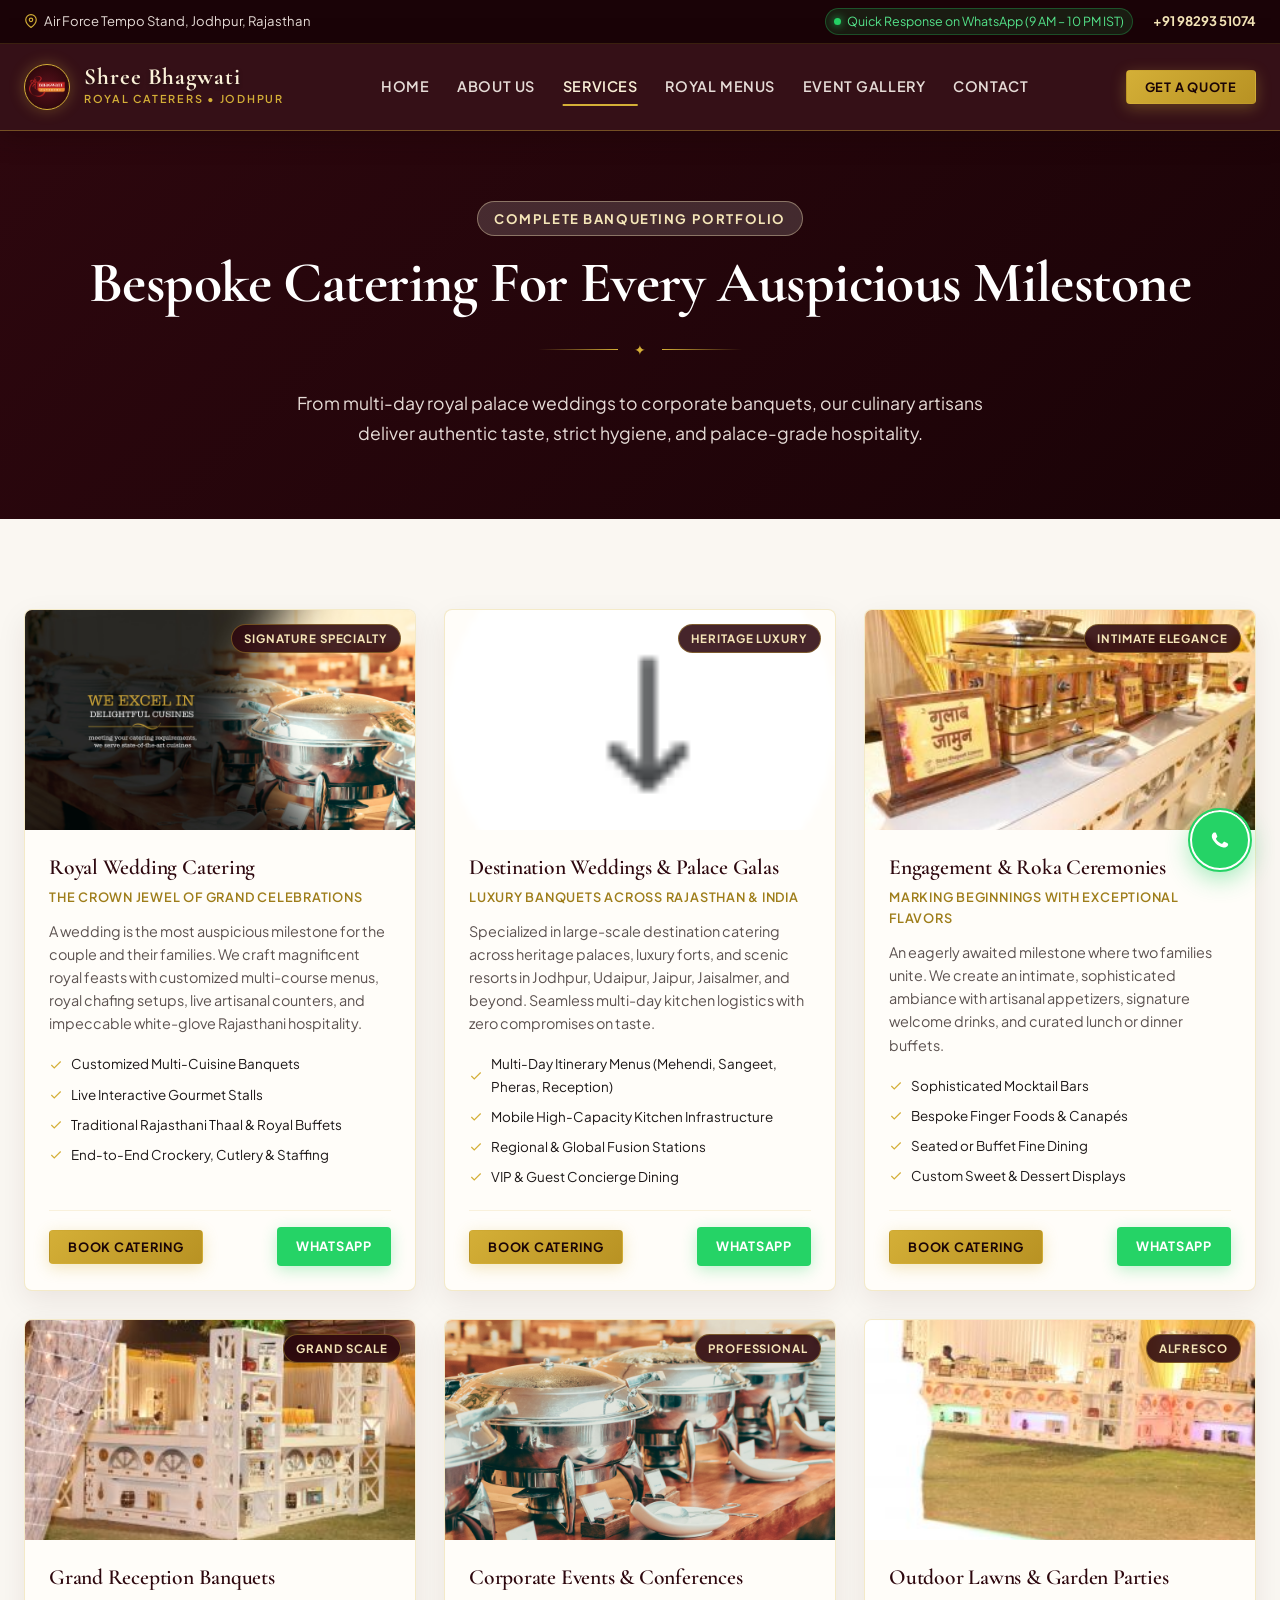
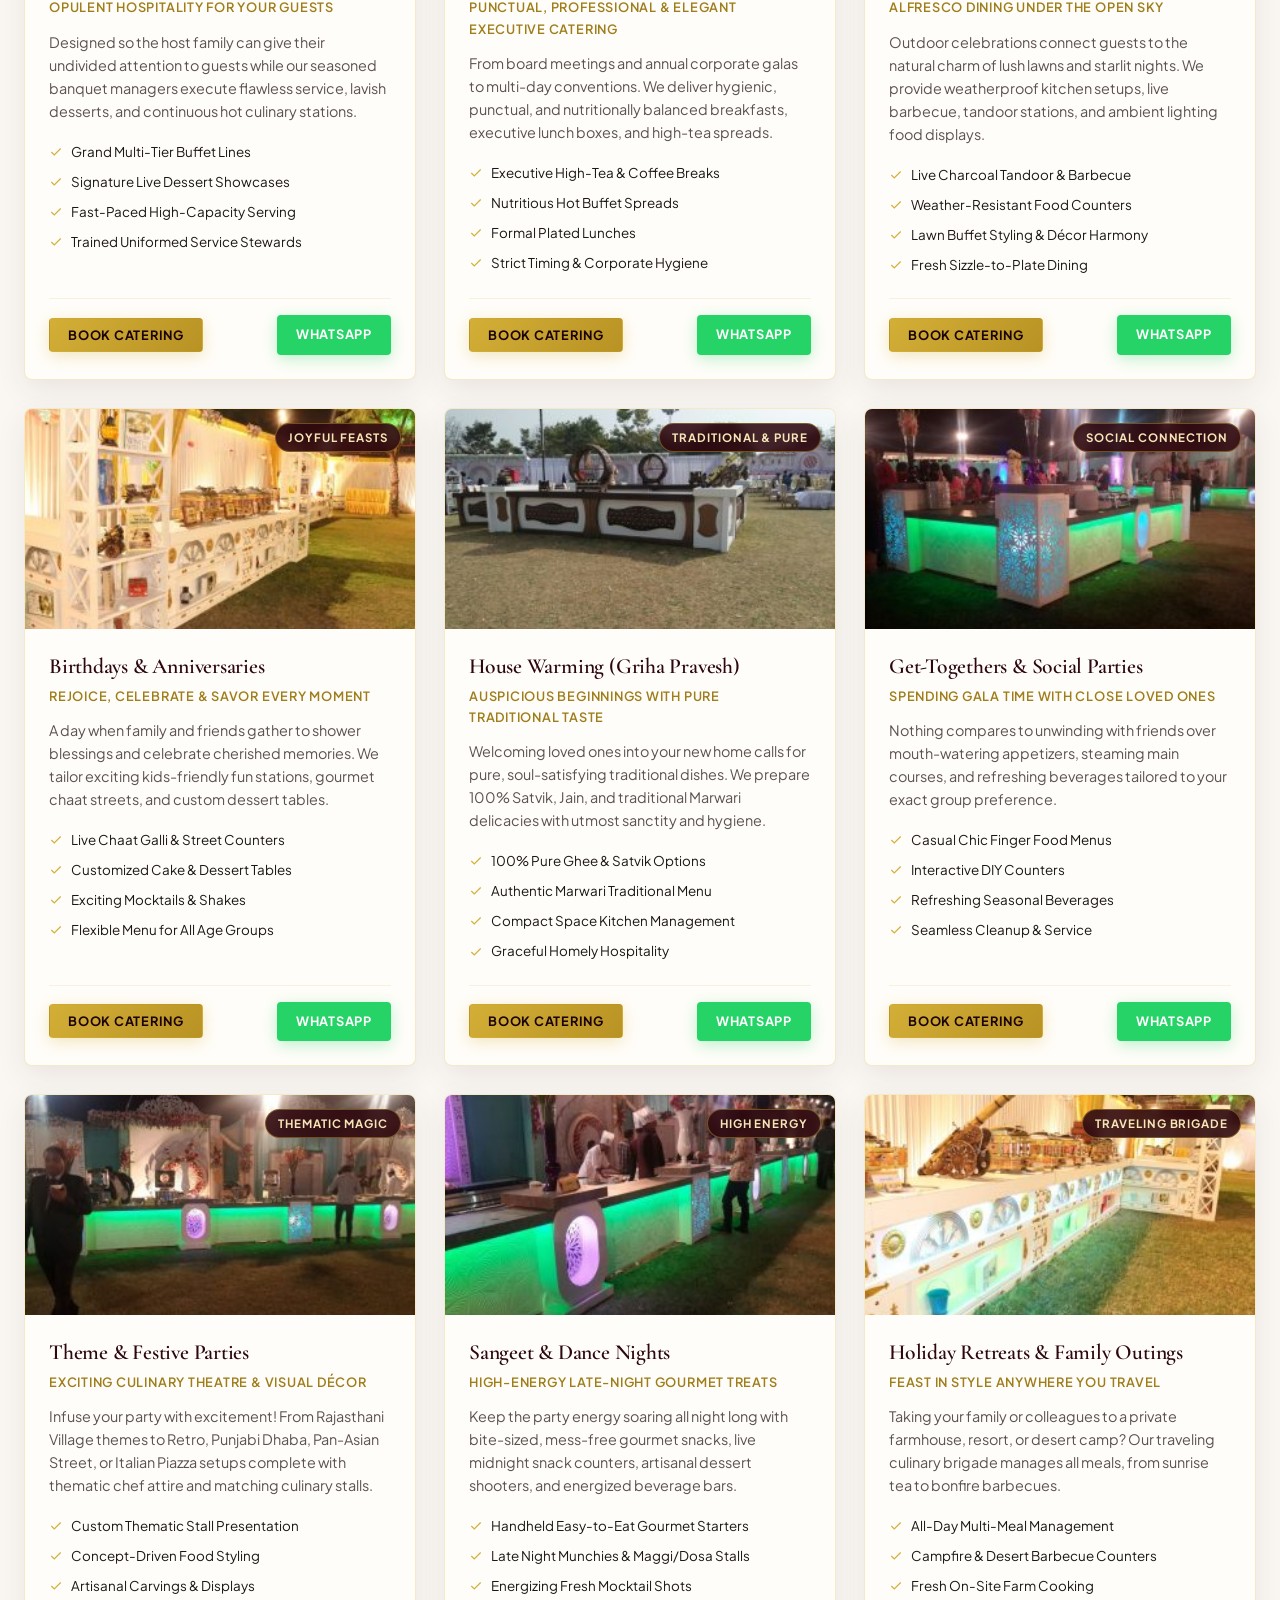
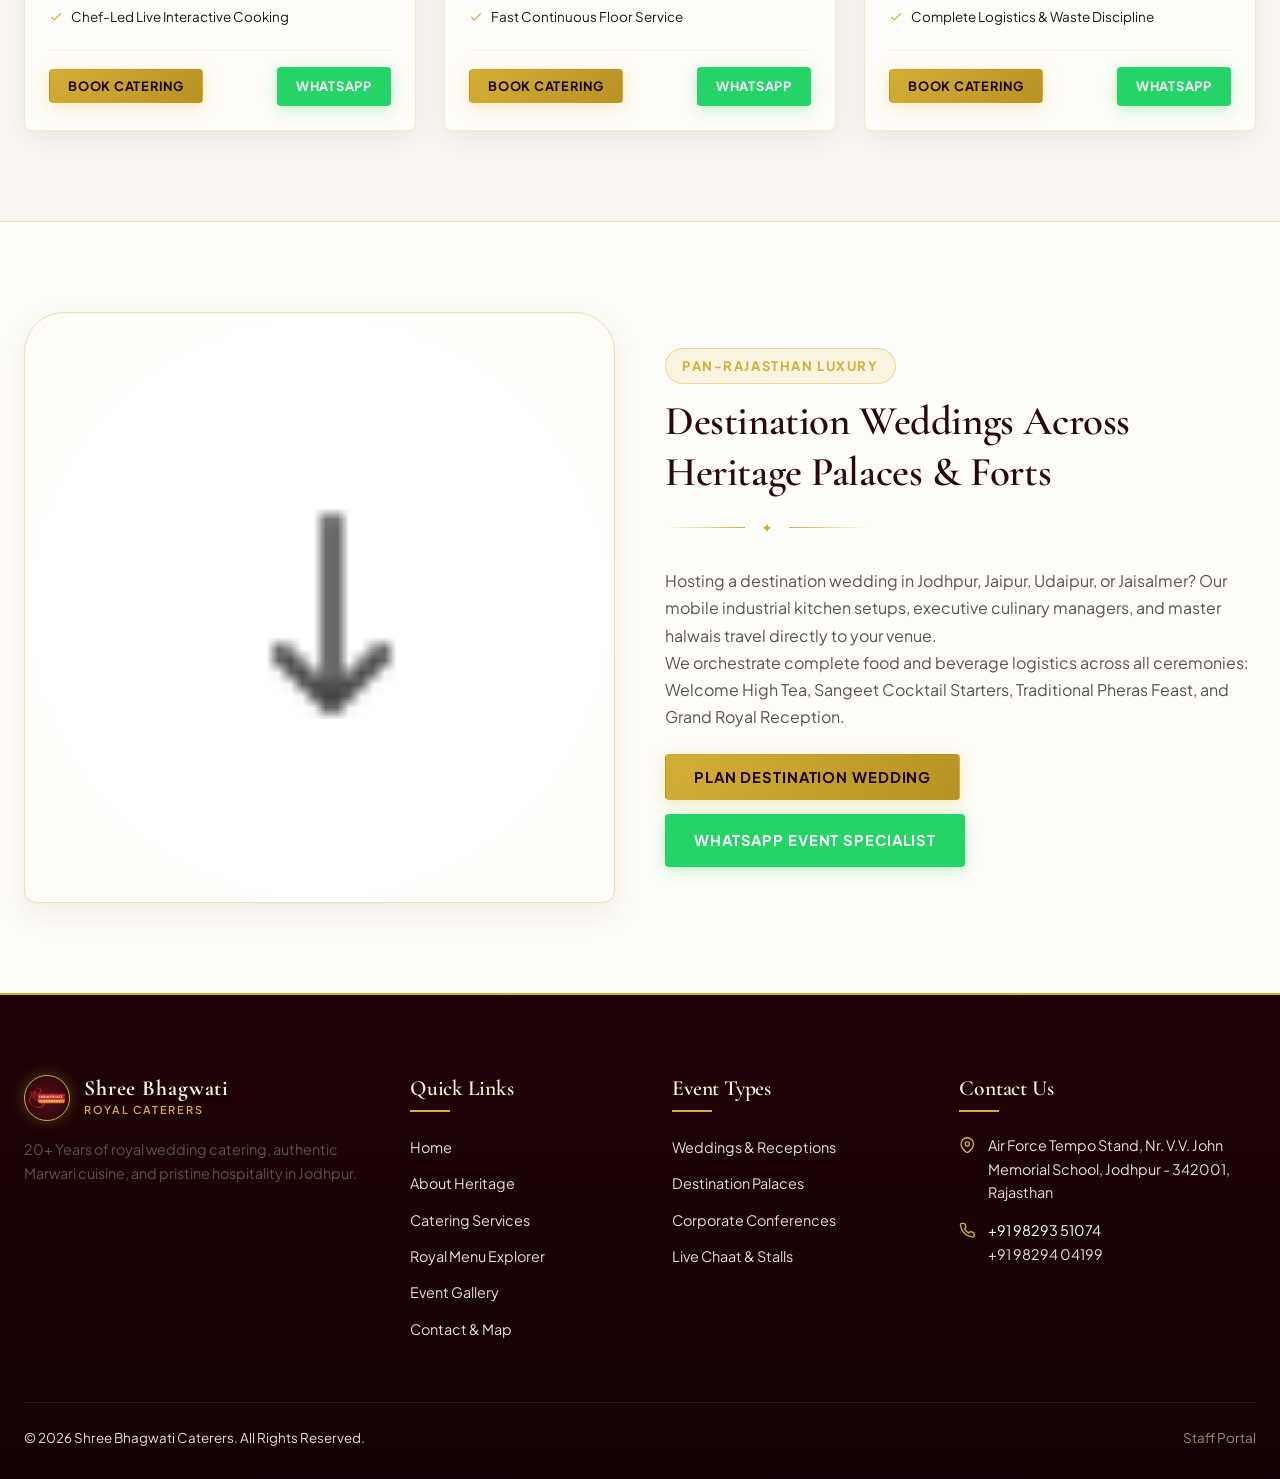
<file: services.html>
<!DOCTYPE html>
<html lang="en">
<head>
  <meta charset="UTF-8" />
  <meta name="viewport" content="width=device-width, initial-scale=1.0" />
  <title>Catering Services — Shree Bhagwati Caterers | Weddings, Corporate & Social Banquets</title>
  <meta name="description" content="Explore complete catering services by Shree Bhagwati Caterers: Grand Weddings, Destination Palace Galas, Engagements, Receptions, Corporate Events, and Live Stalls in Rajasthan." />
  <link rel="canonical" href="https://bhagwaticaterers.com/services.html" />

  <!-- Preconnect & Stylesheets -->
  <link rel="preconnect" href="https://fonts.googleapis.com" />
  <link rel="preconnect" href="https://fonts.gstatic.com" crossorigin />
  <link rel="stylesheet" href="assets/css/royal-theme.css" />
  <link rel="stylesheet" href="assets/css/components.css" />
  <link rel="stylesheet" href="assets/css/responsive.css" />

  <!-- Schema.org JSON-LD -->
  <script type="application/ld+json">
  {
    "@context": "https://schema.org",
    "@type": "Service",
    "name": "Luxury Event & Wedding Catering Services",
    "provider": {
      "@type": "CateringService",
      "name": "Shree Bhagwati Caterers",
      "telephone": "+919829351074",
      "address": {
        "@type": "PostalAddress",
        "streetAddress": "Air Force Tempo Stand, Nr. V.V. John Memorial School",
        "addressLocality": "Jodhpur",
        "addressRegion": "Rajasthan",
        "postalCode": "342001",
        "addressCountry": "IN"
      }
    },
    "areaServed": "Rajasthan, India",
    "hasOfferCatalog": {
      "@type": "OfferCatalog",
      "name": "Catering Event Services",
      "itemListElement": [
        { "@type": "Offer", "itemOffered": { "@type": "Service", "name": "Royal Wedding Catering" } },
        { "@type": "Offer", "itemOffered": { "@type": "Service", "name": "Destination Wedding Catering" } },
        { "@type": "Offer", "itemOffered": { "@type": "Service", "name": "Corporate Event Catering" } },
        { "@type": "Offer", "itemOffered": { "@type": "Service", "name": "Live Interactive Food Stalls" } }
      ]
    }
  }
  </script>

  <!-- Open Graph / Facebook -->
  <meta property="og:type" content="website" />
  <meta property="og:url" content="https://bhagwaticaterers.com/services.html" />
  <meta property="og:title" content="Catering Services — Shree Bhagwati Caterers | Weddings, Corporate & Social Banquets" />
  <meta property="og:description" content="Complete luxury catering services in Rajasthan: Royal Weddings, Destination Palaces, Corporate Banquets, and Live Stalls." />
  <meta property="og:image" content="https://bhagwaticaterers.com/assets/images/bnr2b.jpg" />

  <!-- Twitter -->
  <meta property="twitter:card" content="summary_large_image" />
  <meta property="twitter:title" content="Catering Services — Shree Bhagwati Caterers | Weddings, Corporate & Social Banquets" />
  <meta property="twitter:description" content="Complete luxury catering services in Rajasthan: Royal Weddings, Destination Palaces, Corporate Banquets, and Live Stalls." />
  <meta property="twitter:image" content="https://bhagwaticaterers.com/assets/images/bnr2b.jpg" />

</head>
<body>

  <!-- Accessible Skip Link -->
  <a href="#mainContent" class="skip-link">Skip to Main Content</a>

  <!-- Utility Announcement Bar -->
  <aside class="utility-top-bar" aria-label="Quick Contact Information">
    <div class="container utility-inner">
      <div class="utility-left">
        <span class="utility-item">
          <svg class="icon-inline" viewBox="0 0 24 24"><path d="M21 10c0 7-9 13-9 13s-9-6-9-13a9 9 0 0 1 18 0z"/><circle cx="12" cy="10" r="3"/></svg>
          Air Force Tempo Stand, Jodhpur, Rajasthan
        </span>
      </div>
      <div class="utility-right">
        <span class="badge-pulse"><span class="pulse-dot"></span> Quick Response on WhatsApp (9 AM – 10 PM IST)</span>
        <a href="tel:919829351074" class="utility-item" style="font-weight: 700; color: var(--gold-light);">+91 98293 51074</a>
      </div>
    </div>
  </aside>

  <!-- Sticky Luxury Header Navigation -->
  <header class="royal-header" role="banner">
    <div class="container navbar-container">
      <a href="index.html" class="brand-logo" aria-label="Shree Bhagwati Caterers Homepage">
        <div class="brand-crest">
          <img src="assets/images/web-logo.png" alt="Shree Bhagwati Caterers Logo" width="46" height="46" />
        </div>
        <div class="brand-text">
          <span class="brand-title">Shree Bhagwati</span>
          <span class="brand-subtitle">Royal Caterers • Jodhpur</span>
        </div>
      </a>

      <nav class="nav-menu" role="navigation" aria-label="Primary Navigation">
        <a href="index.html" class="nav-link">Home</a>
        <a href="about.html" class="nav-link">About Us</a>
        <a href="services.html" class="nav-link active">Services</a>
        <a href="menu.html" class="nav-link">Royal Menus</a>
        <a href="gallery.html" class="nav-link">Event Gallery</a>
        <a href="contact.html" class="nav-link">Contact</a>
      </nav>

      <div class="nav-actions">
        <button type="button" class="btn btn-gold btn-sm" data-open-quote-modal>Get A Quote</button>
        <button type="button" class="mobile-nav-toggle" aria-label="Open mobile navigation menu">
          <svg class="icon-inline" viewBox="0 0 24 24"><line x1="3" y1="12" x2="21" y2="12"/><line x1="3" y1="6" x2="21" y2="6"/><line x1="3" y1="18" x2="21" y2="18"/></svg>
        </button>
      </div>
    </div>
  </header>

  <!-- Mobile Drawer -->
  <div class="mobile-drawer-overlay"></div>
  <aside class="mobile-nav-drawer" role="dialog" aria-modal="true" aria-label="Mobile Menu">
    <div>
      <div class="drawer-header">
        <div class="brand-text">
          <span class="brand-title" style="font-size: 1.3rem;">Shree Bhagwati</span>
          <span class="brand-subtitle">Royal Caterers</span>
        </div>
        <button type="button" class="drawer-close-btn" aria-label="Close menu">
          <svg class="icon-inline" viewBox="0 0 24 24"><line x1="18" y1="6" x2="6" y2="18"/><line x1="6" y1="6" x2="18" y2="18"/></svg>
        </button>
      </div>
      <ul class="drawer-menu">
        <li><a href="index.html" class="drawer-link">Home</a></li>
        <li><a href="about.html" class="drawer-link">About Heritage</a></li>
        <li><a href="services.html" class="drawer-link active">Event Services</a></li>
        <li><a href="menu.html" class="drawer-link">Royal Menus</a></li>
        <li><a href="gallery.html" class="drawer-link">Event Gallery</a></li>
        <li><a href="contact.html" class="drawer-link">Contact &amp; Location</a></li>
      </ul>
    </div>
    <div class="drawer-footer">
      <button type="button" class="btn btn-gold" style="width: 100%;" data-open-quote-modal>Request A Quote</button>
      <a href="https://wa.me/919829351074" target="_blank" rel="noopener" class="btn btn-whatsapp" style="width: 100%;">WhatsApp Founders</a>
    </div>
  </aside>

  <!-- Main Content -->
  <main id="mainContent">

    <!-- Hero Header -->
    <section class="section-padding bg-royal-maroon" style="padding: 70px 0; text-align: center;">
      <div class="container">
        <span class="royal-badge light" style="margin-bottom: 12px;">Complete Banqueting Portfolio</span>
        <h1 style="color: #FFFFFF; font-size: clamp(2.4rem, 4.5vw, 3.8rem); margin-bottom: 14px;">
          Bespoke Catering For Every Auspicious Milestone
        </h1>
        <div class="royal-divider"><span class="crest-icon">✦</span></div>
        <p style="color: var(--text-on-dark-muted); max-width: 720px; margin: 0 auto; font-size: 1.1rem;">
          From multi-day royal palace weddings to corporate banquets, our culinary artisans deliver authentic taste, strict hygiene, and palace-grade hospitality.
        </p>
      </div>
    </section>

    <!-- Services Detailed Grid -->
    <section class="section-padding bg-ivory">
      <div class="container">
        <div class="services-grid" id="servicesContainer">
          <!-- Dynamically filled or statically rich -->
        </div>
      </div>
    </section>

    <!-- Destination Wedding Highlight Banner -->
    <section class="section-padding bg-surface" style="border-top: 1px solid var(--gold-border);">
      <div class="container">
        <div style="display: grid; grid-template-columns: 1fr 1fr; gap: 50px; align-items: center;">
          <div class="jharokha-frame">
            <img src="assets/images/home_weddingdresses_slider_pic2.png" alt="Destination Palace Catering in Rajasthan" loading="lazy" width="600" height="400" />
          </div>
          <div>
            <span class="royal-badge" style="margin-bottom: 12px;">Pan-Rajasthan Luxury</span>
            <h2>Destination Weddings Across Heritage Palaces &amp; Forts</h2>
            <div class="royal-divider" style="justify-content: flex-start;"><span class="crest-icon">✦</span></div>
            <p class="lead-text">
              Hosting a destination wedding in Jodhpur, Jaipur, Udaipur, or Jaisalmer? Our mobile industrial kitchen setups, executive culinary managers, and master halwais travel directly to your venue.
            </p>
            <p style="margin-bottom: 24px;">
              We orchestrate complete food and beverage logistics across all ceremonies: Welcome High Tea, Sangeet Cocktail Starters, Traditional Pheras Feast, and Grand Royal Reception.
            </p>
            <div style="display: flex; gap: 14px; flex-wrap: wrap;">
              <button type="button" class="btn btn-gold" data-open-quote-modal data-event-type="Destination Wedding">
                Plan Destination Wedding
              </button>
              <a href="https://wa.me/919829351074?text=Hello%20Bhagwati%20Caterers%2C%20I%20am%20planning%20a%20destination%20wedding%20in%20Rajasthan." target="_blank" rel="noopener" class="btn btn-whatsapp">
                WhatsApp Event Specialist
              </a>
            </div>
          </div>
        </div>
      </div>
    </section>

  </main>

  <!-- Luxury Multi-Column Footer -->
  <footer class="royal-footer" role="contentinfo">
    <div class="container">
      <div class="footer-grid">
        <div class="footer-col">
          <div class="brand-logo" style="margin-bottom: 14px;">
            <div class="brand-crest"><img src="assets/images/web-logo.png" alt="Logo" width="46" height="46" /></div>
            <div class="brand-text">
              <span class="brand-title" style="font-size: 1.35rem;">Shree Bhagwati</span>
              <span class="brand-subtitle">Royal Caterers</span>
            </div>
          </div>
          <p class="footer-brand-desc">20+ Years of royal wedding catering, authentic Marwari cuisine, and pristine hospitality in Jodhpur.</p>
        </div>
        <div class="footer-col">
          <h4>Quick Links</h4>
          <ul class="footer-links">
            <li><a href="index.html">Home</a></li>
            <li><a href="about.html">About Heritage</a></li>
            <li><a href="services.html">Catering Services</a></li>
            <li><a href="menu.html">Royal Menu Explorer</a></li>
            <li><a href="gallery.html">Event Gallery</a></li>
            <li><a href="contact.html">Contact &amp; Map</a></li>
          </ul>
        </div>
        <div class="footer-col">
          <h4>Event Types</h4>
          <ul class="footer-links">
            <li><a href="services.html#wedding">Weddings &amp; Receptions</a></li>
            <li><a href="services.html#destination-wedding">Destination Palaces</a></li>
            <li><a href="services.html#corporate">Corporate Conferences</a></li>
            <li><a href="services.html#live-counters">Live Chaat &amp; Stalls</a></li>
          </ul>
        </div>
        <div class="footer-col">
          <h4>Contact Us</h4>
          <div class="footer-contact-items">
            <div class="footer-contact-item">
              <svg class="icon-inline" viewBox="0 0 24 24"><path d="M21 10c0 7-9 13-9 13s-9-6-9-13a9 9 0 0 1 18 0z"/><circle cx="12" cy="10" r="3"/></svg>
              <span>Air Force Tempo Stand, Nr. V.V. John Memorial School, Jodhpur - 342001, Rajasthan</span>
            </div>
            <div class="footer-contact-item">
              <svg class="icon-inline" viewBox="0 0 24 24"><path d="M22 16.92v3a2 2 0 0 1-2.18 2 19.79 19.79 0 0 1-8.63-3.07 19.5 19.5 0 0 1-6-6 19.79 19.79 0 0 1-3.07-8.67A2 2 0 0 1 4.11 2h3a2 2 0 0 1 2 1.72 12.84 12.84 0 0 0 .7 2.81 2 2 0 0 1-.45 2.11L8.09 9.91a16 16 0 0 0 6 6l1.27-1.27a2 2 0 0 1 2.11-.45 12.84 12.84 0 0 0 2.81.7A2 2 0 0 1 22 16.92z"/></svg>
              <div>
                <a href="tel:919829351074" style="color: #FFF;">+91 98293 51074</a><br/>
                <a href="tel:919829404199" style="color: var(--text-on-dark-muted);">+91 98294 04199</a>
              </div>
            </div>
          </div>
        </div>
      </div>
      <div class="footer-bottom-bar">
        <div>&copy; <span data-current-year>2026</span> Shree Bhagwati Caterers. All Rights Reserved.</div>
        <div><a href="admin.html" style="color: var(--text-gold-light); opacity: 0.6;">Staff Portal</a></div>
      </div>
    </div>
  </footer>

  <!-- Floating WhatsApp & Mobile Sticky Bar -->
  <div class="floating-whatsapp-widget" role="complementary" aria-label="Instant WhatsApp Chat">
    <a href="https://wa.me/919829351074?text=Hello%20Bhagwati%20Caterers%2C%20I%20would%20like%20to%20enquire%20about%20catering%20services." target="_blank" rel="noopener" class="floating-whatsapp-btn" aria-label="Direct WhatsApp Chat" data-source="floating_button">
      <svg style="width: 32px; height: 32px; fill: currentColor;" viewBox="0 0 24 24"><path d="M17.472 14.382c-.301-.15-1.781-.879-2.056-.98-.276-.1-.477-.15-.678.15-.2.3-.778.98-.954 1.18-.175.2-.351.225-.652.075-.301-.15-1.272-.469-2.424-1.496-.895-.798-1.5-1.783-1.676-2.084-.175-.3-.019-.462.132-.612.136-.135.301-.35.452-.525.15-.175.2-.3.301-.5.1-.2.05-.375-.025-.525-.075-.15-.678-1.635-.93-2.24-.244-.589-.493-.51-.678-.52h-.578c-.2 0-.526.075-.802.375-.276.3-1.053 1.03-1.053 2.512s1.079 2.914 1.23 3.115c.15.2 2.124 3.243 5.145 4.549.719.311 1.281.497 1.719.636.723.23 1.381.197 1.901.12.58-.087 1.781-.728 2.032-1.431.251-.703.251-1.305.176-1.43-.076-.126-.277-.201-.578-.351z"/></svg>
    </a>
  </div>

  <aside class="mobile-sticky-cta-bar" aria-label="Mobile Quick Actions">
    <div class="mobile-cta-grid">
      <a href="tel:919829351074" class="mobile-cta-item btn-outline-white">Call</a>
      <a href="https://wa.me/919829351074" target="_blank" rel="noopener" class="mobile-cta-item btn-whatsapp">WhatsApp</a>
      <button type="button" class="mobile-cta-item btn-gold" data-open-quote-modal>Get Quote</button>
    </div>
  </aside>

  <!-- Quote Modal -->
  <div class="quote-modal-backdrop" id="quoteModal" role="dialog" aria-modal="true" aria-labelledby="quoteModalTitle" aria-hidden="true">
    <div class="quote-modal-card">
      <button type="button" class="modal-close-icon" id="quoteModalCloseBtn" aria-label="Close quote modal">
        <svg class="icon-inline" viewBox="0 0 24 24"><line x1="18" y1="6" x2="6" y2="18"/><line x1="6" y1="6" x2="18" y2="18"/></svg>
      </button>
      <div style="text-align: center; margin-bottom: 20px;">
        <span class="royal-badge">Instant Royal Quote</span>
        <h2 id="quoteModalTitle" style="font-size: 1.7rem; color: var(--royal-maroon); margin-top: 6px;">Request Event Quote</h2>
      </div>
      <div class="quote-progress-bar">
        <div class="quote-progress-step active" id="progressStep1"><div class="step-circle">1</div><span class="step-name">Event</span></div>
        <div class="quote-progress-step" id="progressStep2"><div class="step-circle">2</div><span class="step-name">Food</span></div>
        <div class="quote-progress-step" id="progressStep3"><div class="step-circle">3</div><span class="step-name">Contact</span></div>
      </div>
      <form id="royalQuoteForm" novalidate>
        <div class="quote-step-panel active" id="quoteStepPanel1">
          <div class="form-grid-2">
            <div class="form-group">
              <label for="quoteEventType">Occasion Type *</label>
              <select id="quoteEventType" class="form-control" required>
                <option value="Royal Wedding">Royal Wedding</option>
                <option value="Destination Wedding">Destination Wedding</option>
                <option value="Engagement / Roka">Engagement / Roka</option>
                <option value="Corporate Banquet">Corporate Banquet</option>
              </select>
            </div>
            <div class="form-group">
              <label for="quoteEventDate">Date *</label>
              <input type="date" id="quoteEventDate" class="form-control" required />
            </div>
          </div>
          <div class="form-group">
            <label for="quoteCity">City / Venue *</label>
            <input type="text" id="quoteCity" class="form-control" value="Jodhpur" required />
          </div>
        </div>
        <div class="quote-step-panel" id="quoteStepPanel2">
          <div class="form-group">
            <div style="display: flex; justify-content: space-between;"><label for="quoteGuestCount">Guests</label><strong id="quoteGuestDisplay">250 Guests</strong></div>
            <input type="range" id="quoteGuestCount" min="50" max="3000" step="25" value="250" style="width: 100%;" />
          </div>
          <div class="form-group">
            <label for="quoteMealType">Meal Type</label>
            <select id="quoteMealType" class="form-control">
              <option value="Grand Dinner Banquet">Grand Dinner Banquet</option>
              <option value="Royal Lunch Spread">Royal Lunch Spread</option>
            </select>
          </div>
        </div>
        <div class="quote-step-panel" id="quoteStepPanel3">
          <div class="form-grid-2">
            <div class="form-group"><label for="quoteFullName">Full Name *</label><input type="text" id="quoteFullName" class="form-control" required /></div>
            <div class="form-group"><label for="quotePhone">Phone *</label><input type="tel" id="quotePhone" class="form-control" required /></div>
          </div>
          <div class="form-group"><label for="quoteEmail">Email</label><input type="email" id="quoteEmail" class="form-control" /></div>
        </div>
        <div class="modal-nav-row">
          <button type="button" class="btn btn-outline-gold" id="quoteStepPrevBtn" style="display: none;">&larr; Back</button>
          <div style="margin-left: auto; display: flex; gap: 10px;">
            <button type="button" class="btn btn-maroon" id="quoteStepNextBtn">Next &rarr;</button>
            <button type="submit" class="btn btn-gold" id="quoteStepSubmitBtn" style="display: none;">Submit Quote</button>
          </div>
        </div>
      </form>
    </div>
  </div>

  <!-- Scripts -->
  <script src="assets/js/config.js"></script>
  <script src="assets/data/site-content.js"></script>
  <script src="assets/data/menu-data.js"></script>
  <script src="assets/data/gallery-data.js"></script>
  <script src="assets/js/analytics.js"></script>
  <script src="assets/js/quote-calculator.js"></script>
  <script src="assets/js/app.js"></script>
  <script>
    // Render all 12 services from SITE_DATA
    document.addEventListener('DOMContentLoaded', () => {
      const container = document.getElementById('servicesContainer');
      if (!container || !window.SITE_DATA) return;
      container.innerHTML = window.SITE_DATA.services.map(svc => `
        <article class="service-card" id="${svc.id}">
          <div class="service-card-media">
            <img src="assets/images/${svc.image}" alt="${svc.title}" loading="lazy" width="400" height="220" />
            <span class="service-card-tag">${svc.tag}</span>
          </div>
          <div class="service-card-body">
            <h3>${svc.title}</h3>
            <span class="service-card-subtitle">${svc.subtitle}</span>
            <p class="service-card-desc">${svc.description}</p>
            <ul class="service-features-list">
              ${svc.features.map(f => `<li><svg class="icon-inline" viewBox="0 0 24 24"><polyline points="20 6 9 17 4 12"/></svg> ${f}</li>`).join('')}
            </ul>
            <div class="service-card-footer">
              <button type="button" class="btn btn-sm btn-gold" data-open-quote-modal data-event-type="${svc.title}">
                Book Catering
              </button>
              <a href="https://wa.me/919829351074?text=Hello%20Bhagwati%20Caterers%2C%20I%20am%20interested%20in%20${encodeURIComponent(svc.title)}." target="_blank" rel="noopener" class="btn btn-sm btn-whatsapp">
                WhatsApp
              </a>
            </div>
          </div>
        </article>
      `).join('');
    });
  </script>
</body>
</html>
</file>
<file: assets/css/royal-theme.css>
/* ==========================================================================
   BHAGWATI CATERERS — ROYAL LUXURY DESIGN SYSTEM
   Theme: Royal Rajasthan • 5-Star Hospitality • Pure Craftsmanship
   ========================================================================== */

@import url('https://fonts.googleapis.com/css2?family=Cormorant+Garamond:ital,wght@0,400;0,500;0,600;0,700;1,400;1,600&family=Playfair+Display:ital,wght@0,400;0,600;0,700;0,900;1,400&family=Plus+Jakarta+Sans:wght@300;400;500;600;700;800&display=swap');

:root {
  /* Royal Primary Palette */
  --royal-maroon-deep: #1A0307;
  --royal-maroon-dark: #2D070E;
  --royal-maroon: #4A0E17;
  --royal-maroon-light: #681824;
  --royal-maroon-rich: #58111B;

  /* Antique & Champagne Gold Accents */
  --gold-primary: #D4AF37;
  --gold-light: #F5E6B8;
  --gold-champagne: #FAF0D7;
  --gold-hover: #E2C366;
  --gold-dark: #9E7D1A;
  --gold-border: rgba(212, 175, 55, 0.4);
  --gold-glow: rgba(212, 175, 55, 0.25);

  /* Warm Ivory & Natural Cream Backgrounds */
  --ivory-base: #FAF7F2;
  --ivory-surface: #FFFDF9;
  --ivory-card: #FFFFFF;
  --sand-subtle: #F3ECE2;
  --sand-muted: #EADBC8;
  --cream-accent: #F7EFE4;

  /* Typography Colors (High Contrast WCAG AA Checked) */
  --text-dark: #1C1717;
  --text-muted: #5C5250;
  --text-light: #7E7370;
  --text-on-dark: #FFFDF9;
  --text-on-dark-muted: #E6DCD7;
  --text-gold-light: #F7E7BA;

  /* Shadows & Elevation */
  --shadow-subtle: 0 4px 20px rgba(45, 7, 14, 0.05);
  --shadow-card: 0 10px 30px rgba(45, 7, 14, 0.08);
  --shadow-hover: 0 18px 40px rgba(45, 7, 14, 0.14);
  --shadow-royal: 0 20px 50px rgba(26, 3, 7, 0.25);
  --shadow-gold: 0 0 25px rgba(212, 175, 55, 0.35);

  /* Typography Stacks */
  --font-serif-royal: 'Cormorant Garamond', 'Playfair Display', Georgia, serif;
  --font-serif-heading: 'Playfair Display', 'Cormorant Garamond', Georgia, serif;
  --font-sans: 'Plus Jakarta Sans', 'Inter', -apple-system, BlinkMacSystemFont, 'Segoe UI', Roboto, sans-serif;

  /* Layout & Spacing */
  --container-max: 1280px;
  --container-narrow: 1040px;
  --nav-height: 86px;
  --nav-height-sticky: 70px;
  --radius-sm: 4px;
  --radius-md: 8px;
  --radius-lg: 16px;
  --radius-jharokha: 24px 24px 8px 8px;

  /* Animation Timings */
  --transition-fast: 0.2s cubic-bezier(0.16, 1, 0.3, 1);
  --transition-smooth: 0.35s cubic-bezier(0.16, 1, 0.3, 1);
  --transition-slow: 0.6s cubic-bezier(0.16, 1, 0.3, 1);
}

/* Base Styles */
*, *::before, *::after {
  box-sizing: border-box;
  margin: 0;
  padding: 0;
}

html {
  scroll-behavior: smooth;
  font-size: 16px;
  text-rendering: optimizeLegibility;
  -webkit-font-smoothing: antialiased;
  -moz-osx-font-smoothing: grayscale;
}

body {
  font-family: var(--font-sans);
  background-color: var(--ivory-base);
  color: var(--text-dark);
  line-height: 1.65;
  overflow-x: hidden;
}

/* Accessibility: Skip to Content */
.skip-link {
  position: absolute;
  top: -60px;
  left: 20px;
  background: var(--gold-primary);
  color: var(--royal-maroon-dark);
  padding: 10px 20px;
  font-weight: 700;
  z-index: 10000;
  border-radius: var(--radius-sm);
  transition: top var(--transition-fast);
  text-decoration: none;
}
.skip-link:focus {
  top: 15px;
}

/* Focus Visible Accessible Styling */
:focus-visible {
  outline: 2px solid var(--gold-primary);
  outline-offset: 3px;
}

/* Typography Hierarchy */
h1, h2, h3, h4, h5, h6 {
  font-family: var(--font-serif-royal);
  color: var(--royal-maroon-dark);
  font-weight: 600;
  line-height: 1.25;
  letter-spacing: -0.01em;
}

h1 {
  font-size: clamp(2.4rem, 4.5vw, 4rem);
  font-weight: 700;
}

h2 {
  font-size: clamp(2rem, 3.2vw, 2.85rem);
}

h3 {
  font-size: clamp(1.4rem, 2.2vw, 1.85rem);
}

h4 {
  font-size: 1.25rem;
}

p {
  color: var(--text-muted);
  font-size: 1rem;
  line-height: 1.7;
}

a {
  color: inherit;
  text-decoration: none;
  transition: color var(--transition-fast), border-color var(--transition-fast);
}

img {
  max-width: 100%;
  height: auto;
  display: block;
}

/* Royal Ornamental Crest & Divider Motifs */
.royal-divider {
  display: flex;
  align-items: center;
  justify-content: center;
  gap: 16px;
  margin: 18px 0 28px;
}

.royal-divider::before,
.royal-divider::after {
  content: '';
  height: 1px;
  width: 80px;
  background: linear-gradient(90deg, transparent, var(--gold-primary));
}

.royal-divider::after {
  background: linear-gradient(90deg, var(--gold-primary), transparent);
}

.royal-divider .crest-icon {
  color: var(--gold-primary);
  font-size: 14px;
  display: inline-flex;
  align-items: center;
  justify-content: center;
}

.royal-badge {
  display: inline-flex;
  align-items: center;
  gap: 8px;
  padding: 6px 16px;
  background: rgba(212, 175, 55, 0.12);
  border: 1px solid var(--gold-border);
  color: var(--gold-primary);
  border-radius: 999px;
  font-size: 0.82rem;
  font-weight: 700;
  text-transform: uppercase;
  letter-spacing: 0.12em;
}

.royal-badge.light {
  background: rgba(255, 255, 255, 0.15);
  border-color: rgba(245, 230, 184, 0.4);
  color: var(--gold-light);
}

/* Jharokha Arch Cut Container */
.jharokha-frame {
  border-radius: 40px 40px 12px 12px;
  border: 1px solid var(--gold-border);
  position: relative;
  overflow: hidden;
  box-shadow: var(--shadow-card);
}

.jharokha-frame::before {
  content: '';
  position: absolute;
  inset: 0;
  border: 1px solid rgba(255, 255, 255, 0.4);
  pointer-events: none;
  z-index: 1;
  border-radius: inherit;
  margin: 6px;
}

/* Container */
.container {
  width: 100%;
  max-width: var(--container-max);
  margin-left: auto;
  margin-right: auto;
  padding-left: 24px;
  padding-right: 24px;
}

.container-narrow {
  max-width: var(--container-narrow);
}

/* Section Header Structure */
.section-header {
  text-align: center;
  max-width: 760px;
  margin: 0 auto 50px;
}

.section-header .section-subtitle {
  color: var(--gold-dark);
  font-family: var(--font-sans);
  font-size: 0.85rem;
  font-weight: 700;
  text-transform: uppercase;
  letter-spacing: 0.18em;
  margin-bottom: 8px;
  display: block;
}

.section-header.text-left {
  text-align: left;
  margin-left: 0;
}

.section-padding {
  padding: 90px 0;
}

.section-padding-sm {
  padding: 60px 0;
}

/* Background Variations */
.bg-ivory {
  background-color: var(--ivory-base);
}

.bg-surface {
  background-color: var(--ivory-surface);
}

.bg-sand {
  background-color: var(--sand-subtle);
}

.bg-royal-maroon {
  background: linear-gradient(135deg, var(--royal-maroon-dark) 0%, var(--royal-maroon-deep) 100%);
  color: var(--text-on-dark);
}

.bg-royal-maroon h1, 
.bg-royal-maroon h2, 
.bg-royal-maroon h3, 
.bg-royal-maroon h4 {
  color: var(--text-on-dark);
}

.bg-royal-maroon p {
  color: var(--text-on-dark-muted);
}

.bg-royal-pattern {
  background-color: var(--royal-maroon-dark);
  background-image: 
    radial-gradient(circle at 50% 50%, rgba(212, 175, 55, 0.08) 0%, transparent 60%),
    linear-gradient(rgba(45, 7, 14, 0.95), rgba(26, 3, 7, 0.97));
  color: var(--text-on-dark);
}

/* Buttons & Luxury Action Components */
.btn {
  display: inline-flex;
  align-items: center;
  justify-content: center;
  gap: 10px;
  padding: 13px 28px;
  font-family: var(--font-sans);
  font-size: 0.92rem;
  font-weight: 700;
  letter-spacing: 0.06em;
  text-transform: uppercase;
  border-radius: var(--radius-sm);
  cursor: pointer;
  transition: all var(--transition-smooth);
  border: 1px solid transparent;
  position: relative;
  overflow: hidden;
}

.btn-gold {
  background: linear-gradient(135deg, var(--gold-primary) 0%, #B89223 100%);
  color: #1A0407;
  box-shadow: 0 4px 15px rgba(212, 175, 55, 0.3);
}

.btn-gold:hover {
  background: linear-gradient(135deg, var(--gold-hover) 0%, var(--gold-primary) 100%);
  transform: translateY(-2px);
  box-shadow: 0 8px 25px rgba(212, 175, 55, 0.45);
  color: #1A0407;
}

.btn-maroon {
  background: linear-gradient(135deg, var(--royal-maroon) 0%, var(--royal-maroon-dark) 100%);
  color: var(--gold-light);
  border: 1px solid var(--gold-border);
  box-shadow: 0 4px 15px rgba(45, 7, 14, 0.25);
}

.btn-maroon:hover {
  background: linear-gradient(135deg, var(--royal-maroon-light) 0%, var(--royal-maroon) 100%);
  transform: translateY(-2px);
  color: #FFFFFF;
  box-shadow: 0 8px 25px rgba(45, 7, 14, 0.35);
}

.btn-outline-gold {
  background: transparent;
  border: 1px solid var(--gold-primary);
  color: var(--gold-primary);
}

.btn-outline-gold:hover {
  background: var(--gold-primary);
  color: #1A0407;
  transform: translateY(-2px);
  box-shadow: 0 6px 20px rgba(212, 175, 55, 0.3);
}

.btn-outline-white {
  background: transparent;
  border: 1px solid rgba(255, 255, 255, 0.6);
  color: #FFFFFF;
}

.btn-outline-white:hover {
  background: #FFFFFF;
  color: var(--royal-maroon-dark);
  transform: translateY(-2px);
}

.btn-whatsapp {
  background: #25D366;
  color: #FFFFFF;
  font-weight: 700;
  box-shadow: 0 4px 15px rgba(37, 211, 102, 0.3);
}

.btn-whatsapp:hover {
  background: #20BA5A;
  transform: translateY(-2px);
  box-shadow: 0 8px 25px rgba(37, 211, 102, 0.45);
}

.btn-sm {
  padding: 8px 18px;
  font-size: 0.8rem;
}

.btn-lg {
  padding: 16px 36px;
  font-size: 1rem;
}

/* Utility Animations */
.fade-in-up {
  opacity: 0;
  transform: translateY(24px);
  transition: opacity var(--transition-slow), transform var(--transition-slow);
}

.fade-in-up.visible {
  opacity: 1;
  transform: translateY(0);
}

/* Icon Styling */
.icon-inline {
  display: inline-block;
  vertical-align: middle;
  width: 1.15em;
  height: 1.15em;
  stroke-width: 2;
  stroke: currentColor;
  fill: none;
}
</file>
<file: assets/css/components.css>
/* ==========================================================================
   BHAGWATI CATERERS — UI COMPONENTS & LUXURY WIDGETS
   ========================================================================== */

/* --------------------------------------------------------------------------
   1. Utility Top Bar
   -------------------------------------------------------------------------- */
.utility-top-bar {
  background: var(--royal-maroon-deep);
  border-bottom: 1px solid rgba(212, 175, 55, 0.2);
  color: var(--text-gold-light);
  font-size: 0.82rem;
  padding: 8px 0;
  transition: all var(--transition-fast);
}

.utility-inner {
  display: flex;
  align-items: center;
  justify-content: space-between;
  gap: 16px;
}

.utility-left, .utility-right {
  display: flex;
  align-items: center;
  gap: 20px;
}

.utility-item {
  display: inline-flex;
  align-items: center;
  gap: 6px;
  color: var(--text-on-dark-muted);
  transition: color var(--transition-fast);
}

.utility-item:hover, .utility-item a:hover {
  color: var(--gold-light);
}

.utility-item svg {
  color: var(--gold-primary);
  width: 14px;
  height: 14px;
}

.badge-pulse {
  display: inline-flex;
  align-items: center;
  gap: 6px;
  font-size: 0.78rem;
  color: #55E48B;
  background: rgba(37, 211, 102, 0.12);
  padding: 2px 8px;
  border-radius: 999px;
  border: 1px solid rgba(37, 211, 102, 0.3);
}

.pulse-dot {
  width: 7px;
  height: 7px;
  background-color: #25D366;
  border-radius: 50%;
  box-shadow: 0 0 8px #25D366;
  animation: pulseAnimation 2s infinite;
}

@keyframes pulseAnimation {
  0% { transform: scale(0.95); box-shadow: 0 0 0 0 rgba(37, 211, 102, 0.7); }
  70% { transform: scale(1); box-shadow: 0 0 0 6px rgba(37, 211, 102, 0); }
  100% { transform: scale(0.95); box-shadow: 0 0 0 0 rgba(37, 211, 102, 0); }
}

/* --------------------------------------------------------------------------
   2. Sticky Luxury Navigation
   -------------------------------------------------------------------------- */
.royal-header {
  position: sticky;
  top: 0;
  z-index: 1000;
  background: rgba(45, 7, 14, 0.96);
  backdrop-filter: blur(12px);
  -webkit-backdrop-filter: blur(12px);
  border-bottom: 1px solid var(--gold-border);
  box-shadow: 0 4px 25px rgba(26, 3, 7, 0.35);
  transition: all var(--transition-smooth);
}

.royal-header.is-sticky {
  background: rgba(26, 3, 7, 0.98);
  box-shadow: 0 6px 30px rgba(0, 0, 0, 0.5);
}

.navbar-container {
  display: flex;
  align-items: center;
  justify-content: space-between;
  height: var(--nav-height);
  transition: height var(--transition-smooth);
}

.royal-header.is-sticky .navbar-container {
  height: var(--nav-height-sticky);
}

/* Brand Logo */
.brand-logo {
  display: flex;
  align-items: center;
  gap: 14px;
  text-decoration: none;
}

.brand-crest {
  width: 46px;
  height: 46px;
  border-radius: 50%;
  border: 1px solid var(--gold-primary);
  background: radial-gradient(circle, #58111B 0%, #200407 100%);
  display: flex;
  align-items: center;
  justify-content: center;
  box-shadow: 0 0 15px rgba(212, 175, 55, 0.3);
  overflow: hidden;
  padding: 4px;
}

.brand-crest img {
  width: 100%;
  height: 100%;
  object-fit: contain;
}

.brand-text {
  display: flex;
  flex-direction: column;
}

.brand-title {
  font-family: var(--font-serif-royal);
  font-size: 1.45rem;
  font-weight: 700;
  color: var(--gold-champagne);
  letter-spacing: 0.04em;
  line-height: 1.1;
  text-shadow: 0 2px 4px rgba(0, 0, 0, 0.4);
}

.brand-subtitle {
  font-family: var(--font-sans);
  font-size: 0.68rem;
  font-weight: 600;
  color: var(--gold-primary);
  letter-spacing: 0.16em;
  text-transform: uppercase;
}

/* Desktop Nav Links */
.nav-menu {
  display: flex;
  align-items: center;
  gap: 28px;
  list-style: none;
}

.nav-link {
  font-family: var(--font-sans);
  font-size: 0.9rem;
  font-weight: 600;
  color: var(--text-on-dark-muted);
  letter-spacing: 0.04em;
  text-transform: uppercase;
  padding: 8px 0;
  position: relative;
  transition: color var(--transition-fast);
}

.nav-link::after {
  content: '';
  position: absolute;
  bottom: 0;
  left: 50%;
  transform: translateX(-50%);
  width: 0;
  height: 2px;
  background: var(--gold-primary);
  transition: width var(--transition-smooth);
}

.nav-link:hover,
.nav-link.active {
  color: var(--gold-champagne);
}

.nav-link:hover::after,
.nav-link.active::after {
  width: 100%;
}

/* Nav Actions */
.nav-actions {
  display: flex;
  align-items: center;
  gap: 14px;
}

.nav-phone-btn {
  display: inline-flex;
  align-items: center;
  gap: 8px;
  color: var(--gold-light);
  font-size: 0.88rem;
  font-weight: 700;
  padding: 8px 14px;
  border-radius: var(--radius-sm);
  border: 1px solid rgba(212, 175, 55, 0.3);
  background: rgba(212, 175, 55, 0.08);
  transition: all var(--transition-fast);
}

.nav-phone-btn:hover {
  background: rgba(212, 175, 55, 0.2);
  border-color: var(--gold-primary);
  color: #FFFFFF;
}

/* Mobile Toggle Hamburger */
.mobile-nav-toggle {
  display: none;
  background: transparent;
  border: 1px solid var(--gold-border);
  color: var(--gold-primary);
  width: 42px;
  height: 42px;
  border-radius: var(--radius-sm);
  cursor: pointer;
  align-items: center;
  justify-content: center;
  transition: all var(--transition-fast);
}

.mobile-nav-toggle:hover {
  background: rgba(212, 175, 55, 0.15);
}

/* Mobile Drawer */
.mobile-nav-drawer {
  position: fixed;
  top: 0;
  right: -100%;
  width: 85%;
  max-width: 380px;
  height: 100vh;
  background: var(--royal-maroon-deep);
  border-left: 1px solid var(--gold-border);
  box-shadow: -10px 0 40px rgba(0, 0, 0, 0.7);
  z-index: 10000;
  padding: 30px 24px;
  display: flex;
  flex-direction: column;
  justify-content: space-between;
  transition: right 0.4s cubic-bezier(0.16, 1, 0.3, 1);
  overflow-y: auto;
}

.mobile-nav-drawer.open {
  right: 0;
}

.mobile-drawer-overlay {
  position: fixed;
  inset: 0;
  background: rgba(0, 0, 0, 0.6);
  backdrop-filter: blur(4px);
  z-index: 9999;
  opacity: 0;
  visibility: hidden;
  transition: opacity var(--transition-smooth);
}

.mobile-drawer-overlay.open {
  opacity: 1;
  visibility: visible;
}

.drawer-header {
  display: flex;
  align-items: center;
  justify-content: space-between;
  margin-bottom: 30px;
  padding-bottom: 16px;
  border-bottom: 1px solid rgba(212, 175, 55, 0.2);
}

.drawer-close-btn {
  background: transparent;
  border: 1px solid rgba(255, 255, 255, 0.2);
  color: var(--gold-light);
  width: 36px;
  height: 36px;
  border-radius: 50%;
  cursor: pointer;
  display: flex;
  align-items: center;
  justify-content: center;
}

.drawer-menu {
  list-style: none;
  display: flex;
  flex-direction: column;
  gap: 12px;
}

.drawer-link {
  display: block;
  font-family: var(--font-serif-royal);
  font-size: 1.35rem;
  color: var(--text-on-dark);
  padding: 10px 0;
  border-bottom: 1px solid rgba(255, 255, 255, 0.05);
  transition: all var(--transition-fast);
}

.drawer-link:hover, .drawer-link.active {
  color: var(--gold-primary);
  padding-left: 8px;
}

.drawer-footer {
  margin-top: 30px;
  padding-top: 20px;
  border-top: 1px solid rgba(212, 175, 55, 0.2);
  display: flex;
  flex-direction: column;
  gap: 14px;
}

/* --------------------------------------------------------------------------
   3. Cinematic Hero Section
   -------------------------------------------------------------------------- */
.hero-royal {
  position: relative;
  min-height: 88vh;
  display: flex;
  align-items: center;
  justify-content: center;
  background-color: var(--royal-maroon-deep);
  color: var(--text-on-dark);
  overflow: hidden;
  padding: 80px 0 100px;
}

.hero-backdrop {
  position: absolute;
  inset: 0;
  z-index: 1;
}

.hero-backdrop img {
  width: 100%;
  height: 100%;
  object-fit: cover;
  object-position: center;
  filter: brightness(0.38) saturate(1.15);
  transform: scale(1.03);
  transition: transform 10s ease;
}

.hero-backdrop::after {
  content: '';
  position: absolute;
  inset: 0;
  background: 
    radial-gradient(ellipse at center, rgba(74, 14, 23, 0.6) 0%, rgba(26, 3, 7, 0.92) 85%),
    linear-gradient(180deg, rgba(26, 3, 7, 0.4) 0%, rgba(26, 3, 7, 0.98) 100%);
}

.hero-content {
  position: relative;
  z-index: 2;
  text-align: center;
  max-width: 920px;
  margin: 0 auto;
}

.hero-crest-badge {
  display: inline-flex;
  align-items: center;
  gap: 10px;
  padding: 8px 20px;
  background: rgba(212, 175, 55, 0.15);
  border: 1px solid var(--gold-border);
  border-radius: 999px;
  color: var(--gold-champagne);
  font-size: 0.85rem;
  font-weight: 700;
  text-transform: uppercase;
  letter-spacing: 0.15em;
  margin-bottom: 24px;
  backdrop-filter: blur(8px);
}

.hero-headline {
  font-family: var(--font-serif-royal);
  font-size: clamp(2.6rem, 5.5vw, 4.6rem);
  font-weight: 700;
  line-height: 1.15;
  color: #FFFFFF;
  margin-bottom: 20px;
  text-shadow: 0 4px 20px rgba(0, 0, 0, 0.6);
}

.hero-headline .highlight-gold {
  color: var(--gold-champagne);
  background: linear-gradient(135deg, #FFF0D4 0%, var(--gold-primary) 100%);
  -webkit-background-clip: text;
  -webkit-text-fill-color: transparent;
}

.hero-description {
  font-size: clamp(1.05rem, 1.8vw, 1.25rem);
  color: var(--text-on-dark-muted);
  max-width: 740px;
  margin: 0 auto 34px;
  line-height: 1.7;
}

.hero-actions {
  display: flex;
  align-items: center;
  justify-content: center;
  gap: 16px;
  flex-wrap: wrap;
  margin-bottom: 36px;
}

.hero-trust-bar {
  display: flex;
  align-items: center;
  justify-content: center;
  gap: 28px;
  color: var(--text-gold-light);
  font-size: 0.88rem;
  font-weight: 600;
  flex-wrap: wrap;
  padding-top: 24px;
  border-top: 1px solid rgba(212, 175, 55, 0.25);
}

.hero-trust-item {
  display: inline-flex;
  align-items: center;
  gap: 8px;
}

.hero-trust-item svg {
  color: var(--gold-primary);
}

/* --------------------------------------------------------------------------
   4. Milestone & Trust Stats Bar
   -------------------------------------------------------------------------- */
.stats-bar-section {
  background: linear-gradient(135deg, #32070D 0%, #1A0307 100%);
  border-bottom: 1px solid var(--gold-border);
  position: relative;
  z-index: 3;
  margin-top: -30px;
  border-radius: var(--radius-lg);
  box-shadow: 0 15px 40px rgba(0, 0, 0, 0.4);
}

.stats-grid {
  display: grid;
  grid-template-columns: repeat(4, 1fr);
  gap: 20px;
  padding: 36px 30px;
}

.stat-item {
  text-align: center;
  position: relative;
  padding: 0 15px;
}

.stat-item:not(:last-child)::after {
  content: '';
  position: absolute;
  right: 0;
  top: 15%;
  height: 70%;
  width: 1px;
  background: linear-gradient(180deg, transparent, rgba(212, 175, 55, 0.3), transparent);
}

.stat-number {
  font-family: var(--font-serif-royal);
  font-size: clamp(2.2rem, 3.5vw, 3.2rem);
  font-weight: 700;
  color: var(--gold-champagne);
  line-height: 1;
  margin-bottom: 6px;
}

.stat-label {
  font-family: var(--font-sans);
  font-size: 0.92rem;
  font-weight: 700;
  color: #FFFFFF;
  margin-bottom: 4px;
}

.stat-detail {
  font-size: 0.78rem;
  color: var(--text-on-dark-muted);
  line-height: 1.4;
}

/* --------------------------------------------------------------------------
   5. About Us Heritage Split Section
   -------------------------------------------------------------------------- */
.about-split-grid {
  display: grid;
  grid-template-columns: 1fr 1.15fr;
  gap: 50px;
  align-items: center;
}

.about-image-wrapper {
  position: relative;
}

.about-main-image {
  width: 100%;
  height: 480px;
  object-fit: cover;
  border-radius: var(--radius-jharokha);
  border: 1px solid var(--gold-border);
  box-shadow: var(--shadow-royal);
}

.about-floating-badge {
  position: absolute;
  bottom: -20px;
  right: -20px;
  background: var(--royal-maroon-deep);
  border: 2px solid var(--gold-primary);
  border-radius: var(--radius-md);
  padding: 18px 24px;
  color: #FFFFFF;
  box-shadow: var(--shadow-royal);
  text-align: center;
  max-width: 200px;
}

.about-floating-badge .badge-num {
  font-family: var(--font-serif-royal);
  font-size: 2rem;
  font-weight: 700;
  color: var(--gold-champagne);
  line-height: 1;
}

.about-floating-badge .badge-text {
  font-size: 0.78rem;
  font-weight: 600;
  color: var(--text-gold-light);
  text-transform: uppercase;
  letter-spacing: 0.08em;
}

.about-content h2 {
  margin-bottom: 18px;
}

.about-content .lead-text {
  font-size: 1.12rem;
  font-weight: 500;
  color: var(--royal-maroon);
  margin-bottom: 16px;
  line-height: 1.65;
}

.about-feature-pills {
  display: grid;
  grid-template-columns: repeat(2, 1fr);
  gap: 14px;
  margin: 28px 0 34px;
}

.feature-pill {
  display: flex;
  align-items: flex-start;
  gap: 12px;
  background: var(--ivory-surface);
  border: 1px solid rgba(212, 175, 55, 0.25);
  padding: 14px 16px;
  border-radius: var(--radius-md);
  box-shadow: var(--shadow-subtle);
}

.feature-pill svg {
  color: var(--gold-primary);
  flex-shrink: 0;
  margin-top: 2px;
}

.feature-pill-title {
  font-weight: 700;
  font-size: 0.92rem;
  color: var(--royal-maroon-dark);
  margin-bottom: 2px;
}

.feature-pill-desc {
  font-size: 0.8rem;
  color: var(--text-muted);
  line-height: 1.4;
}

/* --------------------------------------------------------------------------
   6. Service Cards Grid
   -------------------------------------------------------------------------- */
.services-grid {
  display: grid;
  grid-template-columns: repeat(3, 1fr);
  gap: 28px;
}

.service-card {
  background: var(--ivory-surface);
  border: 1px solid rgba(212, 175, 55, 0.25);
  border-radius: var(--radius-md);
  overflow: hidden;
  box-shadow: var(--shadow-card);
  transition: all var(--transition-smooth);
  display: flex;
  flex-direction: column;
}

.service-card:hover {
  transform: translateY(-6px);
  border-color: var(--gold-primary);
  box-shadow: var(--shadow-hover);
}

.service-card-media {
  position: relative;
  height: 220px;
  overflow: hidden;
}

.service-card-media img {
  width: 100%;
  height: 100%;
  object-fit: cover;
  transition: transform var(--transition-slow);
}

.service-card:hover .service-card-media img {
  transform: scale(1.06);
}

.service-card-tag {
  position: absolute;
  top: 14px;
  right: 14px;
  background: rgba(45, 7, 14, 0.88);
  color: var(--gold-light);
  border: 1px solid var(--gold-border);
  padding: 4px 12px;
  border-radius: 999px;
  font-size: 0.72rem;
  font-weight: 700;
  text-transform: uppercase;
  letter-spacing: 0.08em;
  backdrop-filter: blur(4px);
}

.service-card-body {
  padding: 24px;
  flex-grow: 1;
  display: flex;
  flex-direction: column;
}

.service-card-body h3 {
  font-size: 1.35rem;
  margin-bottom: 6px;
}

.service-card-subtitle {
  font-size: 0.8rem;
  font-weight: 600;
  color: var(--gold-dark);
  text-transform: uppercase;
  letter-spacing: 0.06em;
  margin-bottom: 12px;
}

.service-card-desc {
  font-size: 0.9rem;
  color: var(--text-muted);
  margin-bottom: 18px;
  line-height: 1.6;
}

.service-features-list {
  list-style: none;
  margin-bottom: 22px;
  display: flex;
  flex-direction: column;
  gap: 8px;
}

.service-features-list li {
  font-size: 0.84rem;
  color: var(--text-dark);
  display: flex;
  align-items: center;
  gap: 8px;
}

.service-features-list li svg {
  color: var(--gold-primary);
  width: 14px;
  height: 14px;
  flex-shrink: 0;
}

.service-card-footer {
  margin-top: auto;
  padding-top: 16px;
  border-top: 1px solid rgba(212, 175, 55, 0.15);
  display: flex;
  align-items: center;
  justify-content: space-between;
}

/* --------------------------------------------------------------------------
   7. Interactive Menu Explorer
   -------------------------------------------------------------------------- */
.menu-controls-wrapper {
  background: var(--ivory-surface);
  border: 1px solid rgba(212, 175, 55, 0.3);
  border-radius: var(--radius-lg);
  padding: 20px;
  box-shadow: var(--shadow-card);
  margin-bottom: 40px;
}

.menu-search-row {
  display: flex;
  align-items: center;
  justify-content: space-between;
  gap: 16px;
  margin-bottom: 18px;
  flex-wrap: wrap;
}

.menu-search-input-box {
  position: relative;
  flex-grow: 1;
  max-width: 460px;
}

.menu-search-input-box input {
  width: 100%;
  padding: 12px 18px 12px 42px;
  border-radius: var(--radius-sm);
  border: 1px solid var(--sand-muted);
  background: #FFFFFF;
  font-family: var(--font-sans);
  font-size: 0.92rem;
  color: var(--text-dark);
  transition: all var(--transition-fast);
}

.menu-search-input-box input:focus {
  border-color: var(--gold-primary);
  box-shadow: 0 0 0 3px rgba(212, 175, 55, 0.18);
  outline: none;
}

.menu-search-icon {
  position: absolute;
  left: 14px;
  top: 50%;
  transform: translateY(-50%);
  color: var(--gold-dark);
}

.menu-filter-toggles {
  display: flex;
  align-items: center;
  gap: 12px;
}

.toggle-chip {
  display: inline-flex;
  align-items: center;
  gap: 8px;
  padding: 9px 16px;
  border-radius: var(--radius-sm);
  border: 1px solid var(--sand-muted);
  background: #FFFFFF;
  font-size: 0.85rem;
  font-weight: 600;
  color: var(--text-dark);
  cursor: pointer;
  transition: all var(--transition-fast);
  user-select: none;
}

.toggle-chip.active {
  background: var(--royal-maroon-dark);
  color: var(--gold-light);
  border-color: var(--royal-maroon-dark);
}

.menu-category-tabs {
  display: flex;
  align-items: center;
  gap: 8px;
  overflow-x: auto;
  padding-bottom: 6px;
  scrollbar-width: thin;
}

.tab-btn {
  padding: 10px 18px;
  border-radius: var(--radius-sm);
  background: transparent;
  border: 1px solid transparent;
  font-family: var(--font-sans);
  font-size: 0.88rem;
  font-weight: 600;
  color: var(--text-muted);
  cursor: pointer;
  white-space: nowrap;
  transition: all var(--transition-fast);
}

.tab-btn:hover {
  color: var(--royal-maroon-dark);
  background: rgba(212, 175, 55, 0.1);
}

.tab-btn.active {
  background: linear-gradient(135deg, var(--royal-maroon) 0%, var(--royal-maroon-dark) 100%);
  color: var(--gold-champagne);
  border-color: var(--gold-border);
  box-shadow: 0 4px 15px rgba(45, 7, 14, 0.2);
}

.menu-items-grid {
  display: grid;
  grid-template-columns: repeat(3, 1fr);
  gap: 26px;
}

.menu-dish-card {
  background: var(--ivory-surface);
  border: 1px solid rgba(212, 175, 55, 0.25);
  border-radius: var(--radius-md);
  overflow: hidden;
  box-shadow: var(--shadow-card);
  transition: all var(--transition-smooth);
  display: flex;
  flex-direction: column;
}

.menu-dish-card:hover {
  transform: translateY(-4px);
  border-color: var(--gold-primary);
  box-shadow: var(--shadow-hover);
}

.menu-dish-img {
  position: relative;
  height: 200px;
}

.menu-dish-img img {
  width: 100%;
  height: 100%;
  object-fit: cover;
}

.menu-dish-body {
  padding: 20px;
  flex-grow: 1;
  display: flex;
  flex-direction: column;
}

.menu-dish-header {
  display: flex;
  align-items: flex-start;
  justify-content: space-between;
  gap: 12px;
  margin-bottom: 8px;
}

.menu-dish-title {
  font-size: 1.2rem;
  color: var(--royal-maroon-dark);
}

.veg-symbol {
  width: 18px;
  height: 18px;
  border: 2px solid #228B22;
  display: flex;
  align-items: center;
  justify-content: center;
  flex-shrink: 0;
  margin-top: 3px;
}

.veg-symbol::after {
  content: '';
  width: 8px;
  height: 8px;
  background-color: #228B22;
  border-radius: 50%;
}

.menu-dish-desc {
  font-size: 0.88rem;
  color: var(--text-muted);
  line-height: 1.55;
  margin-bottom: 14px;
}

.menu-dish-tags {
  margin-top: auto;
  display: flex;
  flex-wrap: wrap;
  gap: 6px;
}

.dish-tag {
  font-size: 0.72rem;
  font-weight: 700;
  padding: 3px 8px;
  background: var(--sand-subtle);
  border-radius: 4px;
  color: var(--royal-maroon);
}

.dish-tag.jain {
  background: rgba(34, 139, 34, 0.12);
  color: #1A701A;
  border: 1px solid rgba(34, 139, 34, 0.3);
}

.dish-tag.signature {
  background: rgba(212, 175, 55, 0.18);
  color: var(--gold-dark);
  border: 1px solid var(--gold-border);
}

/* --------------------------------------------------------------------------
   8. Filterable Gallery & Lightbox
   -------------------------------------------------------------------------- */
.gallery-filter-tabs {
  display: flex;
  align-items: center;
  justify-content: center;
  gap: 10px;
  flex-wrap: wrap;
  margin-bottom: 36px;
}

.gallery-grid {
  display: grid;
  grid-template-columns: repeat(3, 1fr);
  gap: 22px;
}

.gallery-card {
  position: relative;
  border-radius: var(--radius-md);
  overflow: hidden;
  cursor: pointer;
  height: 280px;
  box-shadow: var(--shadow-card);
  border: 1px solid rgba(212, 175, 55, 0.2);
}

.gallery-card img {
  width: 100%;
  height: 100%;
  object-fit: cover;
  transition: transform var(--transition-slow);
}

.gallery-card-overlay {
  position: absolute;
  inset: 0;
  background: linear-gradient(180deg, rgba(26, 3, 7, 0.1) 0%, rgba(26, 3, 7, 0.88) 100%);
  display: flex;
  flex-direction: column;
  justify-content: flex-end;
  padding: 20px;
  opacity: 0;
  transition: opacity var(--transition-smooth);
}

.gallery-card:hover img {
  transform: scale(1.08);
}

.gallery-card:hover .gallery-card-overlay {
  opacity: 1;
}

.gallery-card-title {
  color: #FFFFFF;
  font-family: var(--font-serif-royal);
  font-size: 1.25rem;
  margin-bottom: 4px;
}

.gallery-card-caption {
  color: var(--text-gold-light);
  font-size: 0.8rem;
  line-height: 1.4;
}

.gallery-zoom-icon {
  position: absolute;
  top: 14px;
  right: 14px;
  width: 38px;
  height: 38px;
  border-radius: 50%;
  background: var(--royal-maroon-dark);
  border: 1px solid var(--gold-primary);
  color: var(--gold-champagne);
  display: flex;
  align-items: center;
  justify-content: center;
}

/* Lightbox Modal */
.lightbox-modal {
  position: fixed;
  inset: 0;
  background: rgba(14, 2, 4, 0.95);
  backdrop-filter: blur(12px);
  z-index: 20000;
  display: none;
  align-items: center;
  justify-content: center;
  padding: 30px;
}

.lightbox-modal.active {
  display: flex;
}

.lightbox-content-box {
  position: relative;
  max-width: 1000px;
  max-height: 90vh;
  display: flex;
  flex-direction: column;
  align-items: center;
}

.lightbox-image-holder {
  max-height: 75vh;
  overflow: hidden;
  border-radius: var(--radius-md);
  border: 1px solid var(--gold-primary);
  box-shadow: var(--shadow-royal);
}

.lightbox-image-holder img {
  max-height: 75vh;
  width: auto;
  max-width: 100%;
  object-fit: contain;
}

.lightbox-caption-box {
  margin-top: 16px;
  text-align: center;
  color: var(--text-on-dark);
}

.lightbox-caption-title {
  font-family: var(--font-serif-royal);
  font-size: 1.4rem;
  color: var(--gold-champagne);
}

.lightbox-caption-text {
  font-size: 0.88rem;
  color: var(--text-on-dark-muted);
}

.lightbox-nav-btn {
  position: absolute;
  top: 50%;
  transform: translateY(-50%);
  background: rgba(45, 7, 14, 0.8);
  border: 1px solid var(--gold-primary);
  color: var(--gold-champagne);
  width: 50px;
  height: 50px;
  border-radius: 50%;
  cursor: pointer;
  display: flex;
  align-items: center;
  justify-content: center;
  transition: all var(--transition-fast);
}

.lightbox-nav-btn:hover {
  background: var(--gold-primary);
  color: #1A0307;
}

.lightbox-prev {
  left: 20px;
}

.lightbox-next {
  right: 20px;
}

.lightbox-close-btn {
  position: absolute;
  top: 20px;
  right: 20px;
  background: rgba(45, 7, 14, 0.8);
  border: 1px solid var(--gold-primary);
  color: var(--gold-champagne);
  width: 44px;
  height: 44px;
  border-radius: 50%;
  cursor: pointer;
  display: flex;
  align-items: center;
  justify-content: center;
}

.lightbox-close-btn:hover {
  background: #E53935;
  color: #FFFFFF;
  border-color: #E53935;
}

/* --------------------------------------------------------------------------
   9. Multi-Step Quote Calculator & Inquiry Modal
   -------------------------------------------------------------------------- */
.quote-modal-backdrop {
  position: fixed;
  inset: 0;
  background: rgba(14, 2, 4, 0.85);
  backdrop-filter: blur(8px);
  z-index: 15000;
  display: none;
  align-items: center;
  justify-content: center;
  padding: 20px;
}

.quote-modal-backdrop.active {
  display: flex;
}

.quote-modal-card {
  background: var(--ivory-surface);
  border: 1px solid var(--gold-primary);
  border-radius: var(--radius-lg);
  max-width: 680px;
  width: 100%;
  max-height: 92vh;
  overflow-y: auto;
  box-shadow: var(--shadow-royal);
  position: relative;
  padding: 36px 32px;
}

.modal-close-icon {
  position: absolute;
  top: 18px;
  right: 18px;
  background: transparent;
  border: none;
  color: var(--royal-maroon);
  cursor: pointer;
  width: 32px;
  height: 32px;
  display: flex;
  align-items: center;
  justify-content: center;
  border-radius: 50%;
}

.modal-close-icon:hover {
  background: rgba(45, 7, 14, 0.1);
}

.quote-progress-bar {
  display: flex;
  align-items: center;
  justify-content: space-between;
  margin-bottom: 28px;
  position: relative;
}

.quote-progress-step {
  display: flex;
  flex-direction: column;
  align-items: center;
  gap: 6px;
  z-index: 2;
}

.step-circle {
  width: 34px;
  height: 34px;
  border-radius: 50%;
  background: var(--sand-muted);
  color: var(--text-dark);
  font-weight: 700;
  font-size: 0.85rem;
  display: flex;
  align-items: center;
  justify-content: center;
  transition: all var(--transition-fast);
}

.quote-progress-step.active .step-circle {
  background: var(--royal-maroon);
  color: var(--gold-champagne);
  box-shadow: 0 0 12px rgba(212, 175, 55, 0.4);
}

.quote-progress-step.completed .step-circle {
  background: #25D366;
  color: #FFFFFF;
}

.step-name {
  font-size: 0.75rem;
  font-weight: 600;
  color: var(--text-muted);
}

.quote-step-panel {
  display: none;
}

.quote-step-panel.active {
  display: block;
}

.form-grid-2 {
  display: grid;
  grid-template-columns: repeat(2, 1fr);
  gap: 16px;
  margin-bottom: 16px;
}

.form-group {
  margin-bottom: 16px;
}

.form-group label {
  display: block;
  font-size: 0.85rem;
  font-weight: 700;
  color: var(--royal-maroon-dark);
  margin-bottom: 6px;
}

.form-control {
  width: 100%;
  padding: 12px 14px;
  border: 1px solid var(--sand-muted);
  border-radius: var(--radius-sm);
  background: #FFFFFF;
  font-family: var(--font-sans);
  font-size: 0.92rem;
  color: var(--text-dark);
  transition: all var(--transition-fast);
}

.form-control:focus {
  border-color: var(--gold-primary);
  outline: none;
  box-shadow: 0 0 0 3px rgba(212, 175, 55, 0.2);
}

.custom-checkbox-group {
  display: grid;
  grid-template-columns: repeat(2, 1fr);
  gap: 10px;
  margin-top: 8px;
}

.checkbox-label {
  display: flex;
  align-items: center;
  gap: 8px;
  font-size: 0.84rem;
  color: var(--text-dark);
  background: var(--ivory-base);
  border: 1px solid var(--sand-muted);
  padding: 8px 12px;
  border-radius: var(--radius-sm);
  cursor: pointer;
  transition: all var(--transition-fast);
}

.checkbox-label:hover {
  border-color: var(--gold-primary);
}

.modal-nav-row {
  display: flex;
  align-items: center;
  justify-content: space-between;
  margin-top: 24px;
  padding-top: 18px;
  border-top: 1px solid rgba(212, 175, 55, 0.2);
}

/* --------------------------------------------------------------------------
   10. Hygiene & Quality Showcase
   -------------------------------------------------------------------------- */
.hygiene-grid {
  display: grid;
  grid-template-columns: repeat(3, 1fr);
  gap: 26px;
}

.hygiene-card {
  background: var(--ivory-surface);
  border: 1px solid rgba(212, 175, 55, 0.25);
  border-radius: var(--radius-md);
  padding: 30px 24px;
  box-shadow: var(--shadow-card);
  transition: all var(--transition-smooth);
}

.hygiene-card:hover {
  transform: translateY(-4px);
  border-color: var(--gold-primary);
  box-shadow: var(--shadow-hover);
}

.hygiene-icon-circle {
  width: 52px;
  height: 52px;
  border-radius: 50%;
  background: linear-gradient(135deg, var(--royal-maroon) 0%, var(--royal-maroon-dark) 100%);
  border: 1px solid var(--gold-primary);
  color: var(--gold-champagne);
  display: flex;
  align-items: center;
  justify-content: center;
  margin-bottom: 18px;
  box-shadow: 0 4px 15px rgba(45, 7, 14, 0.2);
}

.hygiene-card h3 {
  font-size: 1.25rem;
  margin-bottom: 8px;
}

.hygiene-card p {
  font-size: 0.88rem;
  color: var(--text-muted);
  line-height: 1.6;
}

/* --------------------------------------------------------------------------
   11. Process Steps Timeline
   -------------------------------------------------------------------------- */
.process-timeline {
  display: grid;
  grid-template-columns: repeat(5, 1fr);
  gap: 18px;
  position: relative;
}

.process-step-card {
  background: var(--ivory-surface);
  border: 1px solid rgba(212, 175, 55, 0.25);
  border-radius: var(--radius-md);
  padding: 26px 18px;
  text-align: center;
  box-shadow: var(--shadow-card);
  position: relative;
  transition: all var(--transition-smooth);
}

.process-step-card:hover {
  transform: translateY(-4px);
  border-color: var(--gold-primary);
}

.process-step-num {
  font-family: var(--font-serif-royal);
  font-size: 2.2rem;
  font-weight: 700;
  color: var(--gold-primary);
  line-height: 1;
  margin-bottom: 10px;
}

.process-step-title {
  font-family: var(--font-serif-royal);
  font-size: 1.15rem;
  font-weight: 700;
  color: var(--royal-maroon-dark);
  margin-bottom: 8px;
}

.process-step-desc {
  font-size: 0.82rem;
  color: var(--text-muted);
  line-height: 1.5;
}

/* --------------------------------------------------------------------------
   12. Testimonials Grid
   -------------------------------------------------------------------------- */
.testimonials-grid {
  display: grid;
  grid-template-columns: repeat(2, 1fr);
  gap: 28px;
}

.testimonial-card {
  background: var(--ivory-surface);
  border: 1px solid rgba(212, 175, 55, 0.25);
  border-radius: var(--radius-md);
  padding: 34px 28px;
  box-shadow: var(--shadow-card);
  position: relative;
  display: flex;
  flex-direction: column;
  justify-content: space-between;
}

.testimonial-stars {
  color: #FFB800;
  display: flex;
  gap: 4px;
  margin-bottom: 14px;
  font-size: 1.1rem;
}

.testimonial-quote {
  font-family: var(--font-serif-royal);
  font-size: 1.18rem;
  font-style: italic;
  color: var(--royal-maroon-dark);
  line-height: 1.6;
  margin-bottom: 22px;
}

.testimonial-author-box {
  display: flex;
  align-items: center;
  justify-content: space-between;
  border-top: 1px solid rgba(212, 175, 55, 0.15);
  padding-top: 16px;
}

.testimonial-name {
  font-family: var(--font-sans);
  font-weight: 700;
  font-size: 0.95rem;
  color: var(--royal-maroon);
}

.testimonial-event {
  font-size: 0.78rem;
  color: var(--text-muted);
}

/* --------------------------------------------------------------------------
   13. Multi-Column Royal Footer
   -------------------------------------------------------------------------- */
.royal-footer {
  background: linear-gradient(180deg, #200407 0%, #120104 100%);
  border-top: 2px solid var(--gold-primary);
  color: var(--text-on-dark-muted);
  padding: 80px 0 30px;
}

.footer-grid {
  display: grid;
  grid-template-columns: 1.4fr 0.9fr 1fr 1.2fr;
  gap: 40px;
  margin-bottom: 60px;
}

.footer-col h4 {
  font-family: var(--font-serif-royal);
  font-size: 1.35rem;
  color: var(--gold-champagne);
  margin-bottom: 22px;
  position: relative;
  padding-bottom: 10px;
}

.footer-col h4::after {
  content: '';
  position: absolute;
  bottom: 0;
  left: 0;
  width: 40px;
  height: 2px;
  background: var(--gold-primary);
}

.footer-brand-desc {
  font-size: 0.9rem;
  line-height: 1.7;
  margin: 16px 0 22px;
}

.footer-links {
  list-style: none;
  display: flex;
  flex-direction: column;
  gap: 10px;
}

.footer-links a {
  color: var(--text-on-dark-muted);
  font-size: 0.9rem;
  transition: all var(--transition-fast);
  display: inline-flex;
  align-items: center;
  gap: 6px;
}

.footer-links a:hover {
  color: var(--gold-champagne);
  padding-left: 6px;
}

.footer-contact-items {
  display: flex;
  flex-direction: column;
  gap: 14px;
}

.footer-contact-item {
  display: flex;
  align-items: flex-start;
  gap: 12px;
  font-size: 0.9rem;
}

.footer-contact-item svg {
  color: var(--gold-primary);
  flex-shrink: 0;
  margin-top: 3px;
}

.footer-social-icons {
  display: flex;
  align-items: center;
  gap: 12px;
  margin-top: 18px;
}

.social-icon-circle {
  width: 38px;
  height: 38px;
  border-radius: 50%;
  border: 1px solid rgba(212, 175, 55, 0.3);
  background: rgba(212, 175, 55, 0.08);
  color: var(--gold-light);
  display: flex;
  align-items: center;
  justify-content: center;
  transition: all var(--transition-fast);
}

.social-icon-circle:hover {
  background: var(--gold-primary);
  color: #1A0307;
  border-color: var(--gold-primary);
  transform: translateY(-2px);
}

.footer-bottom-bar {
  border-top: 1px solid rgba(212, 175, 55, 0.15);
  padding-top: 24px;
  display: flex;
  align-items: center;
  justify-content: space-between;
  font-size: 0.84rem;
  flex-wrap: wrap;
  gap: 14px;
}

/* --------------------------------------------------------------------------
   14. Floating WhatsApp Luxury Badge
   -------------------------------------------------------------------------- */
.floating-whatsapp-widget {
  position: fixed;
  bottom: 30px;
  right: 30px;
  z-index: 9000;
  display: flex;
  align-items: center;
  gap: 12px;
}

.floating-whatsapp-btn {
  width: 60px;
  height: 60px;
  border-radius: 50%;
  background: #25D366;
  color: #FFFFFF;
  display: flex;
  align-items: center;
  justify-content: center;
  box-shadow: 0 8px 25px rgba(37, 211, 102, 0.45);
  border: 2px solid #FFFFFF;
  transition: all var(--transition-smooth);
  text-decoration: none;
  position: relative;
}

.floating-whatsapp-btn:hover {
  transform: scale(1.08);
  box-shadow: 0 12px 30px rgba(37, 211, 102, 0.6);
}

.floating-whatsapp-btn::after {
  content: '';
  position: absolute;
  inset: -4px;
  border-radius: 50%;
  border: 2px solid #25D366;
  animation: pulseAnimation 2.2s infinite;
}

.floating-whatsapp-tooltip {
  background: var(--royal-maroon-deep);
  border: 1px solid var(--gold-border);
  color: var(--gold-champagne);
  padding: 8px 16px;
  border-radius: 999px;
  font-size: 0.82rem;
  font-weight: 700;
  box-shadow: var(--shadow-royal);
  white-space: nowrap;
  pointer-events: none;
  animation: floatTooltip 3s ease-in-out infinite;
}

@keyframes floatTooltip {
  0%, 100% { transform: translateY(0); }
  50% { transform: translateY(-4px); }
}

/* --------------------------------------------------------------------------
   15. Mobile Sticky Bottom Action Bar
   -------------------------------------------------------------------------- */
.mobile-sticky-cta-bar {
  display: none;
  position: fixed;
  bottom: 0;
  left: 0;
  right: 0;
  background: rgba(26, 3, 7, 0.98);
  border-top: 1px solid var(--gold-border);
  z-index: 8500;
  padding: 8px 12px;
  box-shadow: 0 -4px 20px rgba(0, 0, 0, 0.4);
}

.mobile-cta-grid {
  display: grid;
  grid-template-columns: 1fr 1fr 1.2fr;
  gap: 8px;
}

.mobile-cta-item {
  display: flex;
  align-items: center;
  justify-content: center;
  gap: 6px;
  padding: 10px 6px;
  border-radius: var(--radius-sm);
  font-size: 0.82rem;
  font-weight: 700;
  text-transform: uppercase;
  letter-spacing: 0.04em;
  text-align: center;
}
</file>
<file: assets/css/responsive.css>
/* ==========================================================================
   BHAGWATI CATERERS — RESPONSIVE DESIGN & MEDIA QUERIES
   Breakpoints: 1200px (Desktop), 992px (Tablet Land), 768px (Tablet Port), 576px (Mobile)
   ========================================================================== */

/* Large Screens (1440px+) */
@media (min-width: 1440px) {
  :root {
    --container-max: 1360px;
  }
}

/* Laptops & Standard Desktops (under 1200px) */
@media (max-width: 1200px) {
  .services-grid {
    grid-template-columns: repeat(2, 1fr);
  }
  
  .menu-items-grid {
    grid-template-columns: repeat(2, 1fr);
  }
  
  .stats-grid {
    grid-template-columns: repeat(2, 1fr);
    gap: 28px;
  }
  
  .stat-item:nth-child(2)::after {
    display: none;
  }
  
  .process-timeline {
    grid-template-columns: repeat(3, 1fr);
  }
  
  .footer-grid {
    grid-template-columns: repeat(2, 1fr);
    gap: 36px;
  }
}

/* Tablets (under 992px) */
@media (max-width: 992px) {
  .nav-menu, .nav-actions .nav-phone-btn {
    display: none;
  }
  
  .mobile-nav-toggle {
    display: inline-flex;
  }
  
  .about-split-grid {
    grid-template-columns: 1fr;
    gap: 40px;
  }
  
  .about-main-image {
    height: 380px;
  }
  
  .about-floating-badge {
    bottom: -10px;
    right: 10px;
    padding: 12px 18px;
  }
  
  .gallery-grid {
    grid-template-columns: repeat(2, 1fr);
  }
  
  .hygiene-grid {
    grid-template-columns: repeat(2, 1fr);
  }
  
  .testimonials-grid {
    grid-template-columns: 1fr;
  }
}

/* Mobile Devices (under 768px) */
@media (max-width: 768px) {
  :root {
    --nav-height: 72px;
  }
  
  body {
    padding-bottom: 64px; /* clearance for sticky bottom action bar */
  }
  
  .utility-top-bar {
    display: none; /* saved into mobile drawer to save vertical height */
  }
  
  .mobile-sticky-cta-bar {
    display: block;
  }
  
  .floating-whatsapp-widget {
    bottom: 74px; /* position above sticky bottom bar */
    right: 18px;
  }
  
  .floating-whatsapp-tooltip {
    display: none;
  }
  
  .hero-royal {
    min-height: 82vh;
    padding: 50px 0 80px;
  }
  
  .stats-bar-section {
    margin-top: 0;
    border-radius: 0;
  }
  
  .stats-grid {
    grid-template-columns: 1fr;
    gap: 24px;
    padding: 24px 16px;
  }
  
  .stat-item::after {
    display: none !important;
  }
  
  .services-grid {
    grid-template-columns: 1fr;
  }
  
  .menu-items-grid {
    grid-template-columns: 1fr;
  }
  
  .gallery-grid {
    grid-template-columns: 1fr;
  }
  
  .hygiene-grid {
    grid-template-columns: 1fr;
  }
  
  .process-timeline {
    grid-template-columns: 1fr;
  }
  
  .footer-grid {
    grid-template-columns: 1fr;
    gap: 30px;
  }
  
  .footer-bottom-bar {
    flex-direction: column;
    text-align: center;
    gap: 12px;
  }
  
  .form-grid-2 {
    grid-template-columns: 1fr;
  }
  
  .custom-checkbox-group {
    grid-template-columns: 1fr;
  }
  
  .quote-modal-card {
    padding: 24px 18px;
  }
  
  .section-padding {
    padding: 60px 0;
  }
}

/* Small Mobiles (360px - 430px) */
@media (max-width: 430px) {
  .brand-title {
    font-size: 1.25rem;
  }
  
  .brand-crest {
    width: 38px;
    height: 38px;
  }
  
  .hero-actions .btn {
    width: 100%;
  }
  
  .hero-trust-bar {
    gap: 14px;
  }
  
  .toggle-chip {
    padding: 7px 12px;
    font-size: 0.8rem;
  }
}
</file>
